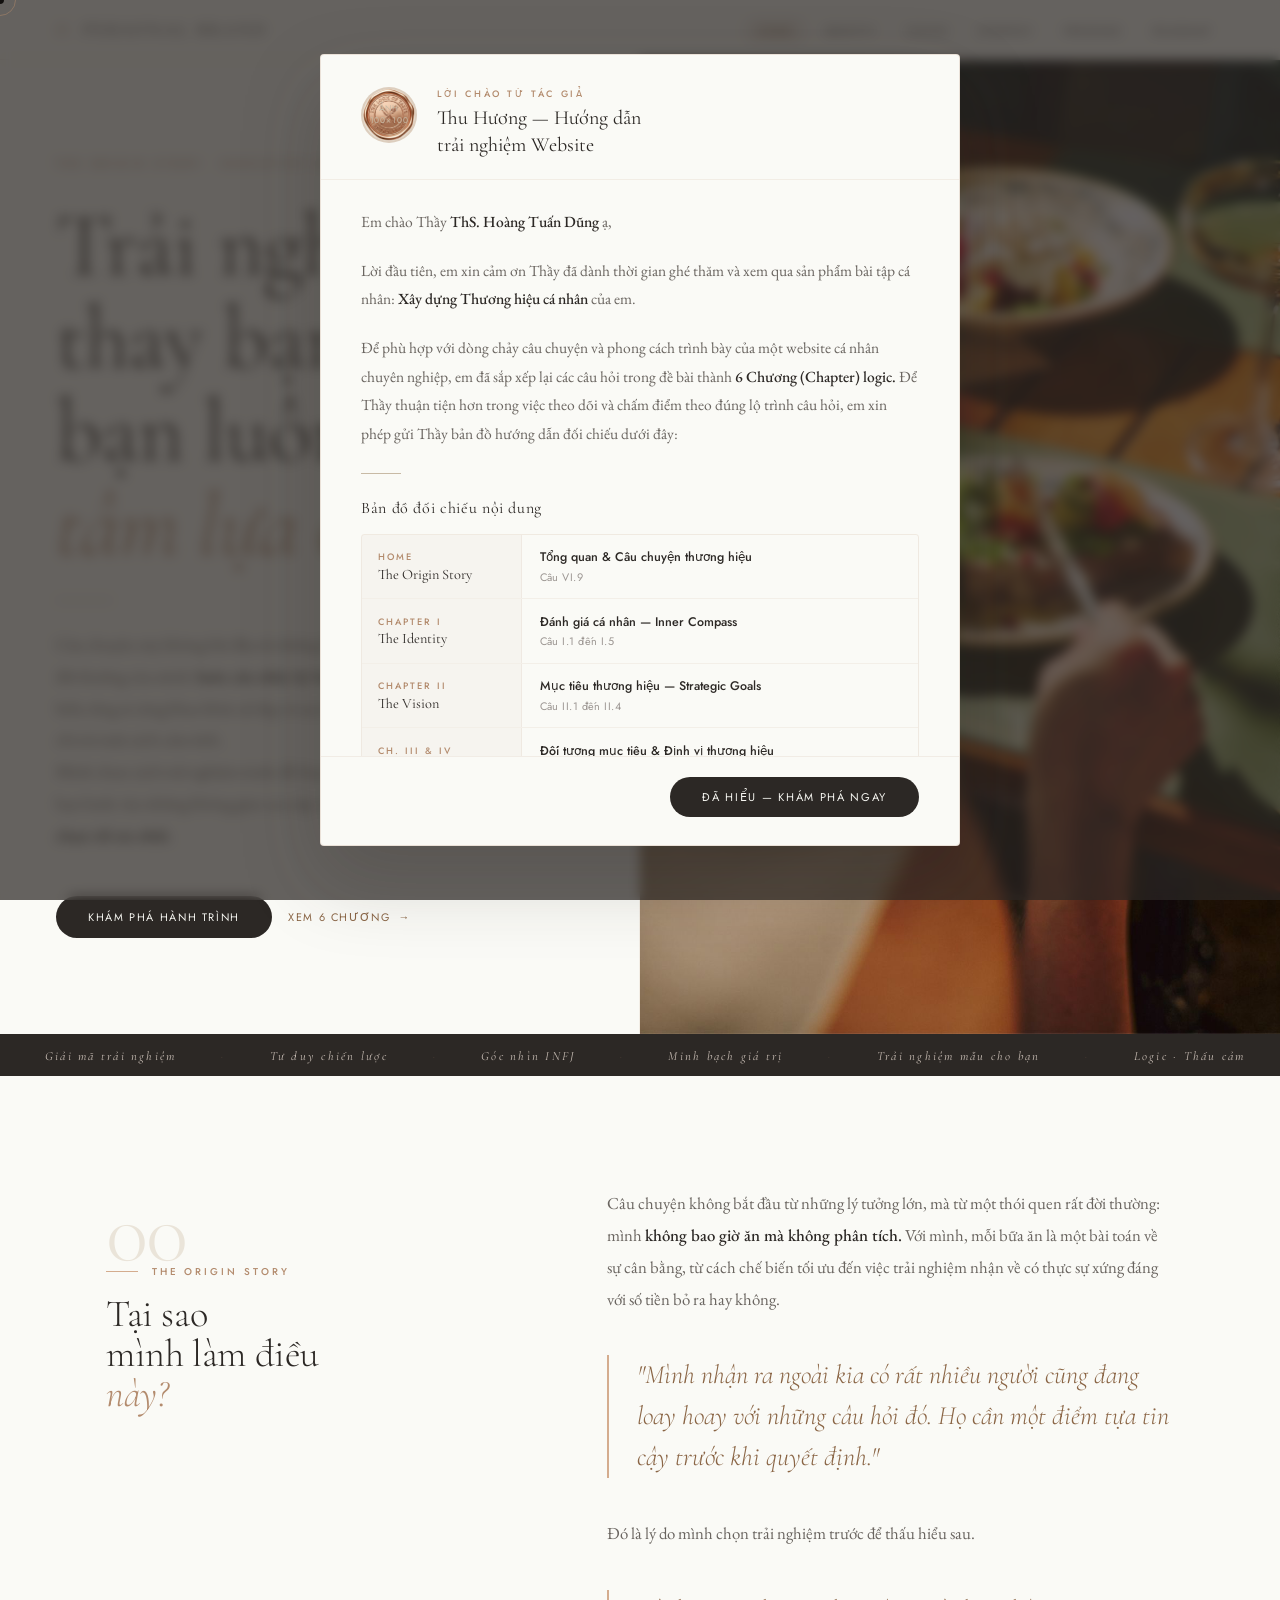
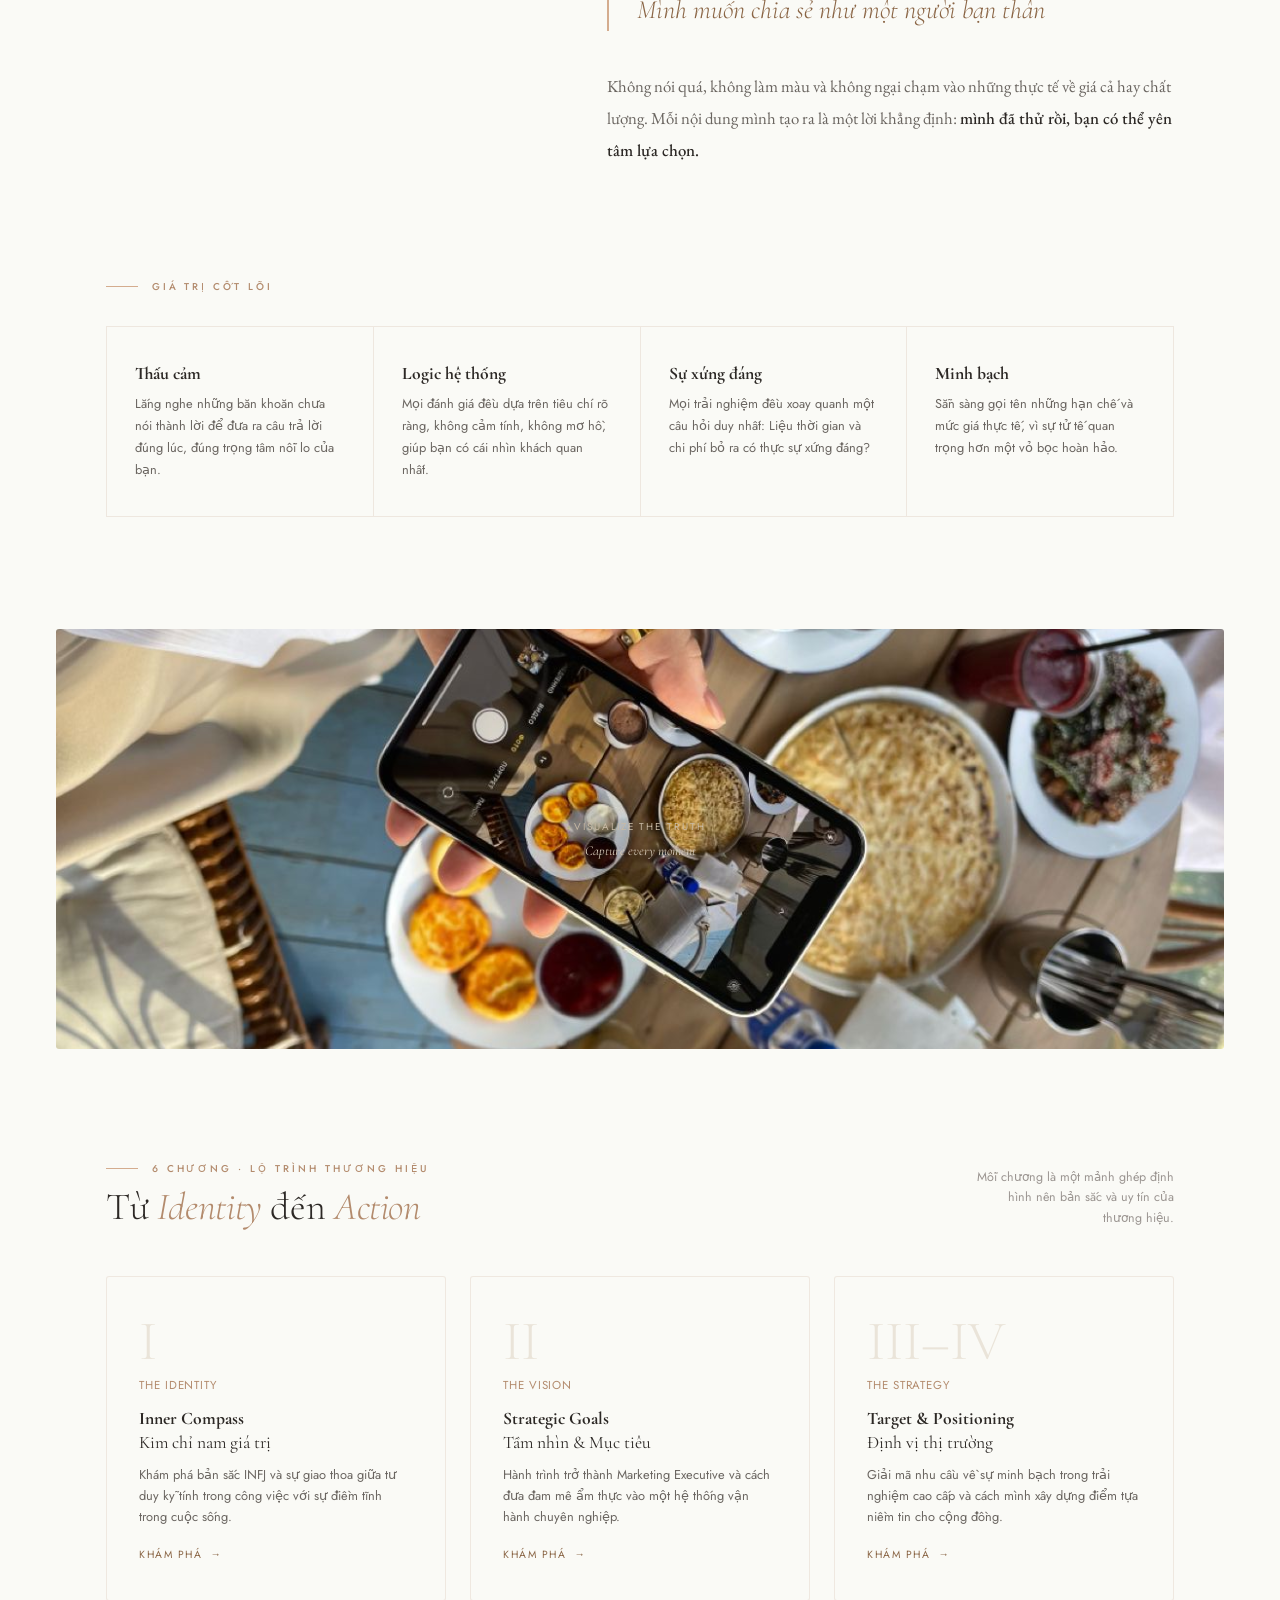
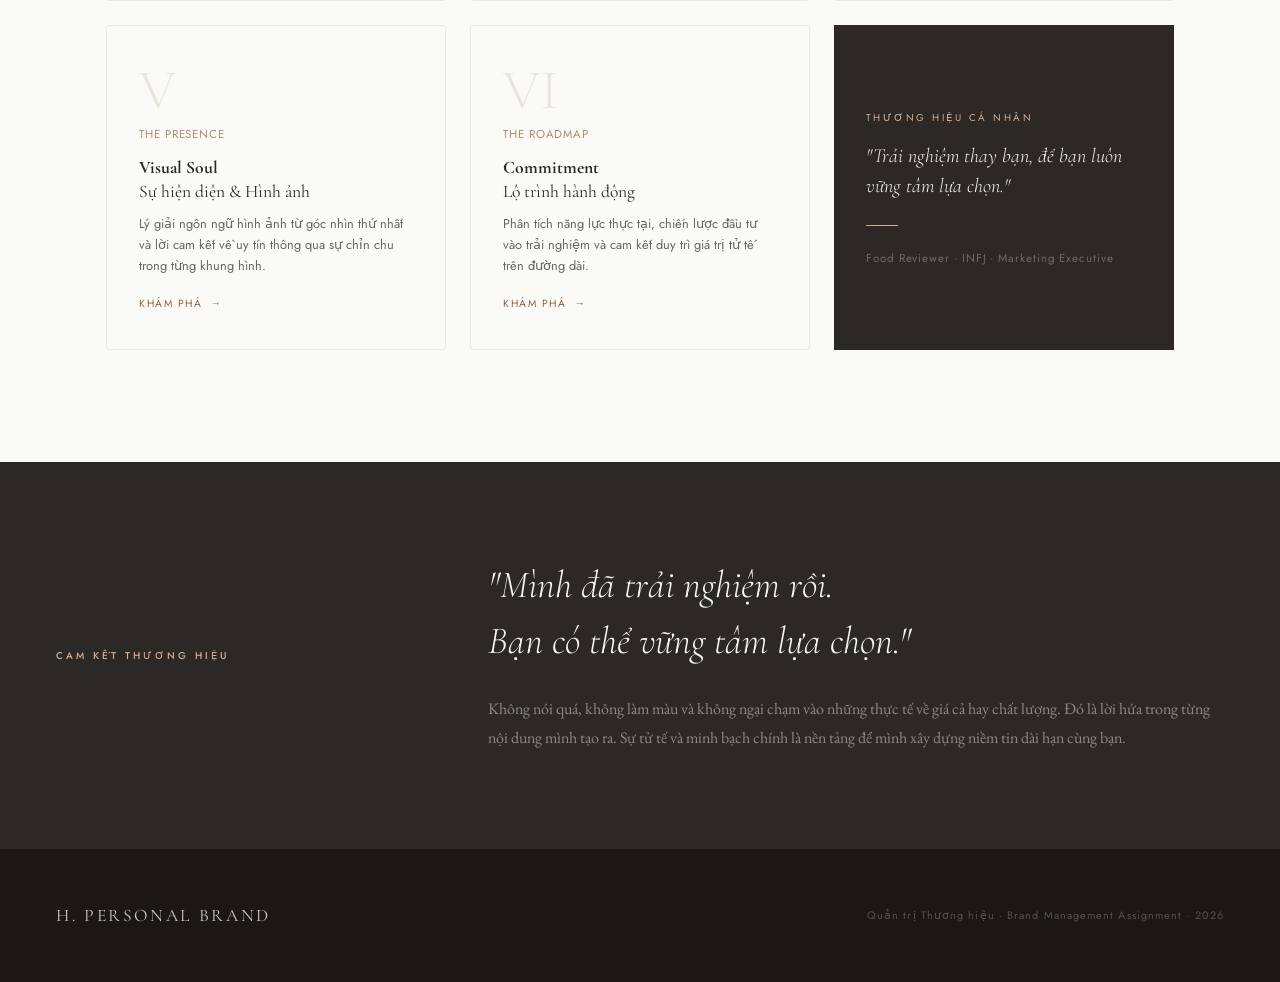
<file: index.html>
<!DOCTYPE html>
<html lang="vi">
<head>
<meta charset="UTF-8">
<meta name="viewport" content="width=device-width, initial-scale=1.0">
<title>Home — The Origin Story · Huong's Personal Brand</title>
<link rel="stylesheet" href="style.css">
<style>
/* ── HERO ─────────────────────────────────────────── */
.hero {
  min-height: 100vh;
  display: grid; grid-template-columns: 1fr 1fr;
  padding-top: 60px;
}
.hero-left {
  display: flex; flex-direction: column; justify-content: center;
  padding: 6rem 4rem 6rem 3.5rem;
  border-right: 1px solid rgba(179,139,109,0.12);
}
.hero-right { position: relative; overflow: hidden; background: var(--beige); }
.hero-right .img-wrap { width: 100%; height: 100%; }

.hero-eyebrow {
  font-size: 0.62rem; letter-spacing: 0.35em; text-transform: uppercase;
  color: var(--accent); font-weight: 500; margin-bottom: 1.75rem;
}
.hero-cta { display: flex; gap: 1rem; align-items: center; margin-top: 2.75rem; flex-wrap: wrap; }

/* ── INTRO SECTION ───────────────────────────────── */
.intro-grid { display: grid; grid-template-columns: 5fr 7fr; gap: 6rem; align-items: start; }
.intro-sticky { position: sticky; top: 5rem; }
.chapter-ref {
  font-family: 'Cormorant Garamond', serif;
  font-size: 5.5rem; font-weight: 300;
  color: var(--beige); line-height: 1;
  margin-bottom: -0.75rem; letter-spacing: -0.02em;
}

/* ── VALUES BAR ──────────────────────────────────── */
.values-bar {
  display: grid; grid-template-columns: repeat(4,1fr);
  border-top: 1px solid rgba(179,139,109,0.16);
  border-left: 1px solid rgba(179,139,109,0.16);
}
.value-cell {
  padding: 2.25rem 1.75rem;
  border-right: 1px solid rgba(179,139,109,0.16);
  border-bottom: 1px solid rgba(179,139,109,0.16);
  transition: background .25s;
}
.value-cell:hover { background: var(--cream); }
.value-title {
  font-family: 'Cormorant Garamond', serif;
  font-size: 1.1rem; font-weight: 400; color: var(--charcoal);
  margin-bottom: 0.6rem;
}
.value-body { font-size: 0.8rem; color: var(--mid); line-height: 1.7; }

/* ── CHAPTERS GRID ───────────────────────────────── */
.chapters-grid {
  display: grid; grid-template-columns: repeat(3,1fr);
  gap: 1.5rem;
}
.ch-card {
  padding: 2.25rem 2rem; text-decoration: none; color: inherit;
  position: relative; overflow: hidden;
  transition: transform .3s, box-shadow .3s;
}
.ch-card::after {
  content: ''; position: absolute; bottom: 0; left: 0; right: 0; height: 2px;
  background: var(--accent); transform: scaleX(0); transform-origin: left;
  transition: transform .35s ease;
}
.ch-card:hover::after { transform: scaleX(1); }
.ch-card:hover { transform: translateY(-4px); box-shadow: 0 18px 52px rgba(44,40,37,0.07); }
.ch-num {
  font-family: 'Cormorant Garamond', serif;
  font-size: 3.5rem; font-weight: 300; color: var(--beige);
  line-height: 1; margin-bottom: 0.5rem;
}
.ch-title {
  font-family: 'Cormorant Garamond', serif;
  font-size: 1.1rem; font-weight: 400; color: var(--charcoal);
  margin-bottom: 0.6rem; line-height: 1.35;
}
.ch-sub { font-size: 0.72rem; letter-spacing: 0.08em; color: var(--accent); text-transform: uppercase; margin-bottom: 0.85rem; }
.ch-desc { font-size: 0.8rem; color: var(--mid); line-height: 1.65; }

/* ── BRAND STATEMENT ─────────────────────────────── */
.brand-stmt {
  background: var(--charcoal);
  padding: 6rem 3.5rem;
  display: grid; grid-template-columns: 1fr 2fr; gap: 4rem; align-items: center;
}
.brand-stmt-label {
  font-size: 0.62rem; letter-spacing: 0.3em; text-transform: uppercase;
  color: var(--accent-light); font-weight: 500;
}
.brand-stmt-quote {
  font-family: 'Cormorant Garamond', serif;
  font-size: clamp(1.6rem, 3vw, 2.4rem);
  font-weight: 300; font-style: italic;
  color: var(--cream); line-height: 1.45;
}
.brand-stmt-sub {
  font-family: 'EB Garamond', serif;
  font-size: 1rem; color: rgba(255,255,255,0.45);
  line-height: 1.85; margin-top: 1.5rem;
}
</style>
</head>
<body>
<div class="cursor"></div>
<div class="cursor-ring"></div>
<div class="page-veil"></div>
<!-- ═══════════════════════════════════════════
     MODAL WELCOME 
     ═══════════════════════════════════════════ -->
<style>
.modal-overlay {
  position: fixed; inset: 0; z-index: 7000;
  background: rgba(44,40,37,0.72);
  backdrop-filter: blur(6px);
  display: flex; align-items: center; justify-content: center;
  padding: 1.5rem;
  opacity: 0; animation: overlayIn .5s ease .2s forwards;
}
@keyframes overlayIn { to { opacity: 1; } }

.modal-box {
  background: var(--warm-white);
  border: 1px solid rgba(179,139,109,0.22);
  border-radius: 4px;
  width: 100%; max-width: 640px;
  max-height: 88vh;
  display: flex; flex-direction: column;
  overflow: hidden;
  transform: translateY(28px); opacity: 0;
  animation: boxIn .55s cubic-bezier(.4,0,.2,1) .35s forwards;
  box-shadow: 0 32px 80px rgba(44,40,37,0.22);
}
@keyframes boxIn { to { transform: translateY(0); opacity: 1; } }

.modal-header {
  padding: 2rem 2.5rem 1.25rem;
  border-bottom: 1px solid rgba(179,139,109,0.12);
  display: flex; align-items: flex-start; gap: 1.25rem;
}
.modal-avatar {
  width: 56px; height: 56px; border-radius: 50%; flex-shrink: 0;
  background: var(--beige); overflow: hidden;
  border: 2px solid rgba(179,139,109,0.25);
  position: relative;
}
.modal-avatar img {
  width: 100%; height: 100%; object-fit: cover; display: block;
}
.modal-avatar-placeholder {
  position: absolute; inset: 0;
  display: flex; align-items: center; justify-content: center;
  font-size: 0.52rem; letter-spacing: 0.1em; text-transform: uppercase;
  color: var(--parchment); text-align: center; line-height: 1.4;
  padding: 4px;
}
.modal-header-text {}
.modal-kicker {
  font-size: 0.58rem; letter-spacing: 0.28em; text-transform: uppercase;
  color: var(--accent); margin-bottom: 0.3rem; font-weight: 500;
}
.modal-title {
  font-family: 'Cormorant Garamond', serif;
  font-size: 1.25rem; font-weight: 400; color: var(--charcoal);
  line-height: 1.35;
}

.modal-body {
  padding: 1.75rem 2.5rem;
  overflow-y: auto;
  flex: 1;
}
.modal-body::-webkit-scrollbar { width: 4px; }
.modal-body::-webkit-scrollbar-track { background: transparent; }
.modal-body::-webkit-scrollbar-thumb { background: var(--sand); border-radius: 2px; }

.modal-greeting {
  font-family: 'EB Garamond', serif;
  font-size: 0.97rem; color: var(--mid); line-height: 1.85;
  margin-bottom: 1.25rem;
}
.modal-greeting strong { color: var(--charcoal); font-weight: 500; }

.modal-divider {
  width: 2.5rem; height: 1px;
  background: var(--parchment); margin: 1.5rem 0;
}

.modal-map-title {
  font-family: 'Cormorant Garamond', serif;
  font-size: 1rem; font-weight: 400; color: var(--charcoal);
  margin-bottom: 1rem; letter-spacing: 0.04em;
}

.modal-map {
  display: flex; flex-direction: column; gap: 0;
  border: 1px solid rgba(179,139,109,0.15);
  border-radius: 3px; overflow: hidden;
}
.modal-map-row {
  display: grid; grid-template-columns: 160px 1fr;
  border-bottom: 1px solid rgba(179,139,109,0.1);
  text-decoration: none;
  transition: background .2s;
}
.modal-map-row:last-child { border: none; }
.modal-map-row:hover { background: var(--cream); }
.modal-map-left {
  padding: 0.85rem 1rem;
  background: rgba(179,139,109,0.05);
  border-right: 1px solid rgba(179,139,109,0.1);
  display: flex; flex-direction: column; justify-content: center;
}
.modal-map-chapter {
  font-size: 0.58rem; letter-spacing: 0.22em; text-transform: uppercase;
  color: var(--accent); font-weight: 500;
}
.modal-map-page {
  font-family: 'Cormorant Garamond', serif;
  font-size: 0.9rem; color: var(--charcoal); margin-top: 0.15rem;
}
.modal-map-right {
  padding: 0.85rem 1.1rem;
  display: flex; flex-direction: column; justify-content: center;
}
.modal-map-topic {
  font-size: 0.78rem; color: var(--charcoal); font-weight: 500;
  margin-bottom: 0.15rem;
}
.modal-map-ref {
  font-size: 0.68rem; color: var(--muted); letter-spacing: 0.04em;
}

.modal-closing {
  font-family: 'EB Garamond', serif;
  font-size: 0.95rem; color: var(--mid); line-height: 1.85;
  margin-top: 1.25rem; font-style: italic;
}

.modal-footer {
  padding: 1.25rem 2.5rem 1.75rem;
  border-top: 1px solid rgba(179,139,109,0.12);
  display: flex; justify-content: flex-end;
}
.modal-btn {
  background: var(--charcoal); color: var(--cream);
  border: none; border-radius: 30px;
  padding: 0.75rem 2rem;
  font-family: 'Jost', sans-serif;
  font-size: 0.7rem; letter-spacing: 0.15em; text-transform: uppercase;
  cursor: pointer;
  transition: background .2s, transform .15s;
}
.modal-btn:hover { background: var(--accent-deep); transform: translateY(-1px); }
</style>

<div class="modal-overlay" id="welcomeModal" role="dialog" aria-modal="true" aria-labelledby="modalTitle">
  <div class="modal-box">

    <div class="modal-header">
      <div class="modal-avatar">
        <!-- Thay src="" bằng đường dẫn ảnh chân dung của em (100×100px, hình tròn) -->
        <img src="./assets/welcome_card.png" alt="Thu Hương" width="100" height="100" onerror="this.style.display='none'">
        <div class="modal-avatar-placeholder">Ảnh<br>100×100</div>
      </div>
      <div class="modal-header-text">
        <p class="modal-kicker">Lời chào từ tác giả</p>
        <h2 class="modal-title" id="modalTitle">
          Thu Hương — Hướng dẫn<br>trải nghiệm Website
        </h2>
      </div>
    </div>

    <div class="modal-body">
      <p class="modal-greeting">
        Em chào Thầy <strong>ThS. Hoàng Tuấn Dũng</strong> ạ,
      </p>
      <p class="modal-greeting">
        Lời đầu tiên, em xin cảm ơn Thầy đã dành thời gian ghé thăm và xem qua sản phẩm
        bài tập cá nhân: <strong>Xây dựng Thương hiệu cá nhân</strong> của em.
      </p>
      <p class="modal-greeting">
        Để phù hợp với dòng chảy câu chuyện và phong cách trình bày của một website cá nhân
        chuyên nghiệp, em đã sắp xếp lại các câu hỏi trong đề bài thành <strong>6 Chương (Chapter) logic.</strong>
        Để Thầy thuận tiện hơn trong việc theo dõi và chấm điểm theo đúng lộ trình câu hỏi,
        em xin phép gửi Thầy bản đồ hướng dẫn đối chiếu dưới đây:
      </p>

      <div class="modal-divider"></div>
      <p class="modal-map-title">Bản đồ đối chiếu nội dung</p>

      <div class="modal-map">
        <a href="index.html" class="modal-map-row">
          <div class="modal-map-left">
            <span class="modal-map-chapter">Home</span>
            <span class="modal-map-page">The Origin Story</span>
          </div>
          <div class="modal-map-right">
            <span class="modal-map-topic">Tổng quan & Câu chuyện thương hiệu</span>
            <span class="modal-map-ref">Câu VI.9</span>
          </div>
        </a>
        <a href="identity.html" class="modal-map-row">
          <div class="modal-map-left">
            <span class="modal-map-chapter">Chapter I</span>
            <span class="modal-map-page">The Identity</span>
          </div>
          <div class="modal-map-right">
            <span class="modal-map-topic">Đánh giá cá nhân — Inner Compass</span>
            <span class="modal-map-ref">Câu I.1 đến I.5</span>
          </div>
        </a>
        <a href="vision.html" class="modal-map-row">
          <div class="modal-map-left">
            <span class="modal-map-chapter">Chapter II</span>
            <span class="modal-map-page">The Vision</span>
          </div>
          <div class="modal-map-right">
            <span class="modal-map-topic">Mục tiêu thương hiệu — Strategic Goals</span>
            <span class="modal-map-ref">Câu II.1 đến II.4</span>
          </div>
        </a>
        <a href="strategy.html" class="modal-map-row">
          <div class="modal-map-left">
            <span class="modal-map-chapter">Ch. III & IV</span>
            <span class="modal-map-page">The Strategy</span>
          </div>
          <div class="modal-map-right">
            <span class="modal-map-topic">Đối tượng mục tiêu & Định vị thương hiệu</span>
            <span class="modal-map-ref">Câu III.1–III.4 & IV.1–IV.4</span>
          </div>
        </a>
        <a href="presence.html" class="modal-map-row">
          <div class="modal-map-left">
            <span class="modal-map-chapter">Chapter V</span>
            <span class="modal-map-page">The Presence</span>
          </div>
          <div class="modal-map-right">
            <span class="modal-map-topic">Nhận diện & Hình ảnh thương hiệu</span>
            <span class="modal-map-ref">Câu V.1 đến V.4</span>
          </div>
        </a>
        <a href="roadmap.html" class="modal-map-row">
          <div class="modal-map-left">
            <span class="modal-map-chapter">Chapter VI</span>
            <span class="modal-map-page">The Roadmap</span>
          </div>
          <div class="modal-map-right">
            <span class="modal-map-topic">Phân tích năng lực & Lộ trình hành động</span>
            <span class="modal-map-ref">Câu VI.1 đến VI.8</span>
          </div>
        </a>
      </div>

      <p class="modal-closing">
        Em hy vọng cách trình bày này sẽ mang lại cho Thầy một trải nghiệm mới mẻ
        và thấy được sự đầu tư nghiêm túc của em đối với bộ môn Quản trị thương hiệu.
        Em cảm ơn Thầy và chúc Thầy có một ngày làm việc hiệu quả ạ!
      </p>
    </div>

    <div class="modal-footer">
      <button class="modal-btn" onclick="closeModal()" id="modalCloseBtn">
        Đã hiểu — Khám phá ngay
      </button>
    </div>

  </div>
</div>
<!-- ═══════════════════════════════════════════ FIN MODAL -->
<nav>
  <a href="index.html" class="nav-logo"><em>H.</em> Personal Brand</a>
  <ul class="nav-links">
    <li><a href="index.html">Home</a></li>
    <li><a href="identity.html">Identity</a></li>
    <li><a href="vision.html">Vision</a></li>
    <li><a href="strategy.html">Strategy</a></li>
    <li><a href="presence.html">Presence</a></li>
    <li><a href="roadmap.html">Roadmap</a></li>
  </ul>
</nav>

<section class="hero">
  <div class="hero-left">
    <p class="hero-eyebrow fade-up">The Origin Story · Executive Summary</p>
    <h1 class="display display-xl fade-up d2">
      Trải nghiệm<br>thay bạn, để<br>bạn luôn <em>vững<br>tâm lựa chọn.</em>
    </h1>
    <div class="rule fade-up d3"></div>
    <p class="body-serif fade-up d3" style="max-width:480px;">
      Câu chuyện này không bắt đầu từ những lý tưởng xa vời, mà từ thói quen đời thường của mình: <strong>luôn cân nhắc kỹ lưỡng về giá trị nhận lại</strong>. Mình hiểu rằng ai cũng khao khát cái đẹp và sự chỉn chu, nhưng không ai muốn chi trả một cách cảm tính.
    </p>
    <p class="body-serif fade-up d3" style="max-width:480px;"> 
      Mình chọn cách trải nghiệm trước để thay bạn giải mã giá trị thực sự. Giúp bạn bước vào những không gian cao cấp với tâm thế vững vàng và <strong>sự lựa chọn tối ưu nhất</strong>.
    </p>
    <div class="hero-cta fade-up d4">
      <a href="identity.html" class="btn btn-dark">Khám phá hành trình</a>
      <a href="#chapters" class="btn btn-text">Xem 6 chương</a>
    </div>
  </div>
  <div class="hero-right">
    <div class="img-wrap" style="height:100%;">
      <img src="./assets/hero.jpg" alt="Hero visual — close-up bàn tay và món ăn, phong cách editorial" width="960" height="1080">
      <div class="img-placeholder">
        <p class="img-placeholder-label">Thu Huong</p>
        <p class="img-placeholder-size">since 2026</p>
      </div>
    </div>
  </div>
</section>

<div class="marquee-bar">
  <div class="marquee-inner">
    <span>Giải mã trải nghiệm</span><span class="sep">·</span>
    <span>Tư duy chiến lược</span><span class="sep">·</span>
    <span>Góc nhìn INFJ</span><span class="sep">·</span>
    <span>Minh bạch giá trị</span><span class="sep">·</span>
    <span>Trải nghiệm mẫu cho bạn</span><span class="sep">·</span>
    <span>Logic · Thấu cảm</span><span class="sep">·</span>
    <span>Tử tế Tận tâm</span><span class="sep">·</span>
    
    <span>Giải mã trải nghiệm</span><span class="sep">·</span>
    <span>Tư duy chiến lược</span><span class="sep">·</span>
    <span>Góc nhìn INFJ</span><span class="sep">·</span>
    <span>Minh bạch giá trị</span><span class="sep">·</span>
    <span>Trải nghiệm mẫu cho bạn</span><span class="sep">·</span>
    <span>Logic · Thấu cảm</span><span class="sep">·</span>
    <span>Tử tế Tận tâm</span><span class="sep">·</span>
  </div>
</div>

<section class="section">
  <div class="container">
    <div class="intro-grid">
      <div class="intro-sticky">
        <p class="chapter-ref">00</p>
        <p class="label fade-up">The Origin Story</p>
        <h2 class="display display-md fade-up d1" style="margin-top:1rem;">
          Tại sao<br>mình làm điều<br><em>này?</em>
        </h2>
      </div>
      <div>
        <p class="body-serif fade-up">
          Câu chuyện không bắt đầu từ những lý tưởng lớn, mà từ một thói quen rất đời thường: mình <strong>không bao giờ ăn mà không phân tích.</strong> Với mình, mỗi bữa ăn là một bài toán về sự cân bằng, từ cách chế biến tối ưu đến việc trải nghiệm nhận về có thực sự xứng đáng với số tiền bỏ ra hay không.
        </p>
        <div class="pull-quote fade-up d1">
          "Mình nhận ra ngoài kia có rất nhiều người cũng đang loay hoay với những câu hỏi đó. Họ cần một điểm tựa tin cậy trước khi quyết định."
        </div>
        <p class="body-serif fade-up d2">
          Đó là lý do mình chọn trải nghiệm trước để thấu hiểu sau.   </p>
   
            <div class="pull-quote fade-up d1">
          Mình muốn chia sẻ như một người bạn thân
          </div>
            <p class="body-serif fade-up d2">
          Không nói quá, không làm màu và không ngại chạm vào những thực tế về giá cả hay chất lượng. 
          Mỗi nội dung mình tạo ra là một lời khẳng định: <strong>mình đã thử rồi, bạn có thể yên tâm lựa chọn.</strong>
        </p>
      </div>
    </div>
  </div>
</section>

<section style="padding: 0 0 7rem;">
  <div class="container">
    <p class="label fade-up" style="margin-bottom:2rem;">Giá trị cốt lõi</p>
    <div class="values-bar fade-up d1">
      <div class="value-cell">
        <p class="value-title"><strong>Thấu cảm</strong></p>
        <p class="value-body">Lắng nghe những băn khoăn chưa nói thành lời để đưa ra câu trả lời đúng lúc, đúng trọng tâm nỗi lo của bạn.</p>
      </div>
      <div class="value-cell">
        <p class="value-title"><strong>Logic hệ thống</strong></p>
        <p class="value-body">Mọi đánh giá đều dựa trên tiêu chí rõ ràng, không cảm tính, không mơ hồ, giúp bạn có cái nhìn khách quan nhất.</p>
      </div>
      <div class="value-cell">
        <p class="value-title"><strong>Sự xứng đáng</strong></p>
        <p class="value-body">Mọi trải nghiệm đều xoay quanh một câu hỏi duy nhất: Liệu thời gian và chi phí bỏ ra có thực sự xứng đáng?</p>
      </div>
      <div class="value-cell">
        <p class="value-title"><strong>Minh bạch</strong></p>
        <p class="value-body">Sẵn sàng gọi tên những hạn chế và mức giá thực tế, vì sự tử tế quan trọng hơn một vỏ bọc hoàn hảo.</p>
      </div>
    </div>
  </div>
</section>

<!-- VISUAL BREAK ─────────────────────────────── -->
<div style="padding: 0 3.5rem;">
  <div class="img-wrap" style="height: 420px; border-radius: 3px;">
    <img src="./assets/index_back.jpg" alt="Visual break — cảnh quay ngang không gian nhà hàng cao cấp, tông màu ấm" width="1920" height="840" >
    <div class="img-placeholder">
      <p class="img-placeholder-label">Visualize the Truth</p>
      <p class="img-placeholder-size">Capture every moment</p>
    </div>
  </div>
</div>

<section class="section" id="chapters">
  <div class="container">
    <div style="display:flex; justify-content:space-between; align-items:flex-end; margin-bottom:3rem;">
      <div>
        <p class="label fade-up">6 Chương · Lộ trình thương hiệu</p>
        <h2 class="display display-md fade-up d1" style="margin-top:0.75rem;">
          Từ <em>Identity</em> đến <em>Action</em>
        </h2>
      </div>
      <p style="font-size:0.78rem; color:var(--muted); max-width:200px; text-align:right; line-height:1.65;" class="fade-up d2">
        Mỗi chương là một mảnh ghép định hình nên bản sắc và uy tín của thương hiệu.
      </p>
    </div>
    <div class="chapters-grid">
      <a href="identity.html" class="ch-card card-base">
        <p class="ch-num">I</p>
        <p class="ch-sub">The Identity</p>
        <h3 class="ch-title"><strong>Inner Compass</strong><br>Kim chỉ nam giá trị</h3>
        <p class="ch-desc">Khám phá bản sắc INFJ và sự giao thoa giữa tư duy kỹ tính trong công việc với sự điềm tĩnh trong cuộc sống.</p>
        <p class="btn btn-text" style="margin-top:1.25rem; font-size:0.65rem;">Khám phá</p>
      </a>
      <a href="vision.html" class="ch-card card-base">
        <p class="ch-num">II</p>
        <p class="ch-sub">The Vision</p>
        <h3 class="ch-title"><strong>Strategic Goals</strong><br>Tầm nhìn & Mục tiêu</h3>
        <p class="ch-desc">Hành trình trở thành Marketing Executive và cách đưa đam mê ẩm thực vào một hệ thống vận hành chuyên nghiệp.</p>
        <p class="btn btn-text" style="margin-top:1.25rem; font-size:0.65rem;">Khám phá</p>
      </a>
      <a href="strategy.html" class="ch-card card-base">
        <p class="ch-num">III–IV</p>
        <p class="ch-sub">The Strategy</p>
        <h3 class="ch-title"><strong>Target & Positioning</strong><br>Định vị thị trường</h3>
        <p class="ch-desc">Giải mã nhu cầu về sự minh bạch trong trải nghiệm cao cấp và cách mình xây dựng điểm tựa niềm tin cho cộng đồng.</p>
        <p class="btn btn-text" style="margin-top:1.25rem; font-size:0.65rem;">Khám phá</p>
      </a>
      <a href="presence.html" class="ch-card card-base">
        <p class="ch-num">V</p>
        <p class="ch-sub">The Presence</p>
        <h3 class="ch-title"><strong>Visual Soul</strong><br>Sự hiện diện & Hình ảnh</h3>
        <p class="ch-desc">Lý giải ngôn ngữ hình ảnh từ góc nhìn thứ nhất và lời cam kết về uy tín thông qua sự chỉn chu trong từng khung hình.</p>
        <p class="btn btn-text" style="margin-top:1.25rem; font-size:0.65rem;">Khám phá</p>
      </a>
      <a href="roadmap.html" class="ch-card card-base">
        <p class="ch-num">VI</p>
        <p class="ch-sub">The Roadmap</p>
        <h3 class="ch-title"><strong>Commitment</strong><br>Lộ trình hành động</h3>
        <p class="ch-desc">Phân tích năng lực thực tại, chiến lược đầu tư vào trải nghiệm và cam kết duy trì giá trị tử tế trên đường dài.</p>
        <p class="btn btn-text" style="margin-top:1.25rem; font-size:0.65rem;">Khám phá</p>
      </a>
      <div class="ch-card card-dark" style="display:flex; flex-direction:column; justify-content:center; padding:2.5rem 2rem; cursor:default;">
        <p style="font-size:0.62rem; letter-spacing:0.25em; text-transform:uppercase; color:var(--accent-light); margin-bottom:1rem;">Thương hiệu cá nhân</p>
        <p style="font-family:'Cormorant Garamond',serif; font-size:1.25rem; font-style:italic; font-weight:300; color:var(--cream); line-height:1.5;">
          "Trải nghiệm thay bạn, để bạn luôn vững tâm lựa chọn."
        </p>
        <div style="width:2rem; height:1px; background:var(--accent-light); margin:1.5rem 0;"></div>
        <p style="font-size:0.72rem; color:rgba(255,255,255,0.3); letter-spacing:0.08em;">Food Reviewer · INFJ · Marketing Executive</p>
      </div>
    </div>
  </div>
</section>

<div class="brand-stmt">
  <p class="brand-stmt-label fade-up">Cam kết thương hiệu</p>
  <div>
    <p class="brand-stmt-quote fade-up d1">
      "Mình đã trải nghiệm rồi.<br>Bạn có thể vững tâm lựa chọn."
    </p>
    <p class="brand-stmt-sub fade-up d2">
      Không nói quá, không làm màu và không ngại chạm vào những thực tế về giá cả hay chất lượng. 
      Đó là lời hứa trong từng nội dung mình tạo ra. Sự tử tế và minh bạch chính là nền tảng để mình xây dựng niềm tin dài hạn cùng bạn.
    </p>
  </div>
</div>

<footer>
  <span class="footer-logo">H. Personal Brand</span>
  <span class="footer-copy">Quản trị Thương hiệu · Brand Management Assignment · 2026</span>
</footer>

<script src="script.js"></script>
</body>
</html>
</file>
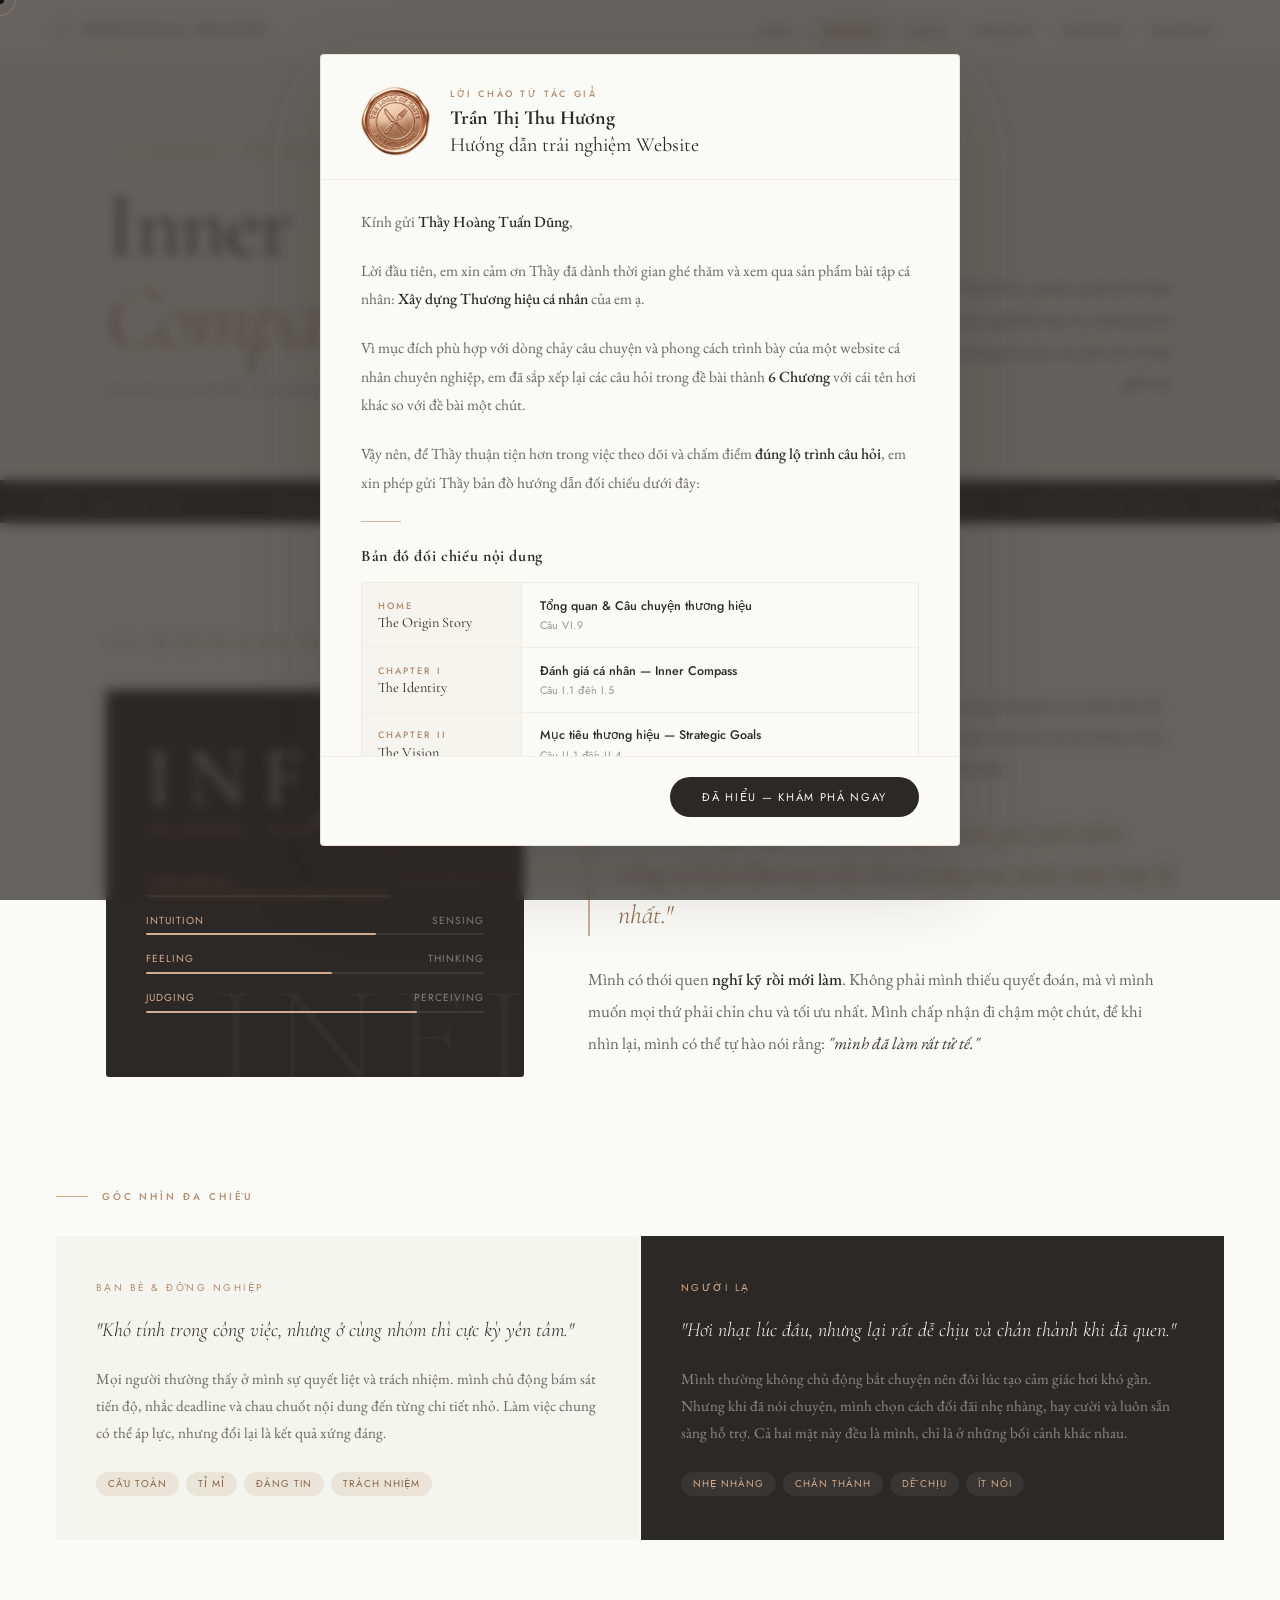
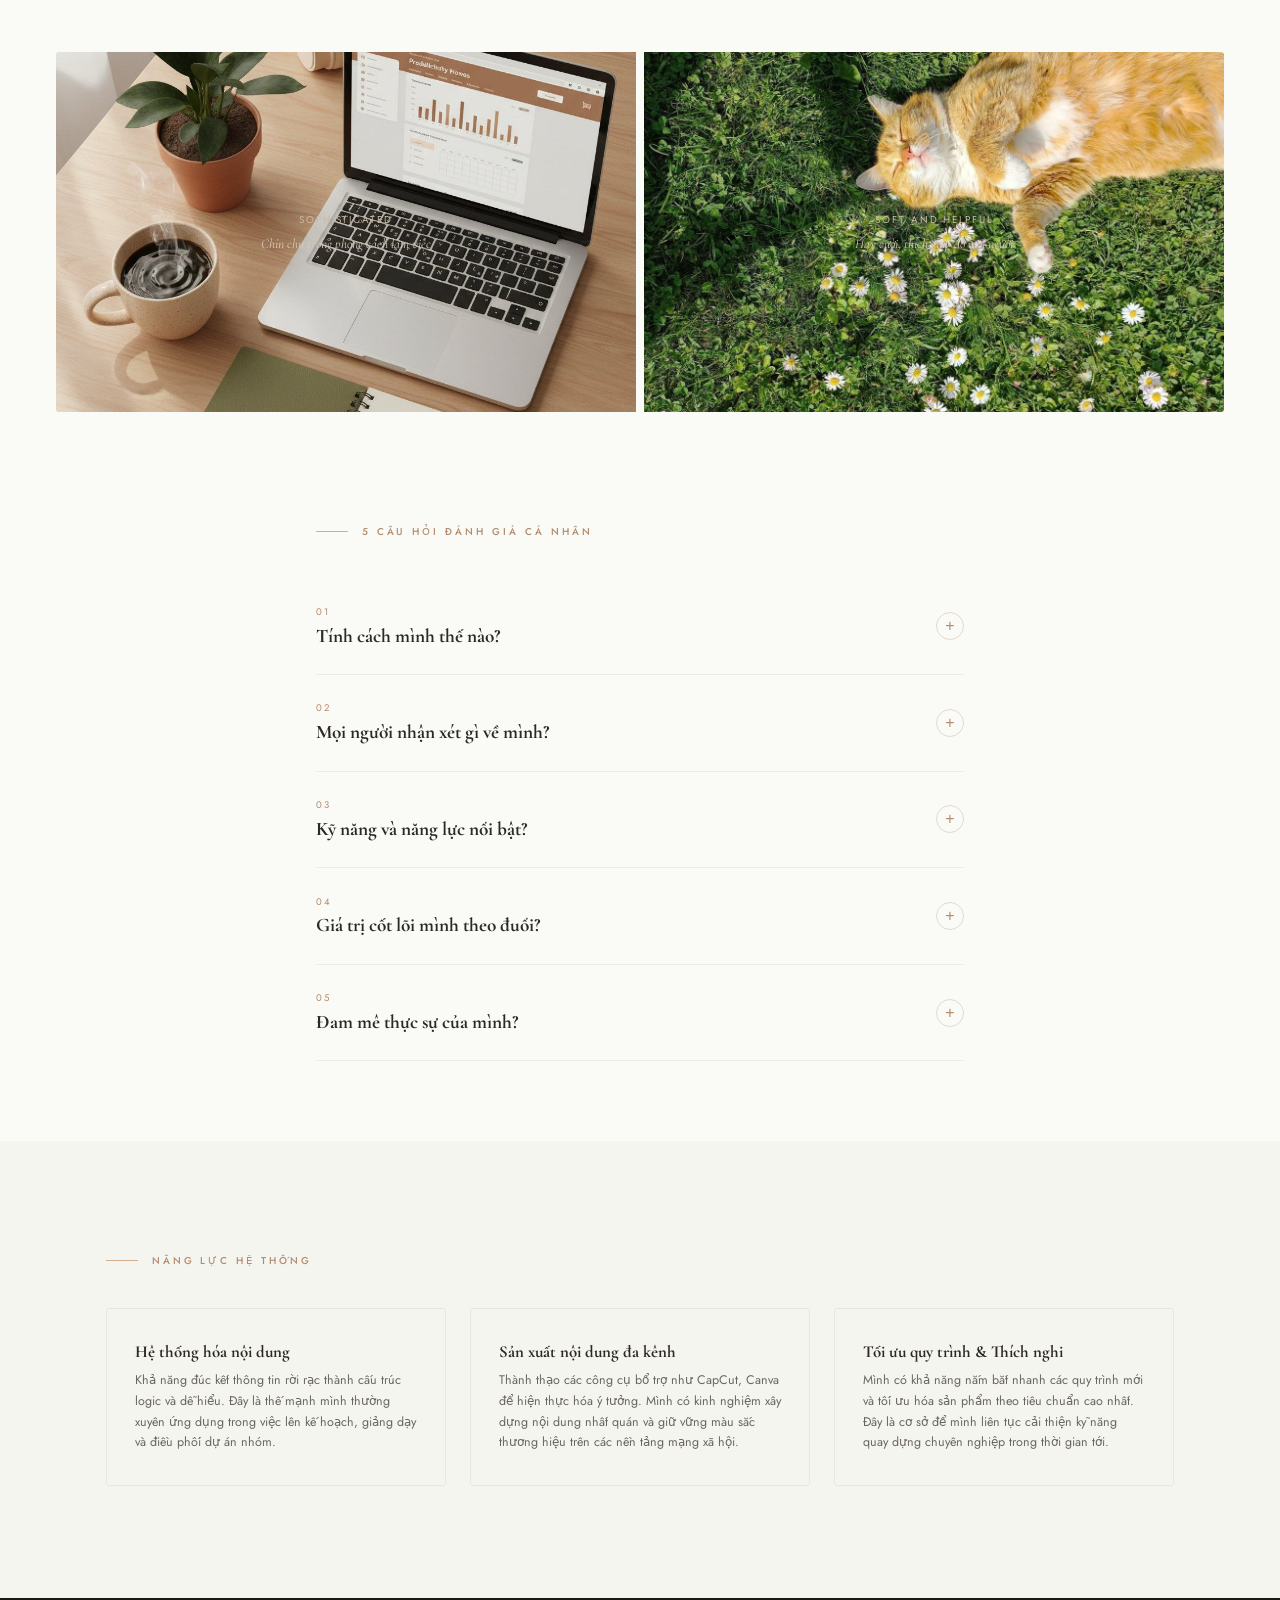
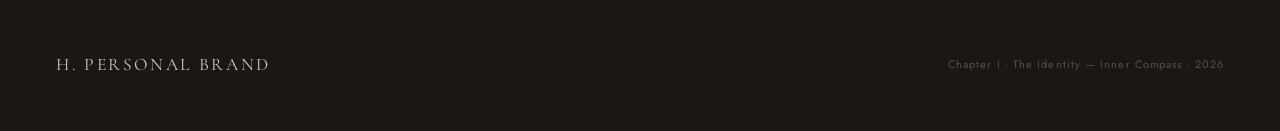
<file: identity.html>
<!DOCTYPE html>
<html lang="vi">
<head>
<meta charset="UTF-8">
<meta name="viewport" content="width=device-width, initial-scale=1.0">
<title>Ch. I — The Identity · Inner Compass</title>
<link rel="stylesheet" href="style.css">
<style>
.page-hero { padding: 9rem 0 5rem; background: var(--cream); border-bottom: 1px solid rgba(179,139,109,0.14); }
.hero-inner { display: flex; justify-content: space-between; align-items: flex-end; gap: 3rem; }

/* MBTI */
.mbti-card {
  background: var(--charcoal); border-radius: 3px;
  padding: 3rem 2.5rem; position: relative; overflow: hidden;
}
.mbti-bg {
  position: absolute; bottom: -2rem; right: -1rem;
  font-family: 'Cormorant Garamond', serif;
  font-size: 9rem; font-weight: 300; letter-spacing: 0.1em;
  color: rgba(255,255,255,0.03); line-height: 1; pointer-events: none;
}
.mbti-type {
  font-family: 'Cormorant Garamond', serif;
  font-size: 5rem; font-weight: 300; color: var(--cream);
  letter-spacing: 0.2em; line-height: 1; margin-bottom: 0.35rem;
}
.mbti-name { font-size: 0.65rem; letter-spacing: 0.25em; text-transform: uppercase; color: var(--accent-light); margin-bottom: 2.25rem; }
.bar-row { margin-bottom: 1rem; }
.bar-labels { display: flex; justify-content: space-between; margin-bottom: 0.35rem; }
.bar-labels span { font-size: 0.64rem; letter-spacing: 0.1em; text-transform: uppercase; color: rgba(255,255,255,0.4); }
.bar-labels span:first-child { color: var(--accent-light); }
.bar-track { height: 2px; background: rgba(255,255,255,0.08); border-radius: 1px; }
.bar-fill {
  height: 100%; background: var(--accent-light); border-radius: 1px;
  transform: scaleX(0); transform-origin: left;
  animation: grow 1.4s cubic-bezier(.4,0,.2,1) forwards;
  animation-delay: var(--d, 0.3s);
}
@keyframes grow { to { transform: scaleX(1); } }

/* CONTRAST CARDS */
.contrast-pair { display: grid; grid-template-columns: 1fr 1fr; gap: 2px; }
.contrast-item { padding: 2.75rem 2.5rem; }
.contrast-item.light { background: var(--cream); }
.contrast-item.dark  { background: var(--charcoal); }
.contrast-kicker { font-size: 0.62rem; letter-spacing: 0.25em; text-transform: uppercase; margin-bottom: 1.25rem; }
.contrast-item.light .contrast-kicker { color: var(--accent); }
.contrast-item.dark  .contrast-kicker { color: var(--accent-light); }
.contrast-headline {
  font-family: 'Cormorant Garamond', serif;
  font-size: 1.25rem; font-style: italic; font-weight: 300;
  line-height: 1.55; margin-bottom: 1.25rem;
}
.contrast-item.light .contrast-headline { color: var(--charcoal); }
.contrast-item.dark  .contrast-headline { color: var(--cream); }
.contrast-body { font-family: 'EB Garamond', serif; font-size: 0.95rem; line-height: 1.8; }
.contrast-item.light .contrast-body { color: var(--mid); }
.contrast-item.dark  .contrast-body { color: rgba(255,255,255,0.45); }
.tag-row { display: flex; flex-wrap: wrap; gap: 0.45rem; margin-top: 1.5rem; }
.tag {
  font-size: 0.62rem; letter-spacing: 0.1em; text-transform: uppercase;
  padding: 0.28rem 0.75rem; border-radius: 20px;
}
.tag-warm { background: var(--beige); color: var(--accent-deep); }
.tag-ghost { background: rgba(255,255,255,0.06); color: var(--accent-light); }

/* ACCORDION */
.acc-item { border-bottom: 1px solid rgba(179,139,109,0.14); }
.acc-header {
  display: flex; justify-content: space-between; align-items: center;
  padding: 1.65rem 0; cursor: pointer;
  transition: color .2s;
}
.acc-header:hover .acc-title { color: var(--accent-deep); }
.acc-left {}
.acc-num { font-size: 0.6rem; letter-spacing: 0.25em; text-transform: uppercase; color: var(--accent); margin-bottom: 0.3rem; }
.acc-title {
  font-family: 'Cormorant Garamond', serif;
  font-size: 1.2rem; font-weight: 400; color: var(--charcoal);
  transition: color .2s;
}
.acc-toggle {
  width: 28px; height: 28px; border-radius: 50%;
  border: 1px solid rgba(179,139,109,0.3);
  display: flex; align-items: center; justify-content: center;
  font-size: 1rem; color: var(--accent); flex-shrink: 0;
  background: transparent; cursor: none;
  transition: background .2s, transform .3s;
}
.acc-item.open .acc-toggle { transform: rotate(45deg); background: var(--accent); color: white; border-color: var(--accent); }
.acc-body { max-height: 0; overflow: hidden; transition: max-height .5s ease; }
.acc-item.open .acc-body { max-height: 800px; }
.acc-content { padding-bottom: 1.75rem; }
.acc-content p {
  font-family: 'EB Garamond', serif; font-size: 1.02rem;
  color: var(--mid); line-height: 1.88; margin-bottom: 0.9rem;
}
.acc-content p strong { color: var(--charcoal); font-weight: 500; }

/* SKILLS GRID */
.skills-grid { display: grid; grid-template-columns: repeat(3,1fr); gap: 1.5rem; }
.skill-item {
  padding: 2rem 1.75rem;
  border: 1px solid rgba(179,139,109,0.14); border-radius: 3px;
  transition: background .25s, transform .25s;
}
.skill-item:hover { background: var(--cream); transform: translateY(-3px); }
.skill-name {
  font-family: 'Cormorant Garamond', serif;
  font-size: 1.05rem; font-weight: 400; color: var(--charcoal);
  margin-bottom: 0.5rem;
}
.skill-desc { font-size: 0.78rem; color: var(--mid); line-height: 1.65; }
</style>
</head>
<body>
<div class="cursor"></div><div class="cursor-ring"></div><div class="page-veil"></div>
<!-- ═══════════════════════════════════════════
     MODAL WELCOME 
     ═══════════════════════════════════════════ -->
<style>
.modal-overlay {
  position: fixed; inset: 0; z-index: 7000;
  background: rgba(44,40,37,0.72);
  backdrop-filter: blur(6px);
  display: flex; align-items: center; justify-content: center;
  padding: 1.5rem;
  opacity: 0; animation: overlayIn .5s ease .2s forwards;
}
@keyframes overlayIn { to { opacity: 1; } }

.modal-box {
  background: var(--warm-white);
  border: 1px solid rgba(179,139,109,0.22);
  border-radius: 4px;
  width: 100%; max-width: 640px;
  max-height: 88vh;
  display: flex; flex-direction: column;
  overflow: hidden;
  transform: translateY(28px); opacity: 0;
  animation: boxIn .55s cubic-bezier(.4,0,.2,1) .35s forwards;
  box-shadow: 0 32px 80px rgba(44,40,37,0.22);
}
@keyframes boxIn { to { transform: translateY(0); opacity: 1; } }

.modal-header {
  padding: 2rem 2.5rem 1.25rem;
  border-bottom: 1px solid rgba(179,139,109,0.12);
  display: flex; align-items: flex-start; gap: 1.25rem;
}
.modal-avatar {
  width: 69px; height: 69px; border-radius: 50%; flex-shrink: 0;
  position: relative;
}
.modal-avatar img {
  width: 100%; height: 100%; object-fit: cover; display: block;
}

.modal-header-text {}
.modal-kicker {
  font-size: 0.58rem; letter-spacing: 0.28em; text-transform: uppercase;
  color: var(--accent); margin-bottom: 0.3rem; font-weight: 500;
}
.modal-title {
  font-family: 'Cormorant Garamond', serif;
  font-size: 1.25rem; font-weight: 400; color: var(--charcoal);
  line-height: 1.35;
}

.modal-body {
  padding: 1.75rem 2.5rem;
  overflow-y: auto;
  flex: 1;
}
.modal-body::-webkit-scrollbar { width: 4px; }
.modal-body::-webkit-scrollbar-track { background: transparent; }
.modal-body::-webkit-scrollbar-thumb { background: var(--sand); border-radius: 2px; }

.modal-greeting {
  font-family: 'EB Garamond', serif;
  font-size: 0.97rem; color: var(--mid); line-height: 1.85;
  margin-bottom: 1.25rem;
}
.modal-greeting strong { color: var(--charcoal); font-weight: 500; }

.modal-divider {
  width: 2.5rem; height: 1px;
  background: var(--parchment); margin: 1.5rem 0;
}

.modal-map-title {
  font-family: 'Cormorant Garamond', serif;
  font-size: 1rem; font-weight: 400; color: var(--charcoal);
  margin-bottom: 1rem; letter-spacing: 0.04em;
}

.modal-map {
  display: flex; flex-direction: column; gap: 0;
  border: 1px solid rgba(179,139,109,0.15);
  border-radius: 3px; overflow: hidden;
}
.modal-map-row {
  display: grid; grid-template-columns: 160px 1fr;
  border-bottom: 1px solid rgba(179,139,109,0.1);
  text-decoration: none;
  transition: background .2s;
}
.modal-map-row:last-child { border: none; }
.modal-map-row:hover { background: var(--cream); }
.modal-map-left {
  padding: 0.85rem 1rem;
  background: rgba(179,139,109,0.05);
  border-right: 1px solid rgba(179,139,109,0.1);
  display: flex; flex-direction: column; justify-content: center;
}
.modal-map-chapter {
  font-size: 0.58rem; letter-spacing: 0.22em; text-transform: uppercase;
  color: var(--accent); font-weight: 500;
}
.modal-map-page {
  font-family: 'Cormorant Garamond', serif;
  font-size: 0.9rem; color: var(--charcoal); margin-top: 0.15rem;
}
.modal-map-right {
  padding: 0.85rem 1.1rem;
  display: flex; flex-direction: column; justify-content: center;
}
.modal-map-topic {
  font-size: 0.78rem; color: var(--charcoal); font-weight: 500;
  margin-bottom: 0.15rem;
}
.modal-map-ref {
  font-size: 0.68rem; color: var(--muted); letter-spacing: 0.04em;
}

.modal-closing {
  font-family: 'EB Garamond', serif;
  font-size: 0.95rem; color: var(--mid); line-height: 1.85;
  margin-top: 1.25rem; font-style: italic;
}

.modal-footer {
  padding: 1.25rem 2.5rem 1.75rem;
  border-top: 1px solid rgba(179,139,109,0.12);
  display: flex; justify-content: flex-end;
}
.modal-btn {
  background: var(--charcoal); color: var(--cream);
  border: none; border-radius: 30px;
  padding: 0.75rem 2rem;
  font-family: 'Jost', sans-serif;
  font-size: 0.7rem; letter-spacing: 0.15em; text-transform: uppercase;
  cursor: pointer;
  transition: background .2s, transform .15s;
}
.modal-btn:hover { background: var(--accent-deep); transform: translateY(-1px); }
</style>

<div class="modal-overlay" id="welcomeModal" role="dialog" aria-modal="true" aria-labelledby="modalTitle">
  <div class="modal-box">

    <div class="modal-header">
      <div class="modal-avatar">
        <img src="./assets/welcome_card.png" alt="Thu Hương" width="100" height="100" onerror="this.style.display='none'">
            </div>
      <div class="modal-header-text">
        <p class="modal-kicker">Lời chào từ tác giả</p>
        <h2 class="modal-title" id="modalTitle">
          <strong>Trần Thị Thu Hương </strong>
          <br>Hướng dẫn trải nghiệm Website
        </h2>
      </div>
    </div>

    <div class="modal-body">
      <p class="modal-greeting">
        Kính gửi <strong>Thầy Hoàng Tuấn Dũng</strong>,
      </p>
      <p class="modal-greeting">
        Lời đầu tiên, em xin cảm ơn Thầy đã dành thời gian ghé thăm và xem qua sản phẩm
        bài tập cá nhân: <strong>Xây dựng Thương hiệu cá nhân</strong> của em ạ.
      </p>
      <p class="modal-greeting">
        Vì mục đích phù hợp với dòng chảy câu chuyện và phong cách trình bày của một website cá nhân
        chuyên nghiệp, em đã sắp xếp lại các câu hỏi trong đề bài thành <strong>6 Chương</strong> với cái tên hơi khác so với đề bài một chút.
      </p>    
      <p class="modal-greeting"> Vậy nên, để Thầy thuận tiện hơn trong việc theo dõi và chấm điểm <strong> đúng lộ trình câu hỏi</strong>,
        em xin phép gửi Thầy bản đồ hướng dẫn đối chiếu dưới đây:
      </p>

      <div class="modal-divider"></div>
      <p class="modal-map-title"><strong>Bản đồ đối chiếu nội dung</strong></p>

      <div class="modal-map">
        <a href="index.html" class="modal-map-row">
          <div class="modal-map-left">
            <span class="modal-map-chapter">Home</span>
            <span class="modal-map-page">The Origin Story</span>
          </div>
          <div class="modal-map-right">
            <span class="modal-map-topic">Tổng quan & Câu chuyện thương hiệu</span>
            <span class="modal-map-ref">Câu VI.9</span>
          </div>
        </a>
        <a href="identity.html" class="modal-map-row">
          <div class="modal-map-left">
            <span class="modal-map-chapter">Chapter I</span>
            <span class="modal-map-page">The Identity</span>
          </div>
          <div class="modal-map-right">
            <span class="modal-map-topic">Đánh giá cá nhân — Inner Compass</span>
            <span class="modal-map-ref">Câu I.1 đến I.5</span>
          </div>
        </a>
        <a href="vision.html" class="modal-map-row">
          <div class="modal-map-left">
            <span class="modal-map-chapter">Chapter II</span>
            <span class="modal-map-page">The Vision</span>
          </div>
          <div class="modal-map-right">
            <span class="modal-map-topic">Mục tiêu thương hiệu — Strategic Goals</span>
            <span class="modal-map-ref">Câu II.1 đến II.4</span>
          </div>
        </a>
        <a href="strategy.html" class="modal-map-row">
          <div class="modal-map-left">
            <span class="modal-map-chapter">Ch. III & IV</span>
            <span class="modal-map-page">The Strategy</span>
          </div>
          <div class="modal-map-right">
            <span class="modal-map-topic">Đối tượng mục tiêu & Định vị thương hiệu</span>
            <span class="modal-map-ref">Câu III.1–III.4 & IV.1–IV.4</span>
          </div>
        </a>
        <a href="presence.html" class="modal-map-row">
          <div class="modal-map-left">
            <span class="modal-map-chapter">Chapter V</span>
            <span class="modal-map-page">The Presence</span>
          </div>
          <div class="modal-map-right">
            <span class="modal-map-topic">Nhận diện & Hình ảnh thương hiệu</span>
            <span class="modal-map-ref">Câu V.1 đến V.4</span>
          </div>
        </a>
        <a href="roadmap.html" class="modal-map-row">
          <div class="modal-map-left">
            <span class="modal-map-chapter">Chapter VI</span>
            <span class="modal-map-page">The Roadmap</span>
          </div>
          <div class="modal-map-right">
            <span class="modal-map-topic">Phân tích năng lực & Lộ trình hành động</span>
            <span class="modal-map-ref">Câu VI.1 đến VI.8</span>
          </div>
        </a>
      </div>

      <p class="modal-closing">
        Em hy vọng cách trình bày này sẽ mang lại cho Thầy một trải nghiệm mới mẻ
        và thấy được <strong>sự đầu tư nghiêm túc</strong> của em đối với bộ môn <strong>Quản trị thương hiệu</strong>.
      </p>  
      <p class="modal-closing">Em cảm ơn Thầy và chúc Thầy có một ngày làm việc hiệu quả ạ!</p>
      
    </div>

    <div class="modal-footer">
      <button class="modal-btn" onclick="closeModal()" id="modalCloseBtn">
        Đã hiểu — Khám phá ngay
      </button>
    </div>

  </div>
</div>
<nav>
  <a href="index.html" class="nav-logo"><em>H.</em> Personal Brand</a>
  <ul class="nav-links">
    <li><a href="index.html">Home</a></li>
    <li><a href="identity.html">Identity</a></li>
    <li><a href="vision.html">Vision</a></li>
    <li><a href="strategy.html">Strategy</a></li>
    <li><a href="presence.html">Presence</a></li>
    <li><a href="roadmap.html">Roadmap</a></li>
  </ul>
</nav>

<div class="page-hero">
  <div class="container">
    <div class="hero-inner">
      <div>
        <p class="label fade-up">Chapter I · The Identity</p>
        <h1 class="display display-xl fade-up d2" style="margin-top:1.25rem;">
          Inner<br><em>Compass</em>
        </h1>
        <p style="font-size:0.78rem; color:var(--muted); margin-top:1rem;" class="fade-up d3">Nơi những giá trị bắt đầu · Core Identity</p>
      </div>
      <p class="body-serif fade-up d2" style="max-width:340px; text-align:right;">
        Thay vì một tờ CV khô khan, mình muốn kể về bản thân qua những trải nghiệm thực tế, những giá trị riêng và cách mình lặng lẽ quan sát, kết nối với thế giới này.
      </p>
    </div>
  </div>
</div>

<div class="marquee-bar">
  <div class="marquee-inner">
    <span>INFJ · Người Cố Vấn</span><span class="sep">·</span>
    <span>Hướng ngoại có chọn lọc.</span><span class="sep">·</span>
    <span>Chậm lại để thấu suốt</span><span class="sep">·</span>
    <span>Làm ra trò, sống ra chất</span><span class="sep">·</span>
    <span>Khó tính trong công việc · Dễ chịu trong cuộc sống</span><span class="sep">·</span>
    <span>INFJ · Người Cố Vấn</span><span class="sep">·</span>
    <span>Hướng ngoại có chọn lọc.</span><span class="sep">·</span>
    <span>Chậm lại để thấu suốt</span><span class="sep">·</span>
    <span>Làm ra trò, sống ra chất</span><span class="sep">·</span>
    <span>Khó tính trong công việc · Dễ chịu trong cuộc sống</span><span class="sep">·</span>
  </div>
</div>

<!-- MBTI + TRAITS ───────────────────────────── -->
<section class="section">
  <div class="container">
    <p class="label fade-up">Hệ giá trị & Tính cách</p>
    <div style="display:grid; grid-template-columns:5fr 7fr; gap:4rem; margin-top:2.5rem; align-items:start;">
      <div class="mbti-card fade-up d1">
        <div class="mbti-bg">INFJ</div>
        <p class="mbti-type">INFJ</p>
        <p class="mbti-name">The Advocate · Người Cố Vấn</p>
        <div class="bar-row">
          <div class="bar-labels"><span>Introversion</span><span>Extraversion</span></div>
          <div class="bar-track"><div class="bar-fill" style="width:72%; --d:0.5s;"></div></div>
        </div>
        <div class="bar-row">
          <div class="bar-labels"><span>Intuition</span><span>Sensing</span></div>
          <div class="bar-track"><div class="bar-fill" style="width:68%; --d:0.65s;"></div></div>
        </div>
        <div class="bar-row">
          <div class="bar-labels"><span>Feeling</span><span>Thinking</span></div>
          <div class="bar-track"><div class="bar-fill" style="width:55%; --d:0.8s;"></div></div>
        </div>
        <div class="bar-row">
          <div class="bar-labels"><span>Judging</span><span>Perceiving</span></div>
          <div class="bar-track"><div class="bar-fill" style="width:80%; --d:0.95s;"></div></div>
        </div>
      </div>
      <div class="fade-up d2">
        <p class="body-serif">
          Mình là người <strong>hướng ngoại có chọn lọc</strong>. 
          Không khép kín cũng chẳng ồn ào, mình chỉ cởi mở khi gặp đúng người, 
          đúng tần số. Khi đã tìm thấy sự kết nối, mình sẽ nói rất nhiều. 
          Còn ở nơi không thuộc về, mình chọn quan sát để hiểu hơn là thể hiện.
        </p>
        <div class="pull-quote" style="margin:1.75rem 0;">
          "Mình không chạy theo đám đông. 
          Mình giữ cách nhìn riêng và luôn làm mọi việc 
          theo hướng mà mình thấy hợp lý nhất."
        </div>
        <p class="body-serif">
          Mình có thói quen <strong>nghĩ kỹ rồi mới làm</strong>. 
          Không phải mình thiếu quyết đoán, mà vì mình muốn mọi thứ phải chỉn chu và tối ưu nhất. 
          Mình chấp nhận đi chậm một chút, để khi nhìn lại, mình có thể tự hào nói rằng: <em>"mình đã làm rất tử tế."</em>
        </p>
      </div>
    </div>
  </div>
</section>

<div style="padding: 0 3.5rem; margin-bottom: 7rem;">
  <p class="label fade-up" style="margin-bottom:2rem;">Góc nhìn đa chiều</p>
  <div class="contrast-pair fade-up d1">
    
    <div class="contrast-item light">
      <p class="contrast-kicker">Bạn bè & Đồng nghiệp</p>
      <p class="contrast-headline">"Khó tính trong công việc, nhưng ở cùng nhóm thì cực kỳ yên tâm."</p>
      <p class="contrast-body">
        Mọi người thường thấy ở mình sự quyết liệt và trách nhiệm. 
        mình chủ động bám sát tiến độ, nhắc deadline và chau chuốt nội dung đến từng chi tiết nhỏ. 
        Làm việc chung có thể áp lực, nhưng đổi lại là kết quả xứng đáng.
      </p>
      <div class="tag-row">
        <span class="tag tag-warm">Cầu toàn</span>
        <span class="tag tag-warm">Tỉ mỉ</span>
        <span class="tag tag-warm">Đáng tin</span>
        <span class="tag tag-warm">Trách nhiệm</span>
      </div>
    </div>

    <div class="contrast-item dark">
      <p class="contrast-kicker">Người lạ</p>
      <p class="contrast-headline">"Hơi nhạt lúc đầu, nhưng lại rất dễ chịu và chân thành khi đã quen."</p>
      <p class="contrast-body">
        Mình thường không chủ động bắt chuyện nên đôi lúc tạo cảm giác hơi khó gần. 
        Nhưng khi đã nói chuyện, mình chọn cách đối đãi nhẹ nhàng, hay cười và luôn sẵn sàng hỗ trợ. 
        Cả hai mặt này đều là mình, chỉ là ở những bối cảnh khác nhau.
      </p>
      <div class="tag-row">
        <span class="tag tag-ghost">Nhẹ nhàng</span>
        <span class="tag tag-ghost">Chân thành</span>
        <span class="tag tag-ghost">Dễ chịu</span>
        <span class="tag tag-ghost">Ít nói</span>
      </div>
    </div>

  </div>
</div>

<!-- IMAGE BREAK ─────────────────────────────── -->
<div style="padding: 0 3.5rem; margin-bottom: 7rem;">
  <div style="display:grid; grid-template-columns:1fr 1fr; gap:8px; border-radius:3px; overflow:hidden;">
    <div class="img-wrap" style="height:360px;">
      <img src="./assets/identity_work_.jpg" alt="Identity visual 1 — môi trường làm việc chỉn chu, bàn làm việc gọn gàng" width="760" height="720" >
      <div class="img-placeholder">
        <p class="img-placeholder-label">Sophisticated</p>
        <p class="img-placeholder-size">Chỉn chu trong phong cách làm việc</p>
      </div>
    </div>
    <div class="img-wrap" style="height:360px;">
      <img src="./assets/identity_daily.jpg" alt="Identity visual 2 — sổ tay, ghi chú, hệ thống tổ chức" width="760" height="720" >
      <div class="img-placeholder">
        <p class="img-placeholder-label">Soft and Helpful</p>
        <p class="img-placeholder-size">Hay cười, thích giúp đỡ mọi người</p>
      </div>
    </div>
  </div>
</div>

<!-- 5 QUESTIONS ──────────────────────────────── -->
<section class="section-sm" style="padding-top:0;">
  <div class="container-sm">
    <p class="label fade-up" style="margin-bottom:2.5rem;">5 Câu hỏi đánh giá cá nhân</p>
    <div class="acc-item">
  <div class="acc-header" onclick="toggleAccordion(this)">
    <div class="acc-left"><p class="acc-num">01</p><p class="acc-title"><strong>Tính cách mình thế nào?</strong></p></div>
    <button class="acc-toggle">+</button>
  </div>
  <div class="acc-body"><div class="acc-content">
    <p>Mình không phải kiểu người vồn vã ngay từ đầu. Mình nhẹ nhàng và có phần kín kẽ, nhưng không hẳn là hướng nội hoàn toàn. Mình gọi đó là <strong>hướng ngoại có chọn lọc</strong>: chỉ thực sự cởi mở khi gặp đúng người, đúng tần số. Còn lại, mình chọn quan sát nhiều hơn là thể hiện.</p>
    <p>Đặc trưng của mình là <strong>suy nghĩ kỹ trước khi làm</strong>. Thay vì làm nhanh cho xong, mình luôn tự hỏi "cách này đã tối ưu chưa?". Điều này có thể khiến mình đi chậm hơn một chút, nhưng đổi lại là sự yên tâm tuyệt đối về kết quả.</p>
    <p>Là một INFJ, mình có hệ giá trị riêng và không dễ bị cuốn theo số đông. Khi đã bắt tay vào việc, mình muốn mọi thứ phải vận hành theo cách mình thấy hợp lý và tử tế nhất.</p>
  </div></div>
</div>

<div class="acc-item">
  <div class="acc-header" onclick="toggleAccordion(this)">
    <div class="acc-left"><p class="acc-num">02</p><p class="acc-title"><strong>Mọi người nhận xét gì về mình?</strong></p></div>
    <button class="acc-toggle">+</button>
  </div>
  <div class="acc-body"><div class="acc-content">
    <p>Với bạn bè và đồng nghiệp, mình là người <strong>cầu toàn, tỉ mỉ và đáng tin</strong>. Mọi người thường yên tâm khi có mình trong nhóm vì biết mình sẽ bám sát tiến độ, kiểm soát chất lượng và không bao giờ làm việc kiểu qua loa.</p>
    <p>Với người mới gặp, mình có vẻ hơi "nhạt" và khó gần do ít khi chủ động bắt chuyện. Nhưng khi đã quen, mọi người sẽ thấy một khía cạnh khác: dễ chịu, hay cười và luôn sẵn lòng hỗ trợ.</p>
    <p>Một điểm thú vị là <strong>người quen thấy mình khó tính, người lạ lại thấy mình hiền</strong>. Thực ra cả hai đều đúng, chỉ là mình bộc lộ tùy vào từng bối cảnh khác nhau.</p>
  </div></div>
</div>

<div class="acc-item">
  <div class="acc-header" onclick="toggleAccordion(this)">
    <div class="acc-left"><p class="acc-num">03</p><p class="acc-title"><strong>Kỹ năng và năng lực nổi bật?</strong></p></div>
    <button class="acc-toggle">+</button>
  </div>
  <div class="acc-body"><div class="acc-content">
    <p>Thế mạnh của mình nằm ở <strong>khả năng tổ chức và hệ thống hóa</strong>. mình có thể biến những thông tin rời rạc thành một cấu trúc logic, dễ hiểu và truyền đạt lại cho người khác một cách đơn giản nhất.</p>
    <p>Kỹ năng bổ trợ của mình gồm edit video (CapCut) và thiết kế (Canva). Dù không phải chuyên môn chính, mình vẫn có thể tạo ra những sản phẩm chỉn chu, đúng format và có tính thẩm mỹ ổn.</p>
    <p>Thành tựu của mình đi theo hướng <strong>làm chắc và đi đường dài</strong>: học bổng đại học, chủ nhiệm CLB thời cấp 3 và Top 10 khởi nghiệp tại NEU. Đó là kết quả của sự kiên trì và nghiêm túc với mục tiêu.</p>
  </div></div>
</div>

<div class="acc-item">
  <div class="acc-header" onclick="toggleAccordion(this)">
    <div class="acc-left"><p class="acc-num">04</p><p class="acc-title"><strong>Giá trị cốt lõi mình theo đuổi?</strong></p></div>
    <button class="acc-toggle">+</button>
  </div>
  <div class="acc-body"><div class="acc-content">
    <p>Điều mình quan tâm nhất là <strong>sự chỉn chu và quyền kiểm soát công việc</strong>. Mình ghét cảm giác mọi thứ bị lộn xộn hay làm cho xong chuyện. Khi hoàn thành bất cứ việc gì, mình phải thấy tự hào vì đã làm nó một cách tử tế.</p>
    <p>Về lâu dài, mình muốn làm chủ một hệ thống công việc — nơi mình có thể sắp xếp, điều phối và đảm bảo mọi thứ vận hành trơn tru nhất.</p>
    <p>Nguyên tắc đơn giản của mình là: <strong>Đã làm thì phải làm cho ra trò, không làm nửa vời.</strong></p>
  </div></div>
</div>

<div class="acc-item">
  <div class="acc-header" onclick="toggleAccordion(this)">
    <div class="acc-left"><p class="acc-num">05</p><p class="acc-title"><strong>Đam mê thực sự của mình?</strong></p></div>
    <button class="acc-toggle">+</button>
  </div>
  <div class="acc-body"><div class="acc-content">
    <p>Đó là <strong>ẩm thực</strong>, nhưng dưới góc nhìn của một người thích phân tích. Mình yêu cảm giác chuẩn bị nguyên liệu, sắp xếp không gian và tối ưu từng bước nấu nướng để mọi thứ diễn ra trọn vẹn và logic nhất.</p>
    <p>Khi ăn, mình có thói quen đánh giá chi tiết từ hương vị đến cách chế biến. Mình thích dành thời gian để cảm nhận và tìm hiểu xem một món ăn có thực sự đạt đến sự cân bằng hay không.</p>
    <p>Thực ra, <strong>cách mình ăn uống phản ánh chính con người mình</strong>: luôn tò mò, thích phân tích và yêu cầu sự chỉn chu trong mọi trải nghiệm.</p>
  </div></div>
</div>
    </div>
  </div>
</section>

<section class="section-alt">
  <div class="container">
    <p class="label fade-up" style="margin-bottom:2.5rem;">Năng lực hệ thống</p>
    <div class="skills-grid fade-up d1">
      <div class="skill-item">
        <p class="skill-name"><strong>Hệ thống hóa nội dung</strong></p>
        <p class="skill-desc">Khả năng đúc kết thông tin rời rạc thành cấu trúc logic và dễ hiểu. Đây là thế mạnh mình thường xuyên ứng dụng trong việc lên kế hoạch, giảng dạy và điều phối dự án nhóm.</p>
      </div>
      <div class="skill-item">
        <p class="skill-name"><strong>Sản xuất nội dung đa kênh</strong></p>
        <p class="skill-desc">Thành thạo các công cụ bổ trợ như CapCut, Canva để hiện thực hóa ý tưởng. Mình có kinh nghiệm xây dựng nội dung nhất quán và giữ vững màu sắc thương hiệu trên các nền tảng mạng xã hội.</p>
      </div>
      <div class="skill-item">
        <p class="skill-name"><strong>Tối ưu quy trình & Thích nghi</strong></p>
        <p class="skill-desc">Mình có khả năng nắm bắt nhanh các quy trình mới và tối ưu hóa sản phẩm theo tiêu chuẩn cao nhất. Đây là cơ sở để mình liên tục cải thiện kỹ năng quay dựng chuyên nghiệp trong thời gian tới.</p>
      </div>
    </div>
  </div>
</section>
<footer>
  <span class="footer-logo">H. Personal Brand</span>
  <span class="footer-copy">Chapter I · The Identity — Inner Compass · 2026</span>
</footer>
<script src="script.js"></script>
</body>
</html>
</file>
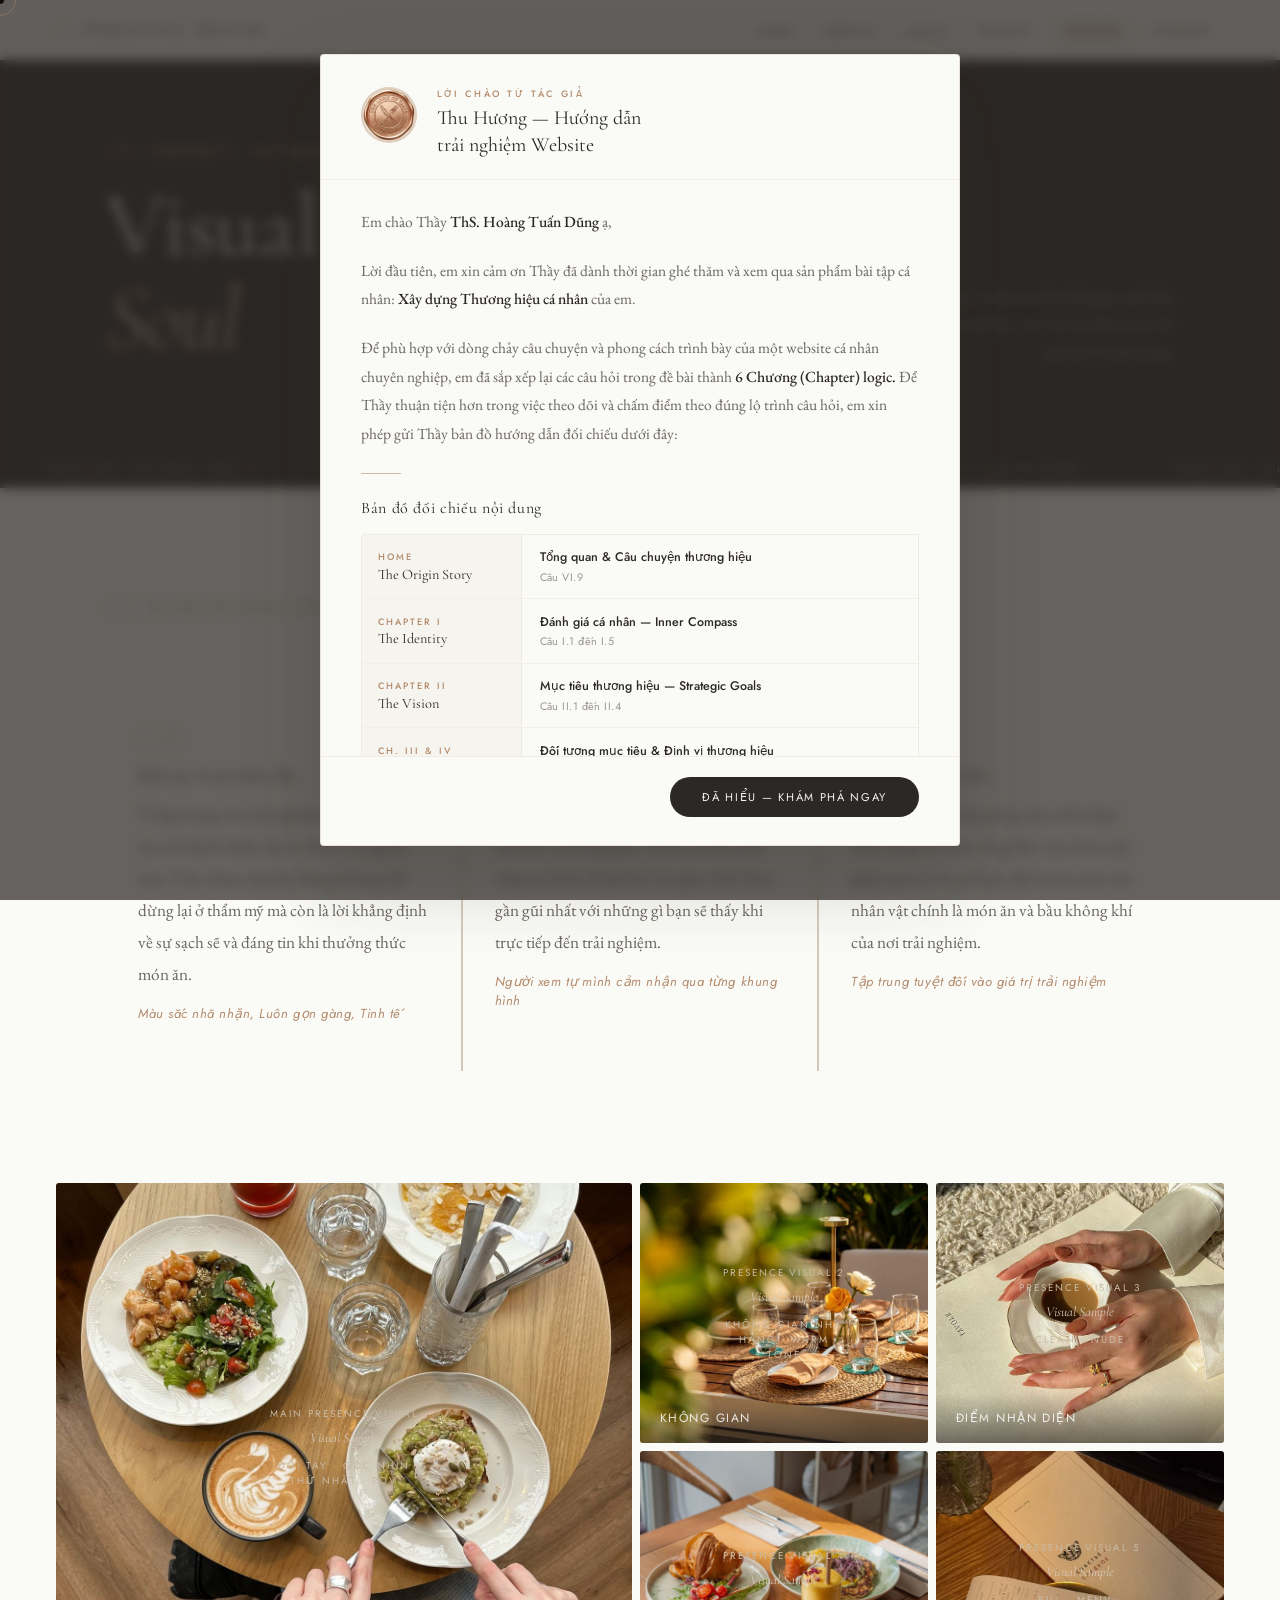
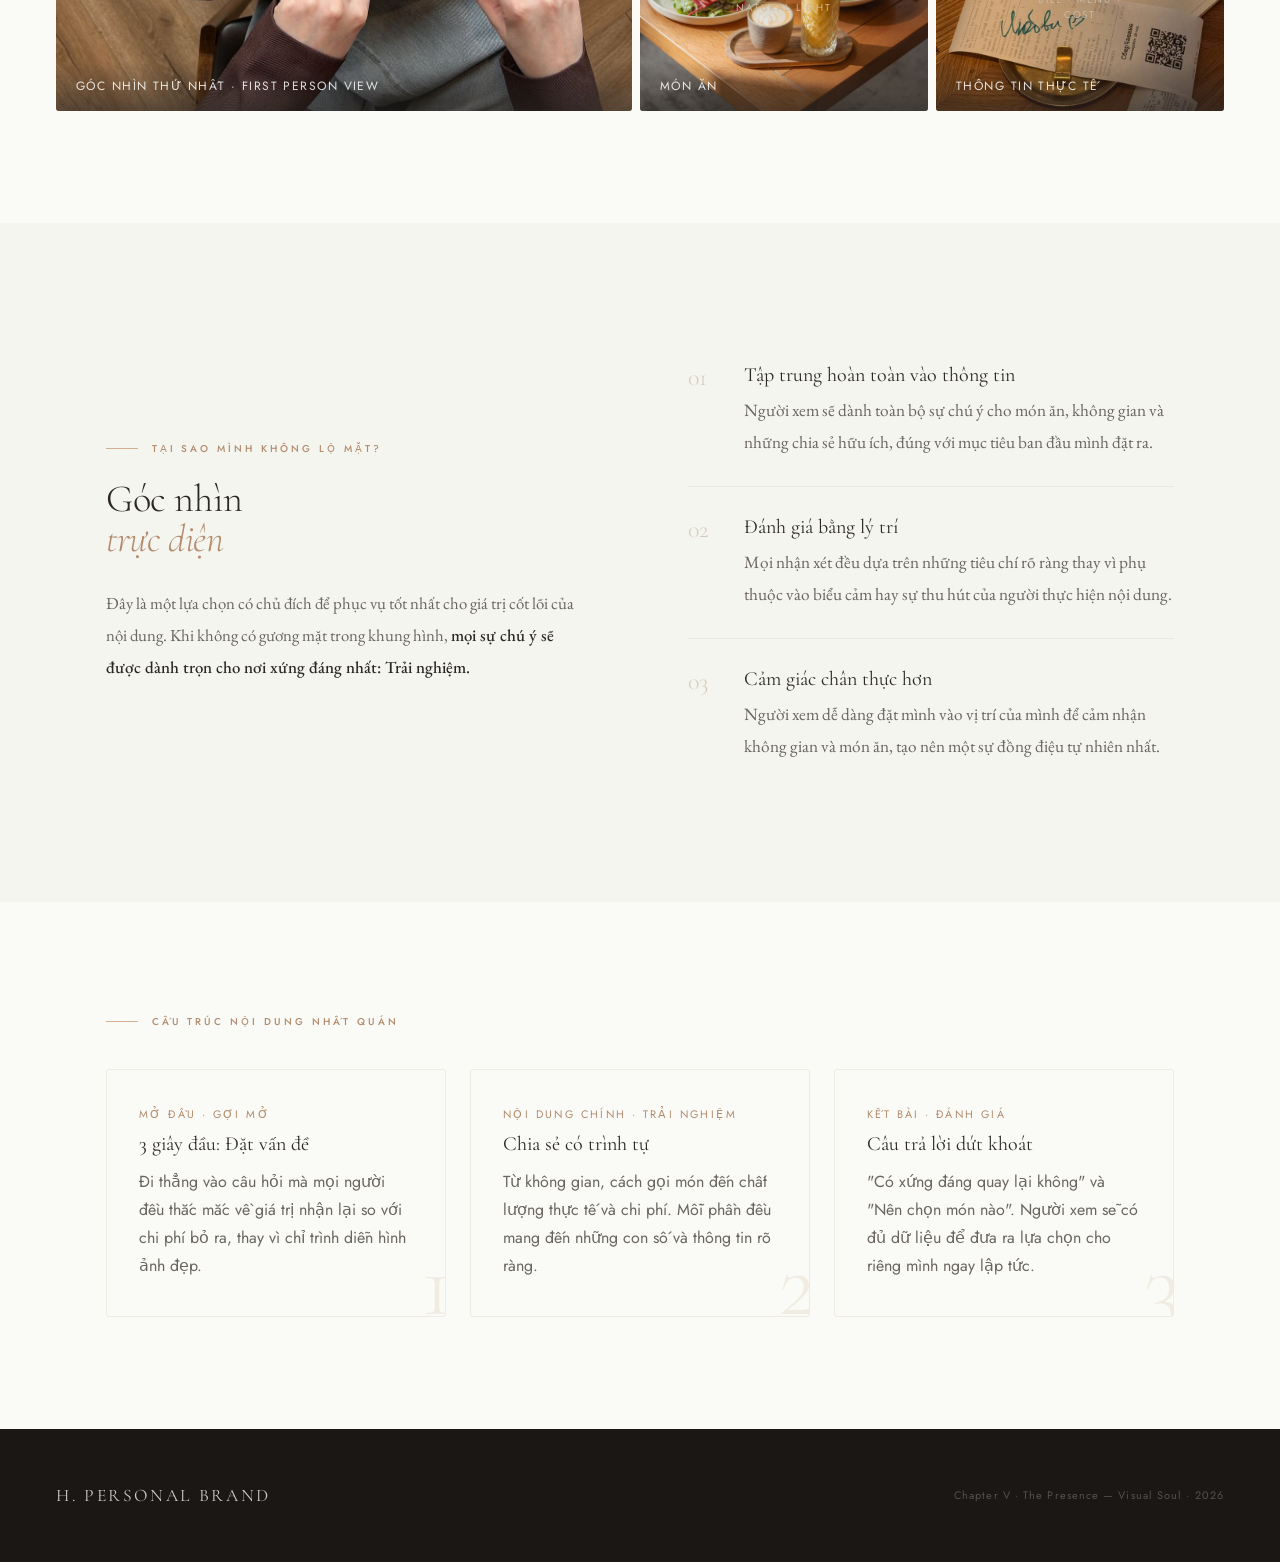
<file: presence.html>
<!DOCTYPE html>
<html lang="vi">
<head>
<meta charset="UTF-8">
<meta name="viewport" content="width=device-width, initial-scale=1.0">
<title>Ch. V — The Presence · Visual Soul</title>
<link rel="stylesheet" href="style.css">
<style>
.page-hero { padding: 9rem 0 5rem; background: var(--charcoal); }

/* IDENTITY PILLARS */
.pillars { display: grid; grid-template-columns: repeat(3,1fr); gap: 2px; background: var(--sand); border-radius: 3px; overflow: hidden; }
.pillar { background: var(--warm-white); padding: 3rem 2rem; transition: background .25s; }
.pillar:hover { background: var(--cream); }
.pillar-n { font-family: 'Cormorant Garamond', serif; font-size: 3.5rem; font-weight: 300; color: var(--beige); line-height: 1; margin-bottom: 0.35rem; }
.pillar-title { font-family: 'Cormorant Garamond', serif; font-size: 1.15rem; color: var(--charcoal); margin-bottom: 0.8rem; }
.pillar-body { font-family: 'EB Garamond', serif; font-size: 1.08rem; color: var(--mid); line-height: 1.85; }
.pillar-intent { font-size: 0.82rem; color: var(--accent); margin-top: 0.85rem; font-style: italic; letter-spacing: 0.04em; }

/* PALETTE */
.palette-strip { display: flex; height: 72px; border-radius: 3px; overflow: hidden; border: 1px solid rgba(179,139,109,0.14); }
.ps { flex: 1; cursor: none; transition: flex .35s ease; position: relative; }
.ps:hover { flex: 2.5; }
.ps::after { content: attr(data-hex); position: absolute; bottom: 0.5rem; left: 50%; transform: translateX(-50%); font-size: 0.55rem; letter-spacing: 0.1em; opacity: 0; transition: opacity .2s; white-space: nowrap; }
.ps:hover::after { opacity: 1; }

/* WHY SECTION */
.why-grid { display: grid; grid-template-columns: 1fr 1fr; gap: 6rem; align-items: center; }
.why-steps { list-style: none; display: flex; flex-direction: column; gap: 0; }
.why-step { display: flex; gap: 2rem; padding: 1.75rem 0; border-bottom: 1px solid rgba(179,139,109,0.12); align-items: flex-start; }
.why-step:last-child { border: none; }
.why-num { font-family: 'Cormorant Garamond', serif; font-size: 1.5rem; font-weight: 300; color: var(--sand); flex-shrink: 0; min-width: 1.5rem; }
.why-content {}
.why-title { font-family: 'Cormorant Garamond', serif; font-size: 1.25rem; color: var(--charcoal); margin-bottom: 0.5rem; }
.why-body { font-family: 'EB Garamond', serif; font-size: 1.08rem; color: var(--mid); line-height: 1.82; }
/* VIDEO FORMAT */
.format-steps { display: grid; grid-template-columns: repeat(3,1fr); gap: 1.5rem; }
.format-step { padding: 2.25rem 2rem; border: 1px solid rgba(179,139,109,0.14); border-radius: 3px; position: relative; overflow: hidden; }
.format-step::before { content: attr(data-n); font-family: 'Cormorant Garamond', serif; font-size: 6rem; font-weight: 300; color: rgba(212,196,168,0.25); position: absolute; bottom: -1rem; right: -0.5rem; line-height: 1; }
.format-kicker { font-size: 0.68rem; letter-spacing: 0.22em; text-transform: uppercase; color: var(--accent); margin-bottom: 0.65rem; }
.format-title { font-family: 'Cormorant Garamond', serif; font-size: 1.25rem; color: var(--charcoal); margin-bottom: 0.7rem; }
.format-body { font-size: 1rem; color: var(--mid); line-height: 1.75; position: relative; z-index: 1; }
/* GALLERY */
.gallery { display: grid; grid-template-columns: 2fr 1fr 1fr; grid-template-rows: 260px 260px; gap: 8px; }
.g-item { border-radius: 3px; overflow: hidden; position: relative; }
.g-item:nth-child(1) { grid-row: span 2; }
.g-caption { position: absolute; bottom: 0; left: 0; right: 0; padding: 1rem 1.25rem; background: linear-gradient(to top, rgba(44,40,37,0.6), transparent); }
.g-caption-text { font-size: 0.75rem; letter-spacing: 0.12em; text-transform: uppercase; color: rgba(255,255,255,0.85); }</style>
</head>
<body>
<div class="cursor"></div><div class="cursor-ring"></div><div class="page-veil"></div>
<!-- ═══════════════════════════════════════════
     MODAL WELCOME 
     ═══════════════════════════════════════════ -->
<style>
.modal-overlay {
  position: fixed; inset: 0; z-index: 7000;
  background: rgba(44,40,37,0.72);
  backdrop-filter: blur(6px);
  display: flex; align-items: center; justify-content: center;
  padding: 1.5rem;
  opacity: 0; animation: overlayIn .5s ease .2s forwards;
}
@keyframes overlayIn { to { opacity: 1; } }

.modal-box {
  background: var(--warm-white);
  border: 1px solid rgba(179,139,109,0.22);
  border-radius: 4px;
  width: 100%; max-width: 640px;
  max-height: 88vh;
  display: flex; flex-direction: column;
  overflow: hidden;
  transform: translateY(28px); opacity: 0;
  animation: boxIn .55s cubic-bezier(.4,0,.2,1) .35s forwards;
  box-shadow: 0 32px 80px rgba(44,40,37,0.22);
}
@keyframes boxIn { to { transform: translateY(0); opacity: 1; } }

.modal-header {
  padding: 2rem 2.5rem 1.25rem;
  border-bottom: 1px solid rgba(179,139,109,0.12);
  display: flex; align-items: flex-start; gap: 1.25rem;
}
.modal-avatar {
  width: 56px; height: 56px; border-radius: 50%; flex-shrink: 0;
  background: var(--beige); overflow: hidden;
  border: 2px solid rgba(179,139,109,0.25);
  position: relative;
}
.modal-avatar img {
  width: 100%; height: 100%; object-fit: cover; display: block;
}
.modal-avatar-placeholder {
  position: absolute; inset: 0;
  display: flex; align-items: center; justify-content: center;
  font-size: 0.52rem; letter-spacing: 0.1em; text-transform: uppercase;
  color: var(--parchment); text-align: center; line-height: 1.4;
  padding: 4px;
}
.modal-header-text {}
.modal-kicker {
  font-size: 0.58rem; letter-spacing: 0.28em; text-transform: uppercase;
  color: var(--accent); margin-bottom: 0.3rem; font-weight: 500;
}
.modal-title {
  font-family: 'Cormorant Garamond', serif;
  font-size: 1.25rem; font-weight: 400; color: var(--charcoal);
  line-height: 1.35;
}

.modal-body {
  padding: 1.75rem 2.5rem;
  overflow-y: auto;
  flex: 1;
}
.modal-body::-webkit-scrollbar { width: 4px; }
.modal-body::-webkit-scrollbar-track { background: transparent; }
.modal-body::-webkit-scrollbar-thumb { background: var(--sand); border-radius: 2px; }

.modal-greeting {
  font-family: 'EB Garamond', serif;
  font-size: 0.97rem; color: var(--mid); line-height: 1.85;
  margin-bottom: 1.25rem;
}
.modal-greeting strong { color: var(--charcoal); font-weight: 500; }

.modal-divider {
  width: 2.5rem; height: 1px;
  background: var(--parchment); margin: 1.5rem 0;
}

.modal-map-title {
  font-family: 'Cormorant Garamond', serif;
  font-size: 1rem; font-weight: 400; color: var(--charcoal);
  margin-bottom: 1rem; letter-spacing: 0.04em;
}

.modal-map {
  display: flex; flex-direction: column; gap: 0;
  border: 1px solid rgba(179,139,109,0.15);
  border-radius: 3px; overflow: hidden;
}
.modal-map-row {
  display: grid; grid-template-columns: 160px 1fr;
  border-bottom: 1px solid rgba(179,139,109,0.1);
  text-decoration: none;
  transition: background .2s;
}
.modal-map-row:last-child { border: none; }
.modal-map-row:hover { background: var(--cream); }
.modal-map-left {
  padding: 0.85rem 1rem;
  background: rgba(179,139,109,0.05);
  border-right: 1px solid rgba(179,139,109,0.1);
  display: flex; flex-direction: column; justify-content: center;
}
.modal-map-chapter {
  font-size: 0.58rem; letter-spacing: 0.22em; text-transform: uppercase;
  color: var(--accent); font-weight: 500;
}
.modal-map-page {
  font-family: 'Cormorant Garamond', serif;
  font-size: 0.9rem; color: var(--charcoal); margin-top: 0.15rem;
}
.modal-map-right {
  padding: 0.85rem 1.1rem;
  display: flex; flex-direction: column; justify-content: center;
}
.modal-map-topic {
  font-size: 0.78rem; color: var(--charcoal); font-weight: 500;
  margin-bottom: 0.15rem;
}
.modal-map-ref {
  font-size: 0.68rem; color: var(--muted); letter-spacing: 0.04em;
}

.modal-closing {
  font-family: 'EB Garamond', serif;
  font-size: 0.95rem; color: var(--mid); line-height: 1.85;
  margin-top: 1.25rem; font-style: italic;
}

.modal-footer {
  padding: 1.25rem 2.5rem 1.75rem;
  border-top: 1px solid rgba(179,139,109,0.12);
  display: flex; justify-content: flex-end;
}
.modal-btn {
  background: var(--charcoal); color: var(--cream);
  border: none; border-radius: 30px;
  padding: 0.75rem 2rem;
  font-family: 'Jost', sans-serif;
  font-size: 0.7rem; letter-spacing: 0.15em; text-transform: uppercase;
  cursor: pointer;
  transition: background .2s, transform .15s;
}
.modal-btn:hover { background: var(--accent-deep); transform: translateY(-1px); }
</style>

<div class="modal-overlay" id="welcomeModal" role="dialog" aria-modal="true" aria-labelledby="modalTitle">
  <div class="modal-box">

    <div class="modal-header">
      <div class="modal-avatar">
        <!-- Thay src="" bằng đường dẫn ảnh chân dung của em (100×100px, hình tròn) -->
        <img src="./assets/welcome_card.png" alt="Thu Hương" width="100" height="100" onerror="this.style.display='none'">
    
      </div>
      <div class="modal-header-text">
        <p class="modal-kicker">Lời chào từ tác giả</p>
        <h2 class="modal-title" id="modalTitle">
          Thu Hương — Hướng dẫn<br>trải nghiệm Website
        </h2>
      </div>
    </div>

    <div class="modal-body">
      <p class="modal-greeting">
        Em chào Thầy <strong>ThS. Hoàng Tuấn Dũng</strong> ạ,
      </p>
      <p class="modal-greeting">
        Lời đầu tiên, em xin cảm ơn Thầy đã dành thời gian ghé thăm và xem qua sản phẩm
        bài tập cá nhân: <strong>Xây dựng Thương hiệu cá nhân</strong> của em.
      </p>
      <p class="modal-greeting">
        Để phù hợp với dòng chảy câu chuyện và phong cách trình bày của một website cá nhân
        chuyên nghiệp, em đã sắp xếp lại các câu hỏi trong đề bài thành <strong>6 Chương (Chapter) logic.</strong>
        Để Thầy thuận tiện hơn trong việc theo dõi và chấm điểm theo đúng lộ trình câu hỏi,
        em xin phép gửi Thầy bản đồ hướng dẫn đối chiếu dưới đây:
      </p>

      <div class="modal-divider"></div>
      <p class="modal-map-title">Bản đồ đối chiếu nội dung</p>

      <div class="modal-map">
        <a href="index.html" class="modal-map-row">
          <div class="modal-map-left">
            <span class="modal-map-chapter">Home</span>
            <span class="modal-map-page">The Origin Story</span>
          </div>
          <div class="modal-map-right">
            <span class="modal-map-topic">Tổng quan & Câu chuyện thương hiệu</span>
            <span class="modal-map-ref">Câu VI.9</span>
          </div>
        </a>
        <a href="identity.html" class="modal-map-row">
          <div class="modal-map-left">
            <span class="modal-map-chapter">Chapter I</span>
            <span class="modal-map-page">The Identity</span>
          </div>
          <div class="modal-map-right">
            <span class="modal-map-topic">Đánh giá cá nhân — Inner Compass</span>
            <span class="modal-map-ref">Câu I.1 đến I.5</span>
          </div>
        </a>
        <a href="vision.html" class="modal-map-row">
          <div class="modal-map-left">
            <span class="modal-map-chapter">Chapter II</span>
            <span class="modal-map-page">The Vision</span>
          </div>
          <div class="modal-map-right">
            <span class="modal-map-topic">Mục tiêu thương hiệu — Strategic Goals</span>
            <span class="modal-map-ref">Câu II.1 đến II.4</span>
          </div>
        </a>
        <a href="strategy.html" class="modal-map-row">
          <div class="modal-map-left">
            <span class="modal-map-chapter">Ch. III & IV</span>
            <span class="modal-map-page">The Strategy</span>
          </div>
          <div class="modal-map-right">
            <span class="modal-map-topic">Đối tượng mục tiêu & Định vị thương hiệu</span>
            <span class="modal-map-ref">Câu III.1–III.4 & IV.1–IV.4</span>
          </div>
        </a>
        <a href="presence.html" class="modal-map-row">
          <div class="modal-map-left">
            <span class="modal-map-chapter">Chapter V</span>
            <span class="modal-map-page">The Presence</span>
          </div>
          <div class="modal-map-right">
            <span class="modal-map-topic">Nhận diện & Hình ảnh thương hiệu</span>
            <span class="modal-map-ref">Câu V.1 đến V.4</span>
          </div>
        </a>
        <a href="roadmap.html" class="modal-map-row">
          <div class="modal-map-left">
            <span class="modal-map-chapter">Chapter VI</span>
            <span class="modal-map-page">The Roadmap</span>
          </div>
          <div class="modal-map-right">
            <span class="modal-map-topic">Phân tích năng lực & Lộ trình hành động</span>
            <span class="modal-map-ref">Câu VI.1 đến VI.8</span>
          </div>
        </a>
      </div>

      <p class="modal-closing">
        Em hy vọng cách trình bày này sẽ mang lại cho Thầy một trải nghiệm mới mẻ
        và thấy được sự đầu tư nghiêm túc của em đối với bộ môn Quản trị thương hiệu.
        Em cảm ơn Thầy và chúc Thầy có một ngày làm việc hiệu quả ạ!
      </p>
    </div>

    <div class="modal-footer">
      <button class="modal-btn" onclick="closeModal()" id="modalCloseBtn">
        Đã hiểu — Khám phá ngay
      </button>
    </div>

  </div>
</div>
<nav>
  <a href="index.html" class="nav-logo"><em>H.</em> Personal Brand</a>
  <ul class="nav-links">
    <li><a href="index.html">Home</a></li>
    <li><a href="identity.html">Identity</a></li>
    <li><a href="vision.html">Vision</a></li>
    <li><a href="strategy.html">Strategy</a></li>
    <li><a href="presence.html">Presence</a></li>
    <li><a href="roadmap.html">Roadmap</a></li>
  </ul>
</nav>

<div class="page-hero">
  <div class="container">
    <div style="display:flex; justify-content:space-between; align-items:flex-end; gap:3rem;">
      <div>
      <p class="label fade-up" style="color:var(--accent-light);">Chapter V · The Presence</p>

        <h1 class="display display-xl fade-up d2" style="margin-top:1.25rem; color:var(--cream);">Visual<br><em style="color:var(--accent-light);">Soul</em></h1>
      </div>
      <p style="font-size:0.8rem; color:rgba(255,255,255,0.4); max-width:280px; text-align:right; line-height:1.72; font-family:'EB Garamond',serif; font-size:1rem;" class="fade-up d2">
        Sự hiện diện và hình ảnh là những gì xuất hiện trong khung hình, mọi chi tiết đều là một lời cam kết về chất lượng.
      </p>
    </div>
  </div>
</div>

<div class="marquee-bar">
  <div class="marquee-inner">
    <span>Trung tính · Gọn gàng · Sạch sẽ</span><span class="sep">·</span>
    <span>Góc nhìn chân thực</span><span class="sep">·</span>
    <span>Sự chỉn chu chính là lời cam kết</span><span class="sep">·</span>
    <span>Tận tâm trong từng điểm chạm</span><span class="sep">·</span>
    <span>Trung tính · Gọn gàng · Sạch sẽ</span><span class="sep">·</span>
    <span>Góc nhìn chân thực</span><span class="sep">·</span>
    <span>Sự chỉn chu chính là lời cam kết</span><span class="sep">·</span>
    <span>Tận tâm trong từng điểm chạm</span><span class="sep">·</span>
  </div>
</div>

<section class="section">
  <div class="container">
    <p class="label fade-up" style="margin-bottom:2.5rem;">Ba trụ cột nhận diện hình ảnh</p>
    <div class="pillars fade-up d1">
      <div class="pillar">
        <p class="pillar-n">01</p>
        <p class="pillar-title">Đôi tay và sự chỉn chu</p>
        <p class="pillar-body">Vì tập trung vào trải nghiệm ẩm thực, đôi tay trở thành điểm chạm chính với người xem. Việc chăm chút kỹ lưỡng không chỉ dừng lại ở thẩm mỹ mà còn là lời khẳng định về sự sạch sẽ và đáng tin khi thưởng thức món ăn.</p>
        <p class="pillar-intent">Màu sắc nhã nhặn, Luôn gọn gàng, Tinh tế</p>
      </div>
      <div class="pillar">
        <p class="pillar-n">02</p>
        <p class="pillar-title">Góc quay và Ánh sáng</p>
        <p class="pillar-body">Khung hình được chọn lọc để tôn vinh món ăn và không gian. Mình ưu tiên ánh sáng tự nhiên để giữ lại cảm giác chân thực, gần gũi nhất với những gì bạn sẽ thấy khi trực tiếp đến trải nghiệm.</p>
        <p class="pillar-intent">Người xem tự mình cảm nhận qua từng khung hình</p>
      </div>
      <div class="pillar">
        <p class="pillar-n">03</p>
        <p class="pillar-title">Màu sắc trung tính</p>
        <p class="pillar-body">Mình ưu tiên những tông màu nhã nhặn như trắng, be hoặc tông đất. Lựa chọn này giúp mọi sự chú ý được dồn hoàn toàn vào nhân vật chính là món ăn và bầu không khí của nơi trải nghiệm.</p>
        <p class="pillar-intent">Tập trung tuyệt đối vào giá trị trải nghiệm</p>
      </div>
    </div>
  </div>
</section>
<!-- GALLERY ───────────────────────────────────── -->

<div style="padding:0 3.5rem; margin-bottom:7rem;">

  <div class="gallery">

    <div class="g-item">

      <div class="img-wrap" style="height:100%;">

        <img src="./assets/first person view.jpg" alt="Main presence visual — close-up đôi tay và món ăn, góc nhìn thứ nhất" width="680" height="528">

        <div class="img-placeholder">

          <p class="img-placeholder-label">Main Presence Visual</p>

          <p class="img-placeholder-size">Visual Sample</p>

          <p class="img-placeholder-label" style="margin-top:0.25rem; max-width:160px; text-align:center;">Đôi tay · Góc nhìn thứ nhất · POV</p>

        </div>

      </div>

      <div class="g-caption"><p class="g-caption-text">Góc nhìn thứ nhất · First Person View</p></div>

    </div>

    <div class="g-item">

      <div class="img-wrap" style="height:100%;">

        <img src="./assets/presence_khong gian.jpg" alt="Presence visual 2 — không gian nhà hàng, tông màu ấm" width="340" height="260">

        <div class="img-placeholder">

          <p class="img-placeholder-label">Presence Visual 2</p>

          <p class="img-placeholder-size">Visual Sample</p>

          <p class="img-placeholder-label" style="margin-top:0.25rem; max-width:120px; text-align:center;">Không gian nhà hàng · Warm tone</p>

        </div>

      </div>

      <div class="g-caption"><p class="g-caption-text">Không gian</p></div>

    </div>

    <div class="g-item">

      <div class="img-wrap" style="height:100%;">

        <img src="./assets/presence_nail.jpg" alt="Presence visual 3 — chi tiết nail và cách cầm đồ ăn" width="340" height="260">

        <div class="img-placeholder">

          <p class="img-placeholder-label">Presence Visual 3</p>

          <p class="img-placeholder-size">Visual Sample</p>

          <p class="img-placeholder-label" style="margin-top:0.25rem; max-width:120px; text-align:center;">CLEAN · NUDE</p>

        </div>

      </div>

      <div class="g-caption"><p class="g-caption-text">Điểm nhận diện</p></div>

    </div>

    <div class="g-item">

      <div class="img-wrap" style="height:100%;">

        <img src="./assets/presence_monan.jpg" alt="Presence visual 4 — close-up món ăn, ánh sáng tự nhiên" width="340" height="260" >

        <div class="img-placeholder">

          <p class="img-placeholder-label">Presence Visual 4</p>

          <p class="img-placeholder-size">Visual Sample</p>

          <p class="img-placeholder-label" style="margin-top:0.25rem; max-width:120px; text-align:center;">Natural light</p>

        </div>

      </div>

      <div class="g-caption"><p class="g-caption-text">Món ăn</p></div>

    </div>

    <div class="g-item">

      <div class="img-wrap" style="height:100%;">

        <img src="./assets/presence_bill.jpg" alt="Presence visual 5 — bill hoặc menu, thông tin giá cả" width="340" height="260" >

        <div class="img-placeholder">

          <p class="img-placeholder-label">Presence Visual 5</p>

          <p class="img-placeholder-size">Visual Sample</p>

          <p class="img-placeholder-label" style="margin-top:0.25rem; max-width:120px; text-align:center;">Bill · Menu · COST</p>

        </div>

      </div>

      <div class="g-caption"><p class="g-caption-text">Thông tin thực tế</p></div>

    </div>

  </div>

</div>
<section class="section-alt">
  <div class="container">
    <div class="why-grid">
      <div>
        <p class="label fade-up" style="margin-bottom:1.5rem;">Tại sao mình không lộ mặt?</p>
        <h2 class="display display-md fade-up d1" style="margin-bottom:1.75rem;">Góc nhìn<br><em>trực diện</em></h2>
        <p class="body-serif fade-up d2">
          Đây là một lựa chọn có chủ đích để phục vụ tốt nhất cho giá trị cốt lõi của nội dung. Khi không có gương mặt trong khung hình, <strong>mọi sự chú ý sẽ được dành trọn cho nơi xứng đáng nhất: Trải nghiệm.</strong>
        </p>
      </div>
      <ul class="why-steps fade-up d1">
        <li class="why-step">
          <span class="why-num">01</span>
          <div class="why-content">
            <p class="why-title">Tập trung hoàn toàn vào thông tin</p>
            <p class="why-body">Người xem sẽ dành toàn bộ sự chú ý cho món ăn, không gian và những chia sẻ hữu ích, đúng với mục tiêu ban đầu mình đặt ra.</p>
          </div>
        </li>
        <li class="why-step">
          <span class="why-num">02</span>
          <div class="why-content">
            <p class="why-title">Đánh giá bằng lý trí</p>
            <p class="why-body">Mọi nhận xét đều dựa trên những tiêu chí rõ ràng thay vì phụ thuộc vào biểu cảm hay sự thu hút của người thực hiện nội dung.</p>
          </div>
        </li>
        <li class="why-step">
          <span class="why-num">03</span>
          <div class="why-content">
            <p class="why-title">Cảm giác chân thực hơn</p>
            <p class="why-body">Người xem dễ dàng đặt mình vào vị trí của mình để cảm nhận không gian và món ăn, tạo nên một sự đồng điệu tự nhiên nhất.</p>
          </div>
        </li>
      </ul>
    </div>
  </div>
</section>

<section class="section">
  <div class="container">
    <p class="label fade-up" style="margin-bottom:2.5rem;">Cấu trúc nội dung nhất quán</p>
    <div class="format-steps fade-up d1">
      <div class="format-step" data-n="1">
        <p class="format-kicker">Mở đầu · Gợi mở</p>
        <p class="format-title">3 giây đầu: Đặt vấn đề</p>
        <p class="format-body">Đi thẳng vào câu hỏi mà mọi người đều thắc mắc về giá trị nhận lại so với chi phí bỏ ra, thay vì chỉ trình diễn hình ảnh đẹp.</p>
      </div>
      <div class="format-step" data-n="2">
        <p class="format-kicker">Nội dung chính · Trải nghiệm</p>
        <p class="format-title">Chia sẻ có trình tự</p>
        <p class="format-body">Từ không gian, cách gọi món đến chất lượng thực tế và chi phí. Mỗi phần đều mang đến những con số và thông tin rõ ràng.</p>
      </div>
      <div class="format-step" data-n="3">
        <p class="format-kicker">Kết bài · Đánh giá</p>
        <p class="format-title">Câu trả lời dứt khoát</p>
        <p class="format-body">"Có xứng đáng quay lại không" và "Nên chọn món nào". Người xem sẽ có đủ dữ liệu để đưa ra lựa chọn cho riêng mình ngay lập tức.</p>
      </div>
    </div>
  </div>
</section>

<footer><span class="footer-logo">H. Personal Brand</span><span class="footer-copy">Chapter V · The Presence — Visual Soul · 2026</span></footer>
<script src="script.js"></script>
</body>
</html>
</file>
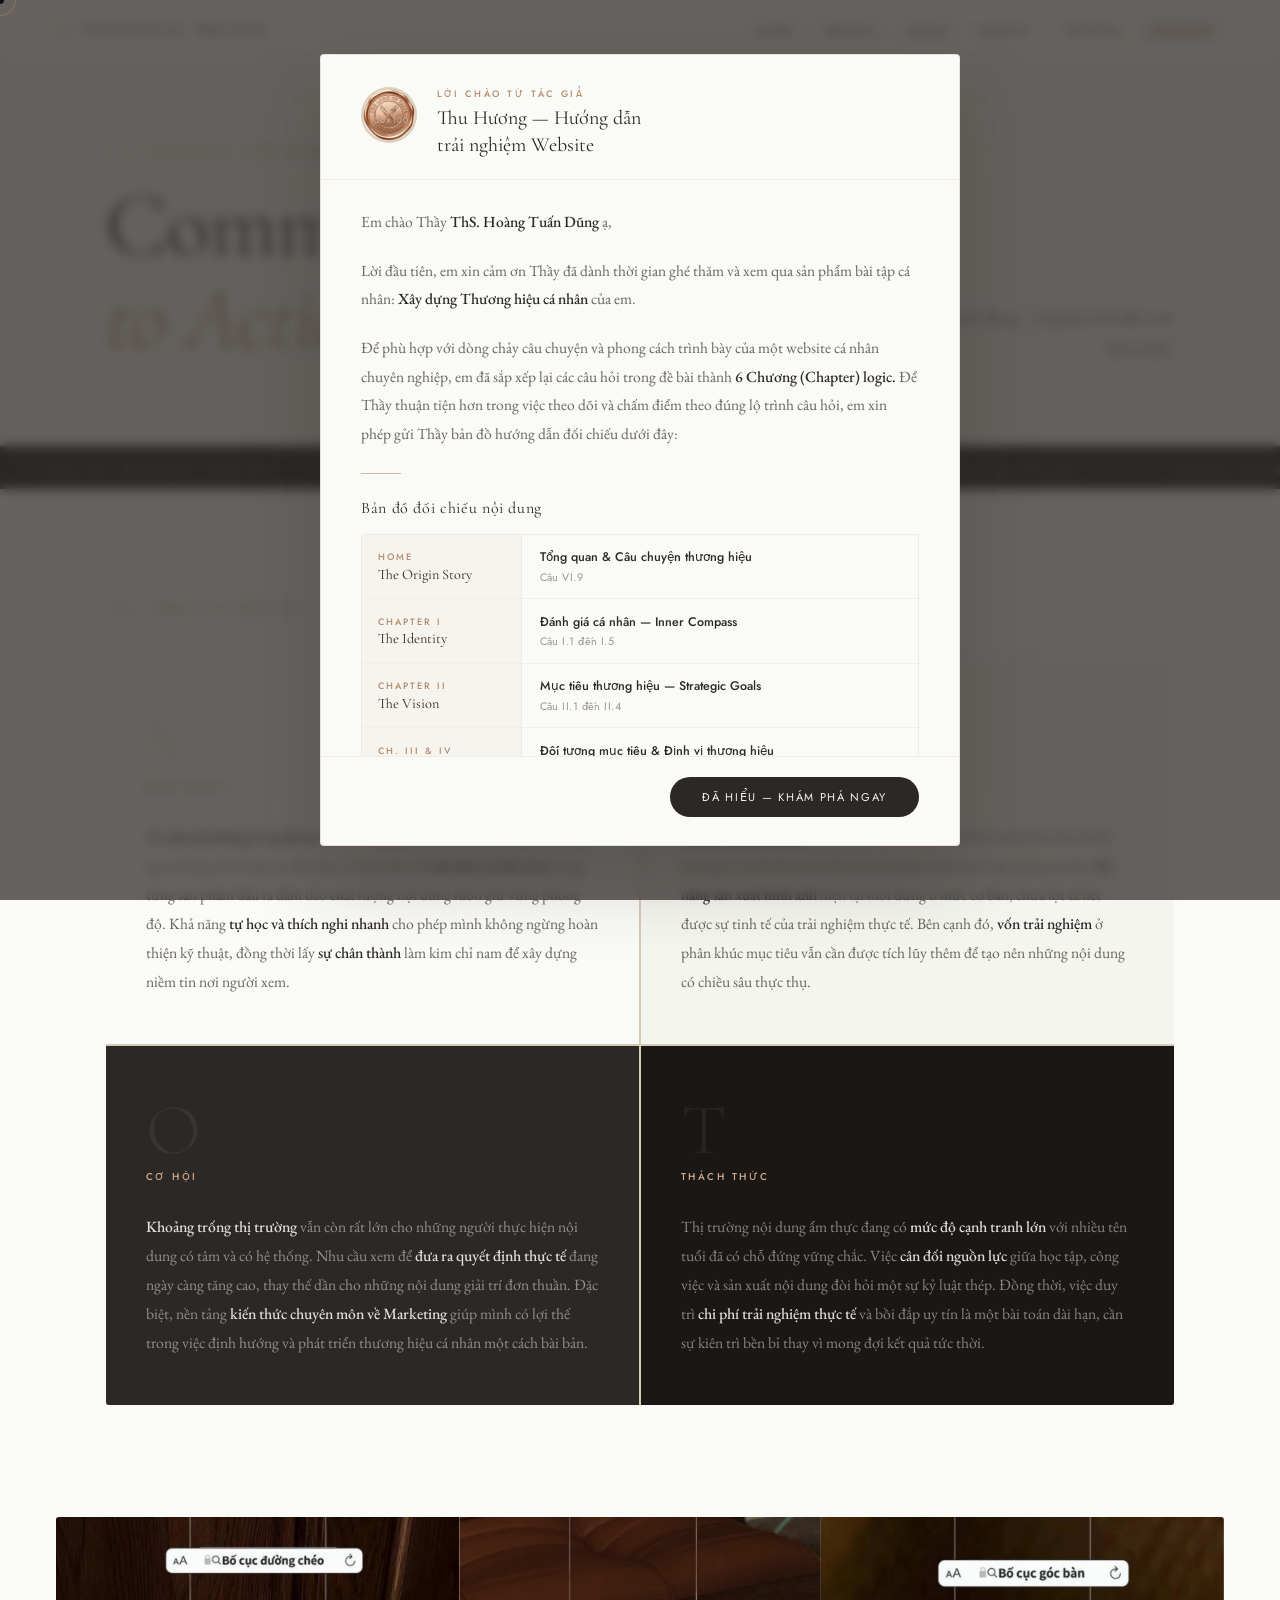
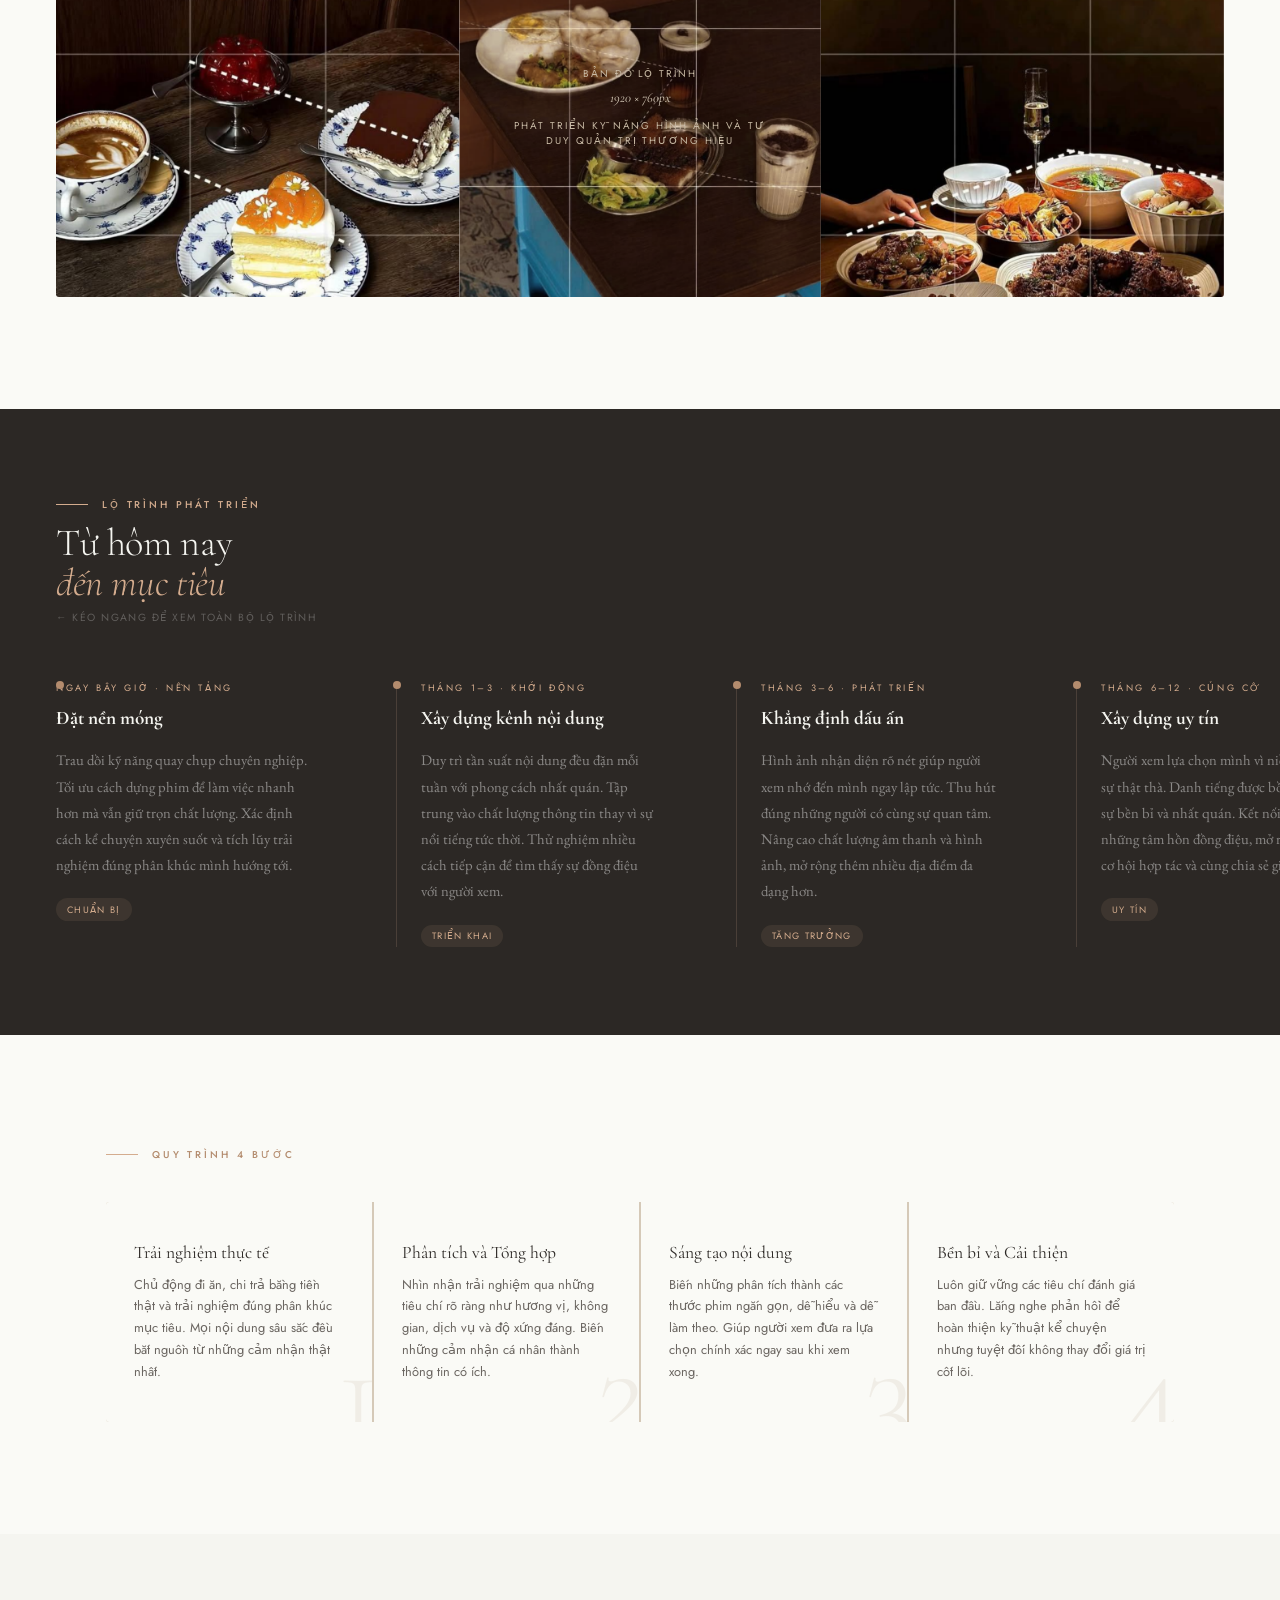
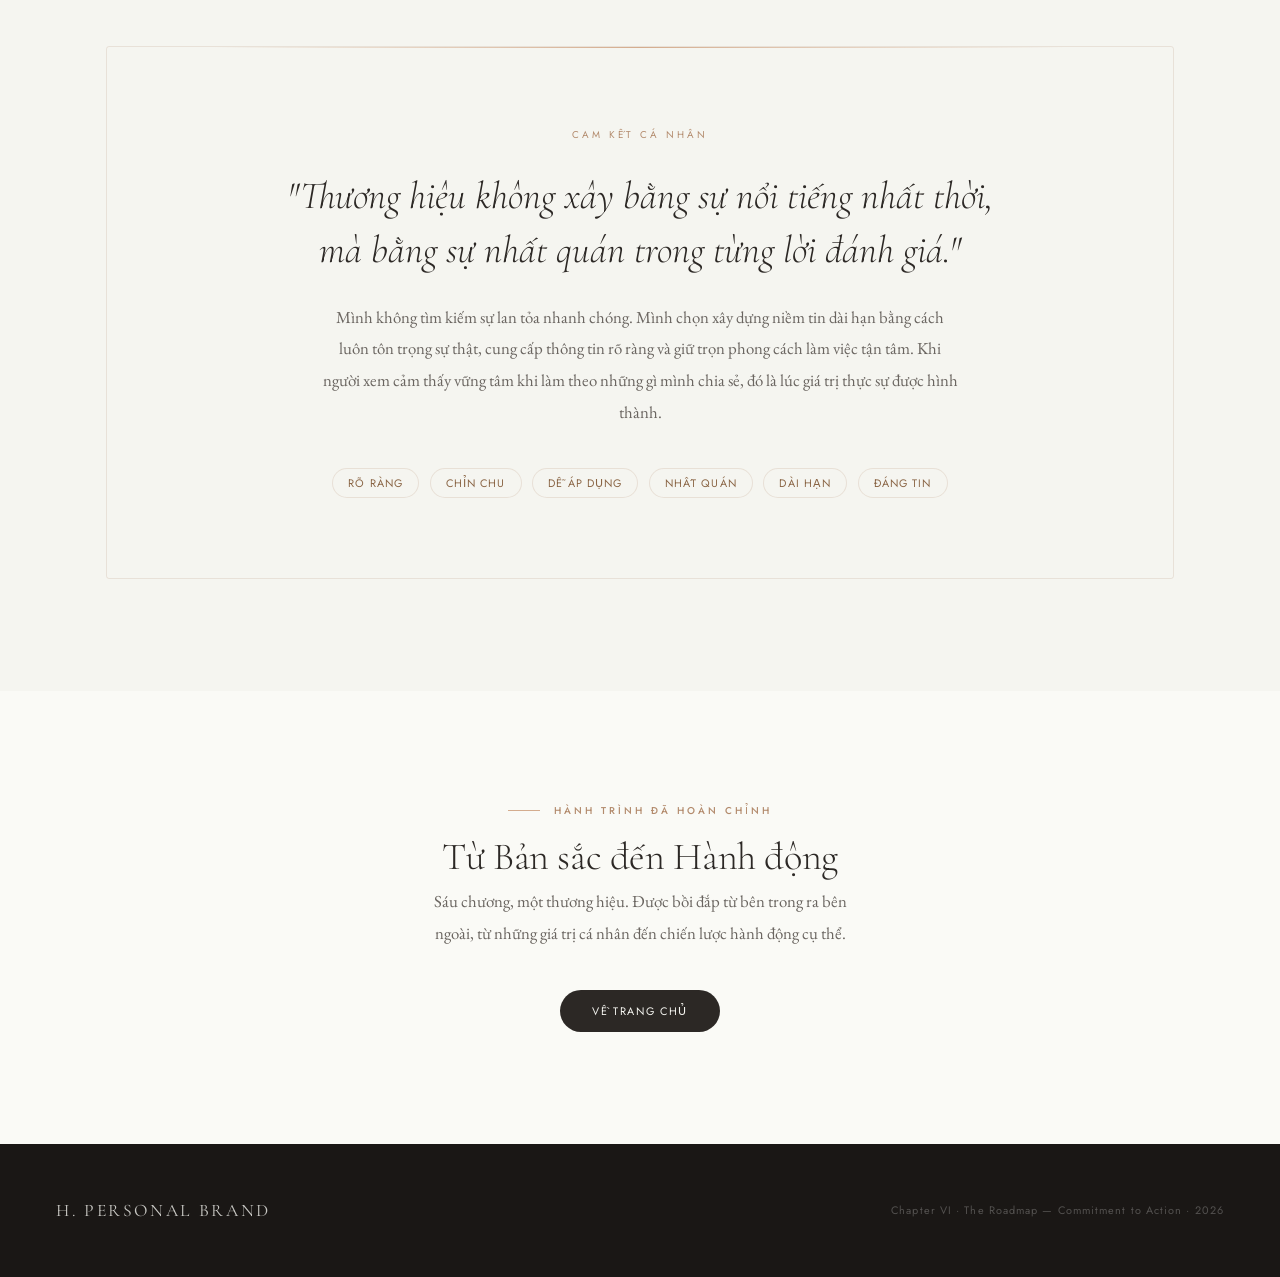
<file: roadmap.html>
<!DOCTYPE html>
<html lang="vi">
<head>
<meta charset="UTF-8">
<meta name="viewport" content="width=device-width, initial-scale=1.0">
<title>Ch. VI — The Roadmap · Commitment to Action</title>
<link rel="stylesheet" href="style.css">
<style>
.page-hero { padding: 9rem 0 5rem; background: var(--cream); border-bottom: 1px solid rgba(179,139,109,0.14); }

/* SWOT */
.swot { display: grid; grid-template-columns: 1fr 1fr; gap: 2px; border-radius: 3px; overflow: hidden; background: var(--sand); }
.swot-q { padding: 3rem 2.5rem; }
.swot-q.s { background: var(--warm-white); }
.swot-q.w { background: var(--cream); }
.swot-q.o { background: var(--charcoal); }
.swot-q.t { background: var(--dark); }
.swot-letter { font-family: 'Cormorant Garamond', serif; font-size: 4.5rem; font-weight: 300; line-height: 1; margin-bottom: 0.2rem; }
.swot-q.s .swot-letter, .swot-q.w .swot-letter { color: var(--beige); }
.swot-q.o .swot-letter, .swot-q.t .swot-letter { color: rgba(255,255,255,0.06); }
.swot-name { font-size: 0.62rem; letter-spacing: 0.25em; text-transform: uppercase; margin-bottom: 1.75rem; font-weight: 500; }
.swot-q.s .swot-name, .swot-q.w .swot-name { color: var(--accent); }
.swot-q.o .swot-name, .swot-q.t .swot-name { color: var(--accent-light); }
.swot-body { font-family: 'EB Garamond', serif; font-size: 0.98rem; line-height: 1.85; }
.swot-q.s .swot-body, .swot-q.w .swot-body { color: var(--mid); }
.swot-q.o .swot-body, .swot-q.t .swot-body { color: rgba(255,255,255,0.48); }
.swot-body strong { font-weight: 500; }
.swot-q.s .swot-body strong, .swot-q.w .swot-body strong { color: var(--charcoal); }
.swot-q.o .swot-body strong, .swot-q.t .swot-body strong { color: rgba(255,255,255,0.85); }

/* HORIZONTAL TIMELINE */
.timeline-shell { background: var(--charcoal); padding: 5.5rem 0; }
.timeline-head { padding: 0 3.5rem 3.5rem; display: flex; justify-content: space-between; align-items: flex-end; }
.timeline-hint { font-size: 0.65rem; letter-spacing: 0.14em; text-transform: uppercase; color: rgba(255,255,255,0.25); margin-top: 0.4rem; }
.timeline-scroll {
  overflow-x: auto; cursor: grab;
  scrollbar-width: none; -webkit-overflow-scrolling: touch;
}
.timeline-scroll::-webkit-scrollbar { display: none; }
.timeline-scroll:active { cursor: grabbing; }
.timeline-track { display: flex; padding: 0 3.5rem; width: max-content; }
.tl-item { width: 300px; flex-shrink: 0; padding: 0 2.5rem 0 0; padding-left: 0; border-left: 1px solid rgba(212,172,142,0.18); margin-left: 2.5rem; position: relative; }
.tl-item:first-child { border: none; margin-left: 0; }
.tl-dot { width: 8px; height: 8px; background: var(--accent); border-radius: 50%; position: absolute; top: 0; left: -4px; }
.tl-item:first-child .tl-dot { left: 0; }
.tl-phase { font-size: 0.58rem; letter-spacing: 0.28em; text-transform: uppercase; color: var(--accent-light); margin-bottom: 0.7rem; padding-left: 1.5rem; }
.tl-item:first-child .tl-phase { padding-left: 0; }
.tl-title { font-family: 'Cormorant Garamond', serif; font-size: 1.2rem; color: var(--cream); margin-bottom: 1rem; padding-left: 1.5rem; line-height: 1.35; }
.tl-item:first-child .tl-title { padding-left: 0; }
.tl-body { font-family: 'EB Garamond', serif; font-size: 0.92rem; color: rgba(255,255,255,0.45); line-height: 1.78; padding-left: 1.5rem; }
.tl-item:first-child .tl-body { padding-left: 0; }
.tl-badge { display: inline-block; margin-top: 1.25rem; margin-left: 1.5rem; font-size: 0.58rem; letter-spacing: 0.14em; text-transform: uppercase; background: rgba(212,172,142,0.1); color: var(--accent-light); padding: 0.3rem 0.7rem; border-radius: 20px; }
.tl-item:first-child .tl-badge { margin-left: 0; }

/* 4 STEPS */
.steps { display: grid; grid-template-columns: repeat(4,1fr); gap: 2px; background: var(--sand); border-radius: 3px; overflow: hidden; }
.step { background: var(--warm-white); padding: 2.5rem 1.75rem; position: relative; overflow: hidden; transition: background .25s; }
.step:hover { background: var(--cream); }
.step-bg { font-family: 'Cormorant Garamond', serif; font-size: 8rem; font-weight: 300; color: rgba(213,201,184,0.25); position: absolute; bottom: -2rem; right: -0.5rem; line-height: 1; pointer-events: none; }
.step-title { font-family: 'Cormorant Garamond', serif; font-size: 1.1rem; color: var(--charcoal); margin-bottom: 0.65rem; position: relative; z-index: 1; }
.step-body { font-size: 0.8rem; color: var(--mid); line-height: 1.7; position: relative; z-index: 1; }

/* TIMELINE IMAGE */
.roadmap-img { width: 100%; border-radius: 3px; overflow: hidden; margin: 0 0 7rem; }

/* COMMITMENT */
.commitment { border: 1px solid rgba(179,139,109,0.18); border-radius: 3px; padding: 5rem; position: relative; overflow: hidden; text-align: center; }
.commitment::before { content: ''; position: absolute; top: 0; left: 10%; right: 10%; height: 1px; background: linear-gradient(to right, transparent, var(--accent-light), transparent); }
.commitment-title { font-family: 'Cormorant Garamond', serif; font-size: clamp(1.6rem, 3vw, 2.5rem); font-weight: 300; font-style: italic; color: var(--charcoal); line-height: 1.4; margin-bottom: 1.5rem; }
.commitment-body { font-family: 'EB Garamond', serif; font-size: 1.05rem; color: var(--mid); max-width: 640px; margin: 0 auto; line-height: 1.88; }
.commitment-tags { display: flex; gap: 0.65rem; justify-content: center; flex-wrap: wrap; margin-top: 2.5rem; }
.c-tag { background: var(--cream); border: 1px solid rgba(179,139,109,0.2); color: var(--accent-deep); font-size: 0.68rem; letter-spacing: 0.1em; text-transform: uppercase; padding: 0.38rem 0.95rem; border-radius: 20px; }
</style>
</head>
<body>
<div class="cursor"></div><div class="cursor-ring"></div><div class="page-veil"></div>
<!-- ═══════════════════════════════════════════
     MODAL WELCOME 
     ═══════════════════════════════════════════ -->
<style>
.modal-overlay {
  position: fixed; inset: 0; z-index: 7000;
  background: rgba(44,40,37,0.72);
  backdrop-filter: blur(6px);
  display: flex; align-items: center; justify-content: center;
  padding: 1.5rem;
  opacity: 0; animation: overlayIn .5s ease .2s forwards;
}
@keyframes overlayIn { to { opacity: 1; } }

.modal-box {
  background: var(--warm-white);
  border: 1px solid rgba(179,139,109,0.22);
  border-radius: 4px;
  width: 100%; max-width: 640px;
  max-height: 88vh;
  display: flex; flex-direction: column;
  overflow: hidden;
  transform: translateY(28px); opacity: 0;
  animation: boxIn .55s cubic-bezier(.4,0,.2,1) .35s forwards;
  box-shadow: 0 32px 80px rgba(44,40,37,0.22);
}
@keyframes boxIn { to { transform: translateY(0); opacity: 1; } }

.modal-header {
  padding: 2rem 2.5rem 1.25rem;
  border-bottom: 1px solid rgba(179,139,109,0.12);
  display: flex; align-items: flex-start; gap: 1.25rem;
}
.modal-avatar {
  width: 56px; height: 56px; border-radius: 50%; flex-shrink: 0;
  background: var(--beige); overflow: hidden;
  border: 2px solid rgba(179,139,109,0.25);
  position: relative;
}
.modal-avatar img {
  width: 100%; height: 100%; object-fit: cover; display: block;
}
.modal-avatar-placeholder {
  position: absolute; inset: 0;
  display: flex; align-items: center; justify-content: center;
  font-size: 0.52rem; letter-spacing: 0.1em; text-transform: uppercase;
  color: var(--parchment); text-align: center; line-height: 1.4;
  padding: 4px;
}
.modal-header-text {}
.modal-kicker {
  font-size: 0.58rem; letter-spacing: 0.28em; text-transform: uppercase;
  color: var(--accent); margin-bottom: 0.3rem; font-weight: 500;
}
.modal-title {
  font-family: 'Cormorant Garamond', serif;
  font-size: 1.25rem; font-weight: 400; color: var(--charcoal);
  line-height: 1.35;
}

.modal-body {
  padding: 1.75rem 2.5rem;
  overflow-y: auto;
  flex: 1;
}
.modal-body::-webkit-scrollbar { width: 4px; }
.modal-body::-webkit-scrollbar-track { background: transparent; }
.modal-body::-webkit-scrollbar-thumb { background: var(--sand); border-radius: 2px; }

.modal-greeting {
  font-family: 'EB Garamond', serif;
  font-size: 0.97rem; color: var(--mid); line-height: 1.85;
  margin-bottom: 1.25rem;
}
.modal-greeting strong { color: var(--charcoal); font-weight: 500; }

.modal-divider {
  width: 2.5rem; height: 1px;
  background: var(--parchment); margin: 1.5rem 0;
}

.modal-map-title {
  font-family: 'Cormorant Garamond', serif;
  font-size: 1rem; font-weight: 400; color: var(--charcoal);
  margin-bottom: 1rem; letter-spacing: 0.04em;
}

.modal-map {
  display: flex; flex-direction: column; gap: 0;
  border: 1px solid rgba(179,139,109,0.15);
  border-radius: 3px; overflow: hidden;
}
.modal-map-row {
  display: grid; grid-template-columns: 160px 1fr;
  border-bottom: 1px solid rgba(179,139,109,0.1);
  text-decoration: none;
  transition: background .2s;
}
.modal-map-row:last-child { border: none; }
.modal-map-row:hover { background: var(--cream); }
.modal-map-left {
  padding: 0.85rem 1rem;
  background: rgba(179,139,109,0.05);
  border-right: 1px solid rgba(179,139,109,0.1);
  display: flex; flex-direction: column; justify-content: center;
}
.modal-map-chapter {
  font-size: 0.58rem; letter-spacing: 0.22em; text-transform: uppercase;
  color: var(--accent); font-weight: 500;
}
.modal-map-page {
  font-family: 'Cormorant Garamond', serif;
  font-size: 0.9rem; color: var(--charcoal); margin-top: 0.15rem;
}
.modal-map-right {
  padding: 0.85rem 1.1rem;
  display: flex; flex-direction: column; justify-content: center;
}
.modal-map-topic {
  font-size: 0.78rem; color: var(--charcoal); font-weight: 500;
  margin-bottom: 0.15rem;
}
.modal-map-ref {
  font-size: 0.68rem; color: var(--muted); letter-spacing: 0.04em;
}

.modal-closing {
  font-family: 'EB Garamond', serif;
  font-size: 0.95rem; color: var(--mid); line-height: 1.85;
  margin-top: 1.25rem; font-style: italic;
}

.modal-footer {
  padding: 1.25rem 2.5rem 1.75rem;
  border-top: 1px solid rgba(179,139,109,0.12);
  display: flex; justify-content: flex-end;
}
.modal-btn {
  background: var(--charcoal); color: var(--cream);
  border: none; border-radius: 30px;
  padding: 0.75rem 2rem;
  font-family: 'Jost', sans-serif;
  font-size: 0.7rem; letter-spacing: 0.15em; text-transform: uppercase;
  cursor: pointer;
  transition: background .2s, transform .15s;
}
.modal-btn:hover { background: var(--accent-deep); transform: translateY(-1px); }
</style>

<div class="modal-overlay" id="welcomeModal" role="dialog" aria-modal="true" aria-labelledby="modalTitle">
  <div class="modal-box">

    <div class="modal-header">
      <div class="modal-avatar">
        <!-- Thay src="" bằng đường dẫn ảnh chân dung của em (100×100px, hình tròn) -->
        <img src="./assets/welcome_card.png" alt="Thu Hương" width="100" height="100" onerror="this.style.display='none'">
        <div class="modal-avatar-placeholder">Ảnh<br>100×100</div>
      </div>
      <div class="modal-header-text">
        <p class="modal-kicker">Lời chào từ tác giả</p>
        <h2 class="modal-title" id="modalTitle">
          Thu Hương — Hướng dẫn<br>trải nghiệm Website
        </h2>
      </div>
    </div>

    <div class="modal-body">
      <p class="modal-greeting">
        Em chào Thầy <strong>ThS. Hoàng Tuấn Dũng</strong> ạ,
      </p>
      <p class="modal-greeting">
        Lời đầu tiên, em xin cảm ơn Thầy đã dành thời gian ghé thăm và xem qua sản phẩm
        bài tập cá nhân: <strong>Xây dựng Thương hiệu cá nhân</strong> của em.
      </p>
      <p class="modal-greeting">
        Để phù hợp với dòng chảy câu chuyện và phong cách trình bày của một website cá nhân
        chuyên nghiệp, em đã sắp xếp lại các câu hỏi trong đề bài thành <strong>6 Chương (Chapter) logic.</strong>
        Để Thầy thuận tiện hơn trong việc theo dõi và chấm điểm theo đúng lộ trình câu hỏi,
        em xin phép gửi Thầy bản đồ hướng dẫn đối chiếu dưới đây:
      </p>

      <div class="modal-divider"></div>
      <p class="modal-map-title">Bản đồ đối chiếu nội dung</p>

      <div class="modal-map">
        <a href="index.html" class="modal-map-row">
          <div class="modal-map-left">
            <span class="modal-map-chapter">Home</span>
            <span class="modal-map-page">The Origin Story</span>
          </div>
          <div class="modal-map-right">
            <span class="modal-map-topic">Tổng quan & Câu chuyện thương hiệu</span>
            <span class="modal-map-ref">Câu VI.9</span>
          </div>
        </a>
        <a href="identity.html" class="modal-map-row">
          <div class="modal-map-left">
            <span class="modal-map-chapter">Chapter I</span>
            <span class="modal-map-page">The Identity</span>
          </div>
          <div class="modal-map-right">
            <span class="modal-map-topic">Đánh giá cá nhân — Inner Compass</span>
            <span class="modal-map-ref">Câu I.1 đến I.5</span>
          </div>
        </a>
        <a href="vision.html" class="modal-map-row">
          <div class="modal-map-left">
            <span class="modal-map-chapter">Chapter II</span>
            <span class="modal-map-page">The Vision</span>
          </div>
          <div class="modal-map-right">
            <span class="modal-map-topic">Mục tiêu thương hiệu — Strategic Goals</span>
            <span class="modal-map-ref">Câu II.1 đến II.4</span>
          </div>
        </a>
        <a href="strategy.html" class="modal-map-row">
          <div class="modal-map-left">
            <span class="modal-map-chapter">Ch. III & IV</span>
            <span class="modal-map-page">The Strategy</span>
          </div>
          <div class="modal-map-right">
            <span class="modal-map-topic">Đối tượng mục tiêu & Định vị thương hiệu</span>
            <span class="modal-map-ref">Câu III.1–III.4 & IV.1–IV.4</span>
          </div>
        </a>
        <a href="presence.html" class="modal-map-row">
          <div class="modal-map-left">
            <span class="modal-map-chapter">Chapter V</span>
            <span class="modal-map-page">The Presence</span>
          </div>
          <div class="modal-map-right">
            <span class="modal-map-topic">Nhận diện & Hình ảnh thương hiệu</span>
            <span class="modal-map-ref">Câu V.1 đến V.4</span>
          </div>
        </a>
        <a href="roadmap.html" class="modal-map-row">
          <div class="modal-map-left">
            <span class="modal-map-chapter">Chapter VI</span>
            <span class="modal-map-page">The Roadmap</span>
          </div>
          <div class="modal-map-right">
            <span class="modal-map-topic">Phân tích năng lực & Lộ trình hành động</span>
            <span class="modal-map-ref">Câu VI.1 đến VI.8</span>
          </div>
        </a>
      </div>

      <p class="modal-closing">
        Em hy vọng cách trình bày này sẽ mang lại cho Thầy một trải nghiệm mới mẻ
        và thấy được sự đầu tư nghiêm túc của em đối với bộ môn Quản trị thương hiệu.
        Em cảm ơn Thầy và chúc Thầy có một ngày làm việc hiệu quả ạ!
      </p>
    </div>

    <div class="modal-footer">
      <button class="modal-btn" onclick="closeModal()" id="modalCloseBtn">
        Đã hiểu — Khám phá ngay
      </button>
    </div>

  </div>
</div>
<nav>
  <a href="index.html" class="nav-logo"><em>H.</em> Personal Brand</a>
  <ul class="nav-links">
    <li><a href="index.html">Home</a></li>
    <li><a href="identity.html">Identity</a></li>
    <li><a href="vision.html">Vision</a></li>
    <li><a href="strategy.html">Strategy</a></li>
    <li><a href="presence.html">Presence</a></li>
    <li><a href="roadmap.html">Roadmap</a></li>
  </ul>
</nav>

<div class="page-hero">
  <div class="container">
    <div style="display:flex; justify-content:space-between; align-items:flex-end; gap:3rem;">
      <div>
        <p class="label fade-up">Chapter VI · The Roadmap</p>
        <h1 class="display display-xl fade-up d2" style="margin-top:1.25rem;">Commitment<br><em>to Action</em></h1>
      </div>
      <p class="body-serif fade-up d2" style="max-width:300px; text-align:right;">Lộ trình hành động — từ phân tích đến cam kết cụ thể.</p>
    </div>
  </div>
</div>

<div class="marquee-bar">
  <div class="marquee-inner">
    <span>Phân tích · Hành động · Kiên định</span><span class="sep">·</span>
    <span>Rõ ràng, Hệ thống, Dễ áp dụng</span><span class="sep">·</span>
    <span>Uy tín đến từ sự nhất quán, không phải sự nổi tiếng nhất thời</span><span class="sep">·</span>
    <span>Làm chắc, làm kỹ, đi đường dài</span><span class="sep">·</span>
    <span>Phân tích · Hành động · Kiên định</span><span class="sep">·</span>
    <span>Rõ ràng, Hệ thống, Dễ áp dụng</span><span class="sep">·</span>
    <span>Uy tín đến từ sự nhất quán, không phải sự nổi tiếng nhất thời</span><span class="sep">·</span>
    <span>Làm chắc, làm kỹ, đi đường dài</span><span class="sep">·</span>
  </div>
</div>

<!-- SWOT ──────────────────────────────────────── -->
<section class="section">
  <div class="container">
    <p class="label fade-up" style="margin-bottom:2.5rem;">Phân tích nội lực</p>
    <div class="swot fade-up d1">
      <div class="swot-q s">
        <p class="swot-letter">S</p>
        <p class="swot-name">Điểm mạnh</p>
        <p class="swot-body">
          <strong>Tư duy hệ thống và mạch lạc</strong> là nền tảng giúp mình luôn đánh giá mọi thứ qua những thước đo cụ thể thay vì cảm tính. Sự <strong>tận tâm và chỉn chu</strong> trong từng sản phẩm đầu ra đảm bảo chất lượng nội dung luôn giữ vững phong độ. Khả năng <strong>tự học và thích nghi nhanh</strong> cho phép mình không ngừng hoàn thiện kỹ thuật, đồng thời lấy <strong>sự chân thành</strong> làm kim chỉ nam để xây dựng niềm tin nơi người xem.
        </p>
      </div>
      <div class="swot-q w">
        <p class="swot-letter">W</p>
        <p class="swot-name">Điểm yếu</p>
        <p class="swot-body">
          <strong>Sự cầu toàn quá mức</strong> đôi khi trở thành rào cản khiến mình tiêu tốn nhiều thời gian và dễ chần chừ khi chưa đạt được độ hoàn hảo mong muốn. <strong>Kỹ năng sản xuất hình ảnh</strong> hiện tại mới dừng ở mức cơ bản, chưa lột tả hết được sự tinh tế của trải nghiệm thực tế. Bên cạnh đó, <strong>vốn trải nghiệm</strong> ở phân khúc mục tiêu vẫn cần được tích lũy thêm để tạo nên những nội dung có chiều sâu thực thụ.
        </p>
      </div>
      <div class="swot-q o">
        <p class="swot-letter">O</p>
        <p class="swot-name">Cơ hội</p>
        <p class="swot-body">
          <strong>Khoảng trống thị trường</strong> vẫn còn rất lớn cho những người thực hiện nội dung có tâm và có hệ thống. Nhu cầu xem để <strong>đưa ra quyết định thực tế</strong> đang ngày càng tăng cao, thay thế dần cho những nội dung giải trí đơn thuần. Đặc biệt, nền tảng <strong>kiến thức chuyên môn về Marketing</strong> giúp mình có lợi thế trong việc định hướng và phát triển thương hiệu cá nhân một cách bài bản.
        </p>
      </div>
      <div class="swot-q t">
        <p class="swot-letter">T</p>
        <p class="swot-name">Thách thức</p>
        <p class="swot-body">
          Thị trường nội dung ẩm thực đang có <strong>mức độ cạnh tranh lớn</strong> với nhiều tên tuổi đã có chỗ đứng vững chắc. Việc <strong>cân đối nguồn lực</strong> giữa học tập, công việc và sản xuất nội dung đòi hỏi một sự kỷ luật thép. Đồng thời, việc duy trì <strong>chi phí trải nghiệm thực tế</strong> và bồi đắp uy tín là một bài toán dài hạn, cần sự kiên trì bền bỉ thay vì mong đợi kết quả tức thời.
        </p>
      </div>
    </div>
  </div>
</section>
<!-- ROADMAP IMAGE ─────────────────────────────── -->
<div style="padding:0 3.5rem; margin-bottom:0;">
  <div class="img-wrap roadmap-img" style="height:380px;">
    <img src="./assets/roadmap.png" alt="Lộ trình phát triển toàn diện" width="1920" height="760" >
    <div class="img-placeholder">
      <p class="img-placeholder-label">Bản đồ lộ trình</p>
      <p class="img-placeholder-size">1920 × 760px</p>
      <p class="img-placeholder-label" style="margin-top:0.25rem; max-width:260px; text-align:center;">Phát triển kỹ năng hình ảnh và tư duy quản trị thương hiệu</p>
    </div>
  </div>
</div>


<div class="timeline-shell">
  <div class="timeline-head">
    <div>
      <p class="label" style="color:var(--accent-light);">Lộ trình phát triển</p>
      <h2 class="display display-md" style="margin-top:0.75rem; color:var(--cream);">Từ hôm nay<br><em style="color:var(--accent-light);">đến mục tiêu</em></h2>
      <p class="timeline-hint">← Kéo ngang để xem toàn bộ lộ trình</p>
    </div>
  </div>
  <div class="timeline-scroll" data-drag-scroll>
    <div class="timeline-track">
      <div class="tl-item">
        <div class="tl-dot"></div>
        <p class="tl-phase">Ngay bây giờ · Nền tảng</p>
        <h3 class="tl-title">Đặt nền móng</h3>
        <p class="tl-body">Trau dồi kỹ năng quay chụp chuyên nghiệp. Tối ưu cách dựng phim để làm việc nhanh hơn mà vẫn giữ trọn chất lượng. Xác định cách kể chuyện xuyên suốt và tích lũy trải nghiệm đúng phân khúc mình hướng tới.</p>
        <span class="tl-badge">Chuẩn bị</span>
      </div>
      <div class="tl-item">
        <div class="tl-dot"></div>
        <p class="tl-phase">Tháng 1–3 · Khởi động</p>
        <h3 class="tl-title">Xây dựng kênh nội dung</h3>
        <p class="tl-body">Duy trì tần suất nội dung đều đặn mỗi tuần với phong cách nhất quán. Tập trung vào chất lượng thông tin thay vì sự nổi tiếng tức thời. Thử nghiệm nhiều cách tiếp cận để tìm thấy sự đồng điệu với người xem.</p>
        <span class="tl-badge">Triển khai</span>
      </div>
      <div class="tl-item">
        <div class="tl-dot"></div>
        <p class="tl-phase">Tháng 3–6 · Phát triển</p>
        <h3 class="tl-title">Khẳng định dấu ấn</h3>
        <p class="tl-body">Hình ảnh nhận diện rõ nét giúp người xem nhớ đến mình ngay lập tức. Thu hút đúng những người có cùng sự quan tâm. Nâng cao chất lượng âm thanh và hình ảnh, mở rộng thêm nhiều địa điểm đa dạng hơn.</p>
        <span class="tl-badge">Tăng trưởng</span>
      </div>
      <div class="tl-item">
        <div class="tl-dot"></div>
        <p class="tl-phase">Tháng 6–12 · Củng cố</p>
        <h3 class="tl-title">Xây dựng uy tín</h3>
        <p class="tl-body">Người xem lựa chọn mình vì niềm tin và sự thật thà. Danh tiếng được bồi đắp từ sự bền bỉ và nhất quán. Kết nối với những tâm hồn đồng điệu, mở ra những cơ hội hợp tác và cùng chia sẻ giá trị.</p>
        <span class="tl-badge">Uy tín</span>
      </div>
      <div class="tl-item">
        <div class="tl-dot"></div>
        <p class="tl-phase">Dài hạn · Mục tiêu cuối</p>
        <h3 class="tl-title">Tự chủ sự nghiệp</h3>
        <p class="tl-body">Dấu ấn cá nhân đủ mạnh để tự tạo ra những cơ hội mới. Kết hợp hài hòa giữa công việc chuyên môn và thương hiệu riêng. Từng bước làm chủ các dự án cá nhân và vận hành công việc theo cách mình mong muốn.</p>
        <span class="tl-badge">Tự chủ</span>
      </div>
    </div>
  </div>
</div>

<section class="section">
  <div class="container">
    <p class="label fade-up" style="margin-bottom:2.5rem;">Quy trình 4 bước</p>
    <div class="steps fade-up d1">
      <div class="step">
        <p class="step-title">Trải nghiệm thực tế</p>
        <p class="step-body">Chủ động đi ăn, chi trả bằng tiền thật và trải nghiệm đúng phân khúc mục tiêu. Mọi nội dung sâu sắc đều bắt nguồn từ những cảm nhận thật nhất.</p>
        <span class="step-bg">1</span>
      </div>
      <div class="step">
        <p class="step-title">Phân tích và Tổng hợp</p>
        <p class="step-body">Nhìn nhận trải nghiệm qua những tiêu chí rõ ràng như hương vị, không gian, dịch vụ và độ xứng đáng. Biến những cảm nhận cá nhân thành thông tin có ích.</p>
        <span class="step-bg">2</span>
      </div>
      <div class="step">
        <p class="step-title">Sáng tạo nội dung</p>
        <p class="step-body">Biến những phân tích thành các thước phim ngắn gọn, dễ hiểu và dễ làm theo. Giúp người xem đưa ra lựa chọn chính xác ngay sau khi xem xong.</p>
        <span class="step-bg">3</span>
      </div>
      <div class="step">
        <p class="step-title">Bền bỉ và Cải thiện</p>
        <p class="step-body">Luôn giữ vững các tiêu chí đánh giá ban đầu. Lắng nghe phản hồi để hoàn thiện kỹ thuật kể chuyện nhưng tuyệt đối không thay đổi giá trị cốt lõi.</p>
        <span class="step-bg">4</span>
      </div>
    </div>
  </div>
</section>

<section class="section-alt">
  <div class="container">
    <div class="commitment fade-up">
      <p style="font-size:0.62rem; letter-spacing:0.3em; text-transform:uppercase; color:var(--accent); margin-bottom:1.75rem;">Cam kết cá nhân</p>
      <p class="commitment-title">
        "Thương hiệu không xây bằng sự nổi tiếng nhất thời,<br>
        mà bằng sự nhất quán trong từng lời đánh giá."
      </p>
      <p class="commitment-body">
        Mình không tìm kiếm sự lan tỏa nhanh chóng. Mình chọn xây dựng niềm tin dài hạn bằng cách luôn tôn trọng sự thật, cung cấp thông tin rõ ràng và giữ trọn phong cách làm việc tận tâm. Khi người xem cảm thấy vững tâm khi làm theo những gì mình chia sẻ, đó là lúc giá trị thực sự được hình thành.
      </p>
      <div class="commitment-tags">
        <span class="c-tag">Rõ ràng</span>
        <span class="c-tag">Chỉn chu</span>
        <span class="c-tag">Dễ áp dụng</span>
        <span class="c-tag">Nhất quán</span>
        <span class="c-tag">Dài hạn</span>
        <span class="c-tag">Đáng tin</span>
      </div>
    </div>
  </div>
</section>

<section class="section">
  <div class="container" style="text-align:center;">
    <p class="label" style="justify-content:center; margin-bottom:1.25rem;">Hành trình đã hoàn chỉnh</p>
    <h2 class="display display-md" style="margin-bottom:0.5rem;">Từ Bản sắc đến Hành động</h2>
    <p class="body-serif" style="margin-bottom:2.5rem; max-width:440px; margin-left:auto; margin-right:auto;">
      Sáu chương, một thương hiệu. Được bồi đắp từ bên trong ra bên ngoài, từ những giá trị cá nhân đến chiến lược hành động cụ thể.
    </p>
    <a href="index.html" class="btn btn-dark">Về trang chủ</a>
  </div>
</section>

<footer><span class="footer-logo">H. Personal Brand</span><span class="footer-copy">Chapter VI · The Roadmap — Commitment to Action · 2026</span></footer>
<script src="script.js"></script>
</body>
</html>
</file>
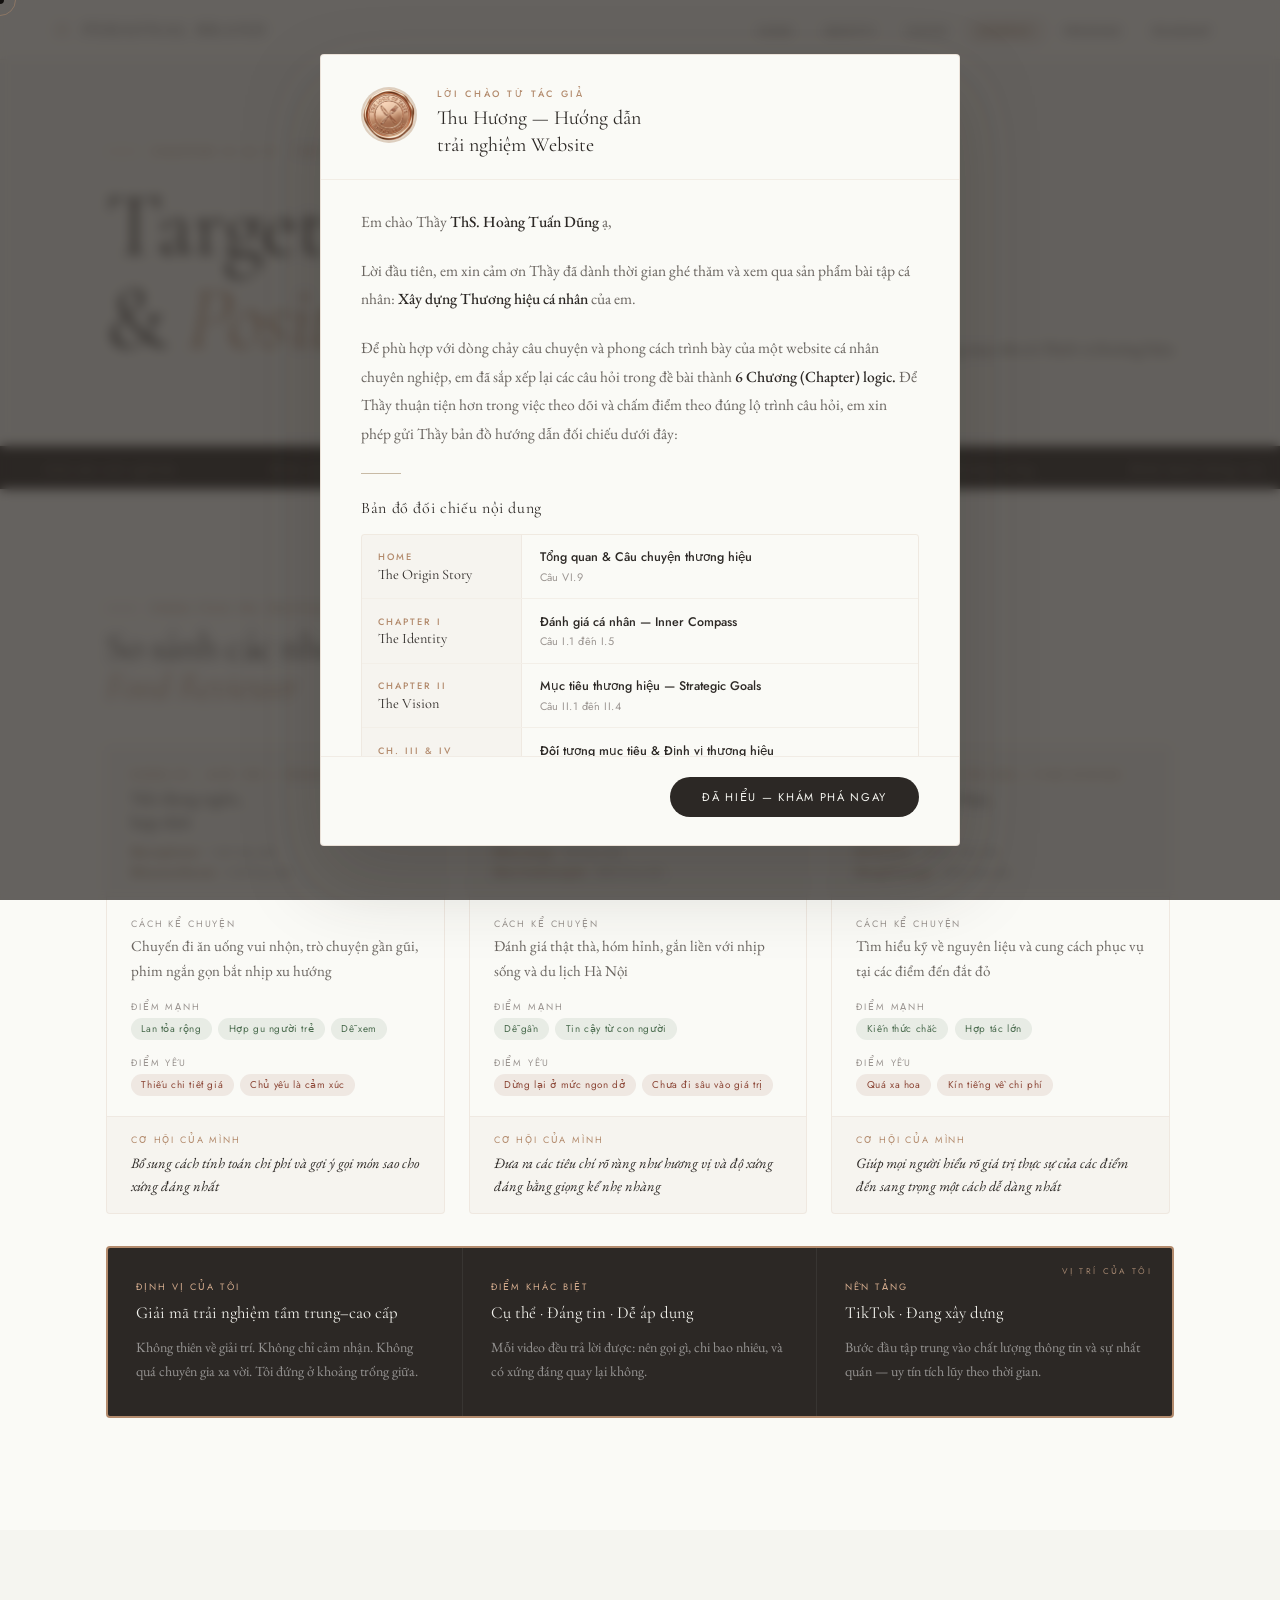
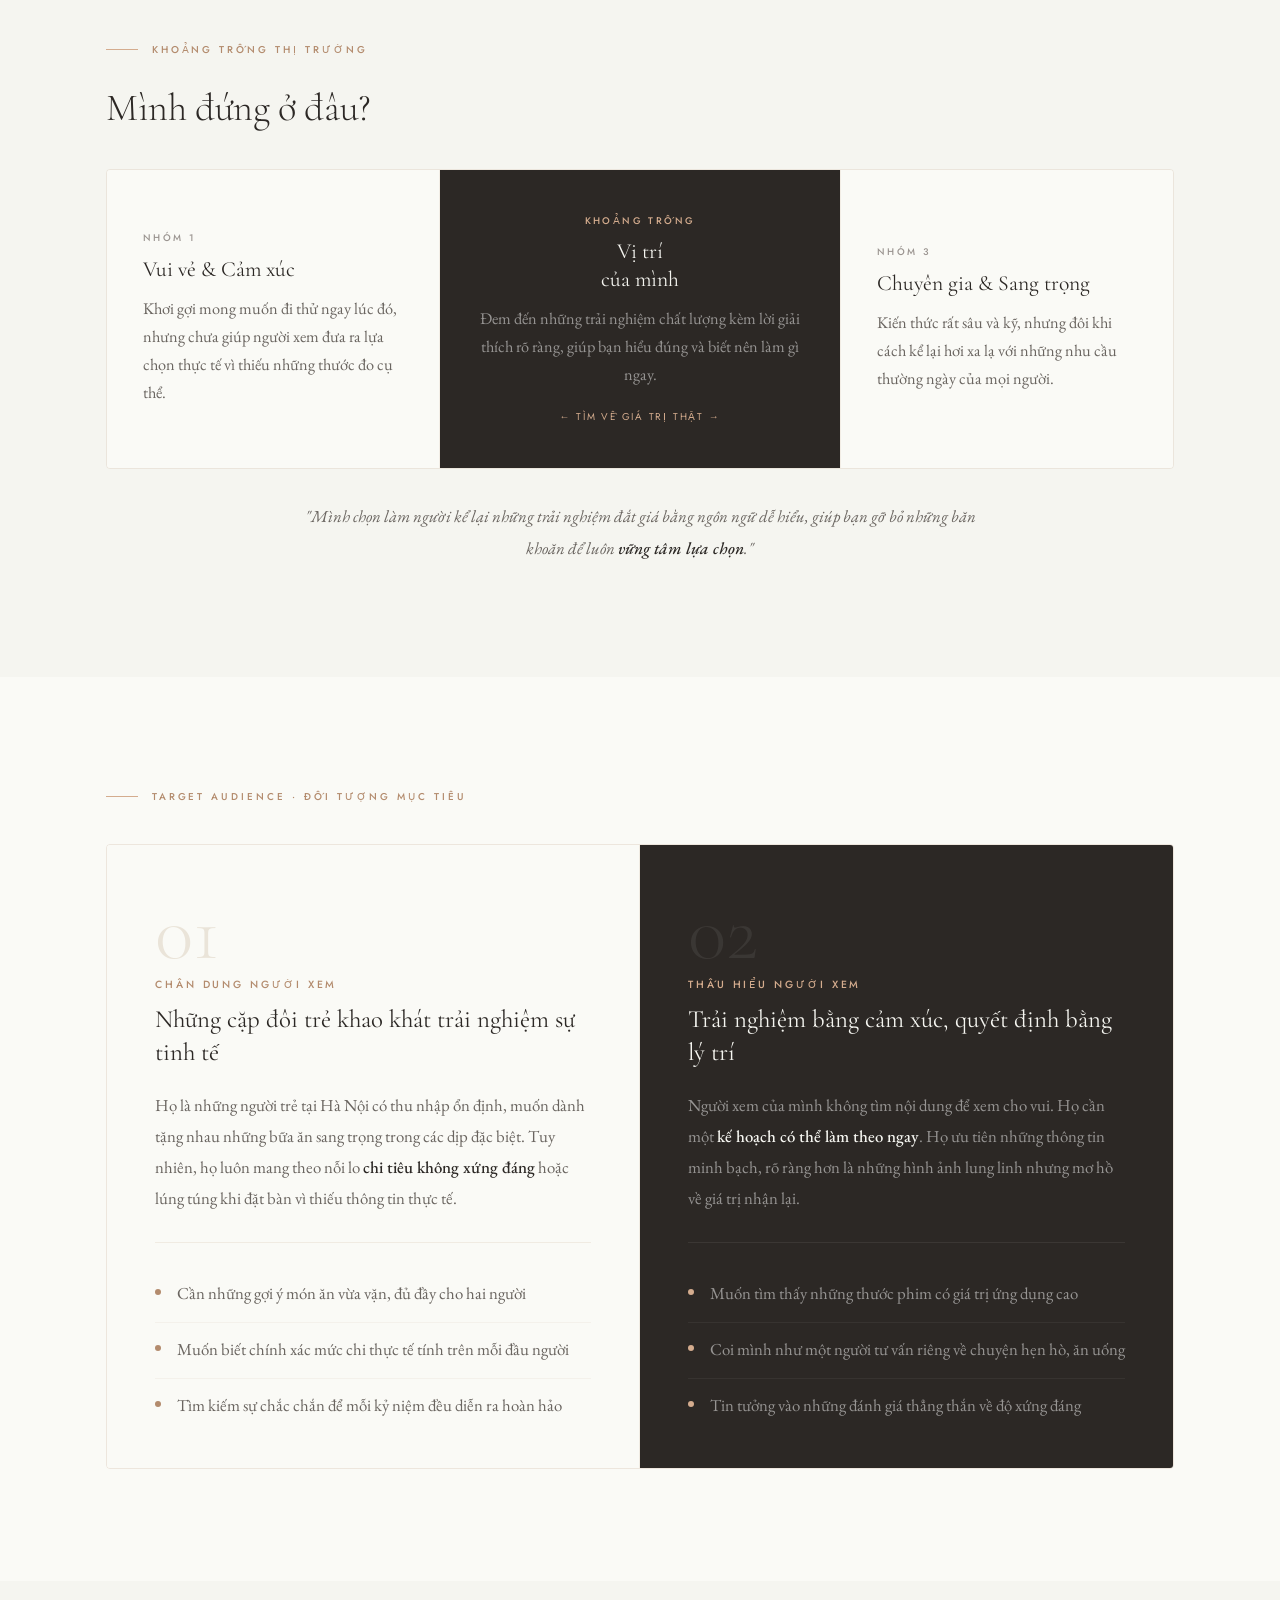
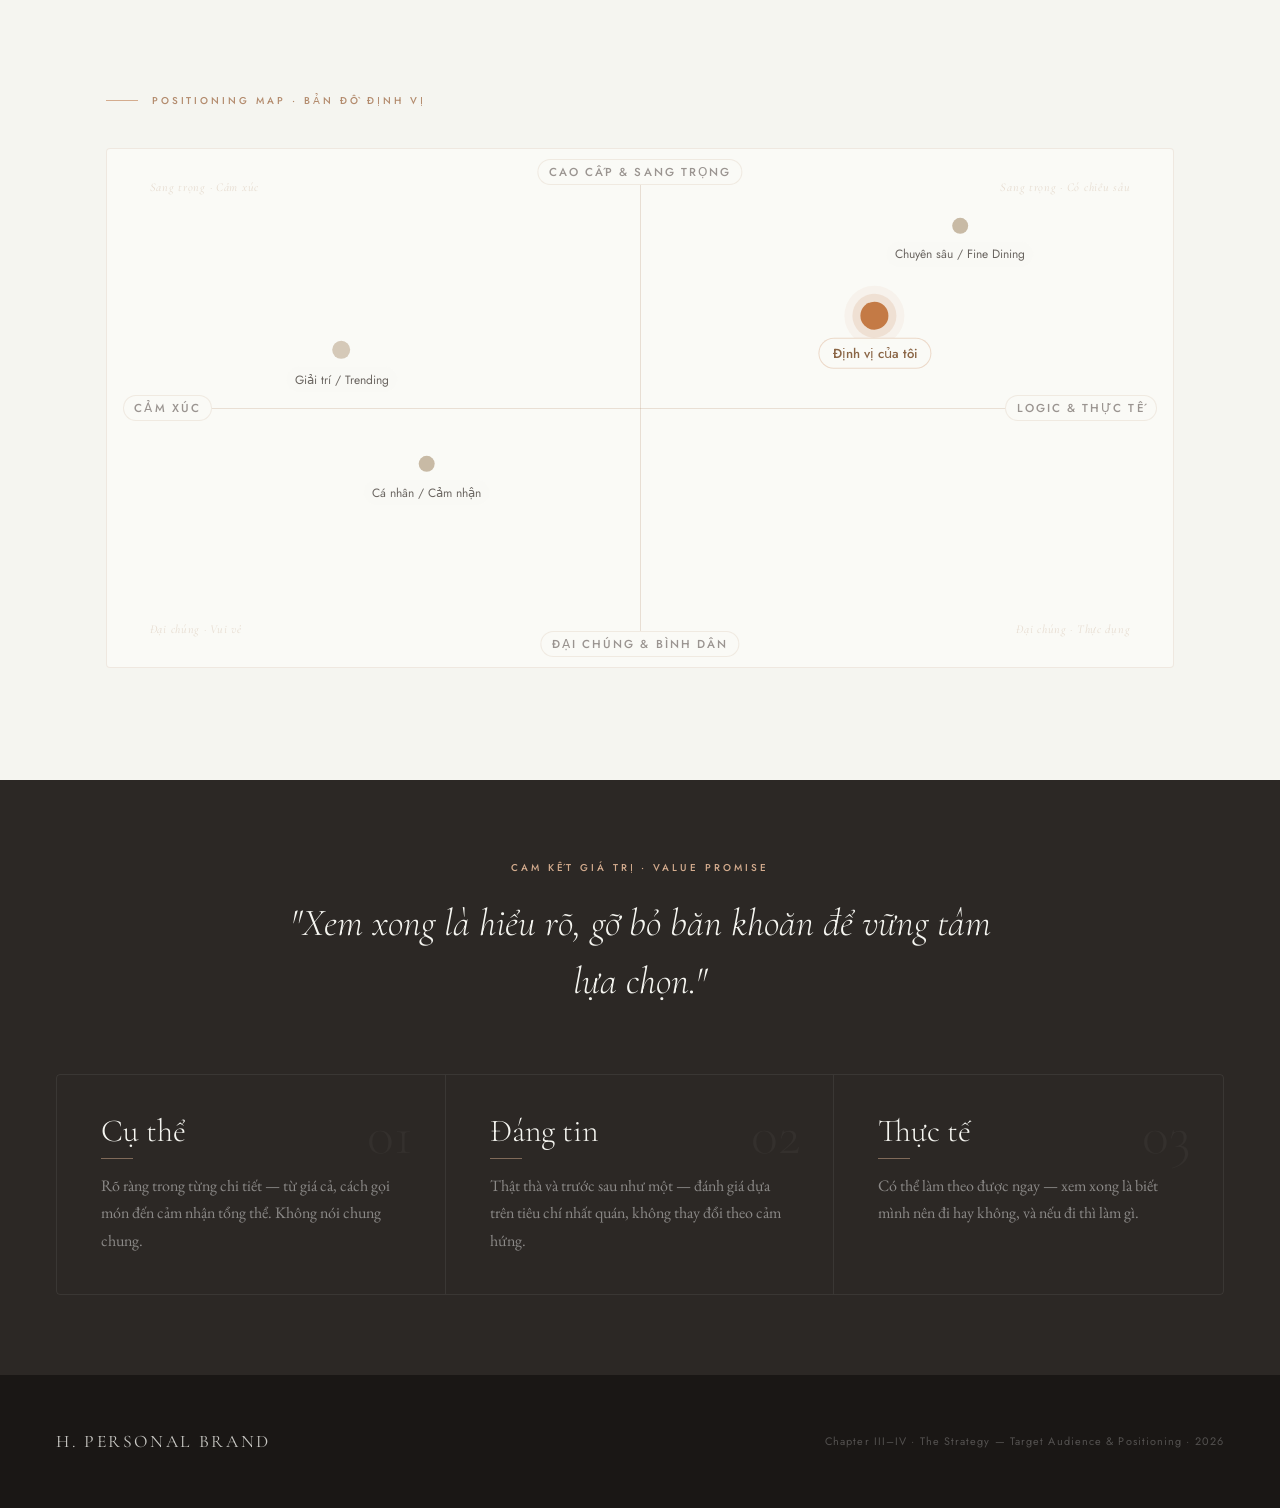
<file: strategy.html>
<!DOCTYPE html>
<html lang="vi">
<head>
<meta charset="UTF-8">
<meta name="viewport" content="width=device-width, initial-scale=1.0">
<title>Ch. III–IV — The Strategy · Target Audience & Positioning</title>
<link rel="stylesheet" href="style.css">
<style>
.page-hero { padding: 9rem 0 5rem; background: var(--cream); border-bottom: 1px solid rgba(179,139,109,0.14); }

/* TABLE */
.premium-table { width: 100%; border-collapse: collapse; font-size: 0.82rem; }
.premium-table th { padding: 0.9rem 1.5rem; background: var(--charcoal); color: rgba(255,255,255,0.65); font-weight: 400; font-size: 0.62rem; letter-spacing: 0.2em; text-transform: uppercase; text-align: left; }
.premium-table th:first-child { background: var(--dark); }
.premium-table td { 
  padding: 1.25rem 1.5rem; 
  border-bottom: 1px solid rgba(179,139,109,0.1); 
  vertical-align: top; 
  color: var(--mid); 
  line-height: 1.65; 
  font-family: 'EB Garamond', serif; 
  font-size: 0.96rem;
  min-width: 120px; /* ← thêm dòng này */
}.premium-table tr:last-child td { background: rgba(179,139,109,0.05); font-family: 'Jost', sans-serif; }
.premium-table td:first-child { font-family: 'Cormorant Garamond', serif; font-size: 1rem; color: var(--charcoal); }
.premium-table tr:last-child td:first-child { color: var(--accent-deep); font-weight: 500; }
.me-badge { display: inline-block; background: var(--accent); color: white; font-size: 0.58rem; letter-spacing: 0.1em; padding: 0.12rem 0.5rem; border-radius: 20px; vertical-align: middle; margin-left: 0.4rem; text-transform: uppercase; font-family: 'Jost', sans-serif; }

/* GAP MAP */
/* Tìm và thay toàn bộ các rule gap-map, gap-box, gap-label, gap-title, gap-body, gap-me */

.gap-map {
  display: grid;
  grid-template-columns: 1fr 1.2fr 1fr;
  gap: 0;
  border-radius: 4px;
  overflow: hidden;
  border: 1px solid rgba(179,139,109,0.15);
}
.gap-box {
  padding: 2.75rem 2.25rem;
  display: flex;
  flex-direction: column;
  justify-content: center;
}
.gap-box.left {
  background: var(--warm-white);
  border-right: 1px solid rgba(179,139,109,0.12);
}
.gap-box.right {
  background: var(--warm-white);
  border-left: 1px solid rgba(179,139,109,0.12);
}
.gap-box.center {
  background: var(--charcoal);
  text-align: center;
  padding: 2.75rem 2rem;
}
.gap-label {
  font-size: 0.6rem;
  letter-spacing: 0.25em;
  text-transform: uppercase;
  margin-bottom: 0.6rem;
  font-weight: 500;
}
.gap-box.left .gap-label,
.gap-box.right .gap-label { color: var(--muted); }
.gap-box.center .gap-label { color: var(--accent-light); }

.gap-title {
  font-family: 'Cormorant Garamond', serif;
  font-size: 1.35rem;
  margin-bottom: 0.75rem;
  line-height: 1.3;
}
.gap-box.left .gap-title,
.gap-box.right .gap-title { color: var(--charcoal); }
.gap-box.center .gap-title { color: var(--cream); }

.gap-body {
  font-family: 'EB Garamond', serif;
  font-size: 1.02rem;
  line-height: 1.72;
}
.gap-box.left .gap-body,
.gap-box.right .gap-body { color: var(--mid); }
.gap-box.center .gap-body { color: rgba(255,255,255,0.5); }

.gap-me {
  font-size: 0.62rem;
  letter-spacing: 0.18em;
  text-transform: uppercase;
  color: var(--accent-light);
  margin-top: 1.25rem;
}

/* AUDIENCE */
.aud-grid { display: grid; grid-template-columns: 1fr 1fr; gap: 2rem; }
.aud-card { padding: 2.75rem 2.5rem; border: 1px solid rgba(179,139,109,0.14); border-radius: 3px; transition: transform .3s, box-shadow .3s; }
.aud-card:hover { transform: translateY(-4px); box-shadow: 0 16px 48px rgba(44,40,37,0.07); }
.aud-kicker { font-size: 0.6rem; letter-spacing: 0.28em; text-transform: uppercase; color: var(--accent); margin-bottom: 0.75rem; }
.aud-title { font-family: 'Cormorant Garamond', serif; font-size: 1.3rem; color: var(--charcoal); margin-bottom: 1rem; line-height: 1.35; }
.aud-body { font-family: 'EB Garamond', serif; font-size: 1rem; color: var(--mid); line-height: 1.82; }
.aud-body strong { color: var(--charcoal); font-weight: 500; }
.needs-list { margin-top: 1.5rem; display: flex; flex-direction: column; gap: 0.5rem; }
.needs-list li { font-family: 'EB Garamond', serif; font-size: 0.94rem; color: var(--mid); line-height: 1.55; display: flex; gap: 0.65rem; }
.needs-list li::before { content: '·'; color: var(--accent-bright); font-size: 1.2rem; flex-shrink: 0; margin-top: -0.1rem; }

/* POSITIONING CANVAS */
.pos-canvas {
  position: relative; width: 100%; height: 400px;
  border: 1px solid rgba(179,139,109,0.16); border-radius: 3px;
  background: var(--cream); overflow: hidden;
}
.pos-axis-h { position: absolute; left: 6%; right: 6%; top: 50%; height: 1px; background: rgba(179,139,109,0.22); }
.pos-axis-v { position: absolute; top: 6%; bottom: 6%; left: 50%; width: 1px; background: rgba(179,139,109,0.22); }
.pos-axis-label { position: absolute; font-size: 0.58rem; letter-spacing: 0.18em; text-transform: uppercase; color: var(--muted); }
.pos-dot { position: absolute; transform: translate(-50%,-50%); display: flex; flex-direction: column; align-items: center; gap: 0.4rem; }
.pos-circle { border-radius: 50%; }
.pos-name { font-size: 0.65rem; color: var(--mid); white-space: nowrap; text-align: center; }

/* VALUE PROMISE */
.vp-bar { background: var(--accent-deep); padding: 4.5rem 3.5rem; display: grid; grid-template-columns: 1fr 2fr; gap: 4rem; align-items: center; }
.vp-title { font-family: 'Cormorant Garamond', serif; font-size: clamp(1.6rem, 3vw, 2.4rem); font-style: italic; font-weight: 300; color: var(--cream); line-height: 1.45; }
.vp-pillars { display: flex; gap: 3rem; }
.vp-pill { text-align: center; }
.vp-word { font-family: 'Cormorant Garamond', serif; font-size: 1.75rem; color: var(--cream); font-weight: 300; }
.vp-def { font-size: 0.6rem; letter-spacing: 0.14em; text-transform: uppercase; color: rgba(255,255,255,0.5); margin-top: 0.3rem; }
</style>
</head>
<body>
<div class="cursor"></div><div class="cursor-ring"></div><div class="page-veil"></div>
<!-- ═══════════════════════════════════════════
     MODAL WELCOME 
     ═══════════════════════════════════════════ -->
<style>
.modal-overlay {
  position: fixed; inset: 0; z-index: 7000;
  background: rgba(44,40,37,0.72);
  backdrop-filter: blur(6px);
  display: flex; align-items: center; justify-content: center;
  padding: 1.5rem;
  opacity: 0; animation: overlayIn .5s ease .2s forwards;
}
@keyframes overlayIn { to { opacity: 1; } }

.modal-box {
  background: var(--warm-white);
  border: 1px solid rgba(179,139,109,0.22);
  border-radius: 4px;
  width: 100%; max-width: 640px;
  max-height: 88vh;
  display: flex; flex-direction: column;
  overflow: hidden;
  transform: translateY(28px); opacity: 0;
  animation: boxIn .55s cubic-bezier(.4,0,.2,1) .35s forwards;
  box-shadow: 0 32px 80px rgba(44,40,37,0.22);
}
@keyframes boxIn { to { transform: translateY(0); opacity: 1; } }

.modal-header {
  padding: 2rem 2.5rem 1.25rem;
  border-bottom: 1px solid rgba(179,139,109,0.12);
  display: flex; align-items: flex-start; gap: 1.25rem;
}
.modal-avatar {
  width: 56px; height: 56px; border-radius: 50%; flex-shrink: 0;
  background: var(--beige); overflow: hidden;
  border: 2px solid rgba(179,139,109,0.25);
  position: relative;
}
.modal-avatar img {
  width: 100%; height: 100%; object-fit: cover; display: block;
}
.modal-avatar-placeholder {
  position: absolute; inset: 0;
  display: flex; align-items: center; justify-content: center;
  font-size: 0.52rem; letter-spacing: 0.1em; text-transform: uppercase;
  color: var(--parchment); text-align: center; line-height: 1.4;
  padding: 4px;
}
.modal-header-text {}
.modal-kicker {
  font-size: 0.58rem; letter-spacing: 0.28em; text-transform: uppercase;
  color: var(--accent); margin-bottom: 0.3rem; font-weight: 500;
}
.modal-title {
  font-family: 'Cormorant Garamond', serif;
  font-size: 1.25rem; font-weight: 400; color: var(--charcoal);
  line-height: 1.35;
}

.modal-body {
  padding: 1.75rem 2.5rem;
  overflow-y: auto;
  flex: 1;
}
.modal-body::-webkit-scrollbar { width: 4px; }
.modal-body::-webkit-scrollbar-track { background: transparent; }
.modal-body::-webkit-scrollbar-thumb { background: var(--sand); border-radius: 2px; }

.modal-greeting {
  font-family: 'EB Garamond', serif;
  font-size: 0.97rem; color: var(--mid); line-height: 1.85;
  margin-bottom: 1.25rem;
}
.modal-greeting strong { color: var(--charcoal); font-weight: 500; }

.modal-divider {
  width: 2.5rem; height: 1px;
  background: var(--parchment); margin: 1.5rem 0;
}

.modal-map-title {
  font-family: 'Cormorant Garamond', serif;
  font-size: 1rem; font-weight: 400; color: var(--charcoal);
  margin-bottom: 1rem; letter-spacing: 0.04em;
}

.modal-map {
  display: flex; flex-direction: column; gap: 0;
  border: 1px solid rgba(179,139,109,0.15);
  border-radius: 3px; overflow: hidden;
}
.modal-map-row {
  display: grid; grid-template-columns: 160px 1fr;
  border-bottom: 1px solid rgba(179,139,109,0.1);
  text-decoration: none;
  transition: background .2s;
}
.modal-map-row:last-child { border: none; }
.modal-map-row:hover { background: var(--cream); }
.modal-map-left {
  padding: 0.85rem 1rem;
  background: rgba(179,139,109,0.05);
  border-right: 1px solid rgba(179,139,109,0.1);
  display: flex; flex-direction: column; justify-content: center;
}
.modal-map-chapter {
  font-size: 0.58rem; letter-spacing: 0.22em; text-transform: uppercase;
  color: var(--accent); font-weight: 500;
}
.modal-map-page {
  font-family: 'Cormorant Garamond', serif;
  font-size: 0.9rem; color: var(--charcoal); margin-top: 0.15rem;
}
.modal-map-right {
  padding: 0.85rem 1.1rem;
  display: flex; flex-direction: column; justify-content: center;
}
.modal-map-topic {
  font-size: 0.78rem; color: var(--charcoal); font-weight: 500;
  margin-bottom: 0.15rem;
}
.modal-map-ref {
  font-size: 0.68rem; color: var(--muted); letter-spacing: 0.04em;
}

.modal-closing {
  font-family: 'EB Garamond', serif;
  font-size: 0.95rem; color: var(--mid); line-height: 1.85;
  margin-top: 1.25rem; font-style: italic;
}

.modal-footer {
  padding: 1.25rem 2.5rem 1.75rem;
  border-top: 1px solid rgba(179,139,109,0.12);
  display: flex; justify-content: flex-end;
}
.modal-btn {
  background: var(--charcoal); color: var(--cream);
  border: none; border-radius: 30px;
  padding: 0.75rem 2rem;
  font-family: 'Jost', sans-serif;
  font-size: 0.7rem; letter-spacing: 0.15em; text-transform: uppercase;
  cursor: pointer;
  transition: background .2s, transform .15s;
}
.modal-btn:hover { background: var(--accent-deep); transform: translateY(-1px); }
</style>

<div class="modal-overlay" id="welcomeModal" role="dialog" aria-modal="true" aria-labelledby="modalTitle">
  <div class="modal-box">

    <div class="modal-header">
      <div class="modal-avatar">
        <!-- Thay src="" bằng đường dẫn ảnh chân dung của em (100×100px, hình tròn) -->
        <img src="./assets/welcome_card.png" alt="Thu Hương" width="100" height="100" onerror="this.style.display='none'">
          </div>
      <div class="modal-header-text">
        <p class="modal-kicker">Lời chào từ tác giả</p>
        <h2 class="modal-title" id="modalTitle">
          Thu Hương — Hướng dẫn<br>trải nghiệm Website
        </h2>
      </div>
    </div>

    <div class="modal-body">
      <p class="modal-greeting">
        Em chào Thầy <strong>ThS. Hoàng Tuấn Dũng</strong> ạ,
      </p>
      <p class="modal-greeting">
        Lời đầu tiên, em xin cảm ơn Thầy đã dành thời gian ghé thăm và xem qua sản phẩm
        bài tập cá nhân: <strong>Xây dựng Thương hiệu cá nhân</strong> của em.
      </p>
      <p class="modal-greeting">
        Để phù hợp với dòng chảy câu chuyện và phong cách trình bày của một website cá nhân
        chuyên nghiệp, em đã sắp xếp lại các câu hỏi trong đề bài thành <strong>6 Chương (Chapter) logic.</strong>
        Để Thầy thuận tiện hơn trong việc theo dõi và chấm điểm theo đúng lộ trình câu hỏi,
        em xin phép gửi Thầy bản đồ hướng dẫn đối chiếu dưới đây:
      </p>

      <div class="modal-divider"></div>
      <p class="modal-map-title">Bản đồ đối chiếu nội dung</p>

      <div class="modal-map">
        <a href="index.html" class="modal-map-row">
          <div class="modal-map-left">
            <span class="modal-map-chapter">Home</span>
            <span class="modal-map-page">The Origin Story</span>
          </div>
          <div class="modal-map-right">
            <span class="modal-map-topic">Tổng quan & Câu chuyện thương hiệu</span>
            <span class="modal-map-ref">Câu VI.9</span>
          </div>
        </a>
        <a href="identity.html" class="modal-map-row">
          <div class="modal-map-left">
            <span class="modal-map-chapter">Chapter I</span>
            <span class="modal-map-page">The Identity</span>
          </div>
          <div class="modal-map-right">
            <span class="modal-map-topic">Đánh giá cá nhân — Inner Compass</span>
            <span class="modal-map-ref">Câu I.1 đến I.5</span>
          </div>
        </a>
        <a href="vision.html" class="modal-map-row">
          <div class="modal-map-left">
            <span class="modal-map-chapter">Chapter II</span>
            <span class="modal-map-page">The Vision</span>
          </div>
          <div class="modal-map-right">
            <span class="modal-map-topic">Mục tiêu thương hiệu — Strategic Goals</span>
            <span class="modal-map-ref">Câu II.1 đến II.4</span>
          </div>
        </a>
        <a href="strategy.html" class="modal-map-row">
          <div class="modal-map-left">
            <span class="modal-map-chapter">Ch. III & IV</span>
            <span class="modal-map-page">The Strategy</span>
          </div>
          <div class="modal-map-right">
            <span class="modal-map-topic">Đối tượng mục tiêu & Định vị thương hiệu</span>
            <span class="modal-map-ref">Câu III.1–III.4 & IV.1–IV.4</span>
          </div>
        </a>
        <a href="presence.html" class="modal-map-row">
          <div class="modal-map-left">
            <span class="modal-map-chapter">Chapter V</span>
            <span class="modal-map-page">The Presence</span>
          </div>
          <div class="modal-map-right">
            <span class="modal-map-topic">Nhận diện & Hình ảnh thương hiệu</span>
            <span class="modal-map-ref">Câu V.1 đến V.4</span>
          </div>
        </a>
        <a href="roadmap.html" class="modal-map-row">
          <div class="modal-map-left">
            <span class="modal-map-chapter">Chapter VI</span>
            <span class="modal-map-page">The Roadmap</span>
          </div>
          <div class="modal-map-right">
            <span class="modal-map-topic">Phân tích năng lực & Lộ trình hành động</span>
            <span class="modal-map-ref">Câu VI.1 đến VI.8</span>
          </div>
        </a>
      </div>

      <p class="modal-closing">
        Em hy vọng cách trình bày này sẽ mang lại cho Thầy một trải nghiệm mới mẻ
        và thấy được sự đầu tư nghiêm túc của em đối với bộ môn Quản trị thương hiệu.
        Em cảm ơn Thầy và chúc Thầy có một ngày làm việc hiệu quả ạ!
      </p>
    </div>

    <div class="modal-footer">
      <button class="modal-btn" onclick="closeModal()" id="modalCloseBtn">
        Đã hiểu — Khám phá ngay
      </button>
    </div>

  </div>
</div>
<nav>
  <a href="index.html" class="nav-logo"><em>H.</em> Personal Brand</a>
  <ul class="nav-links">
    <li><a href="index.html">Home</a></li>
    <li><a href="identity.html">Identity</a></li>
    <li><a href="vision.html">Vision</a></li>
    <li><a href="strategy.html">Strategy</a></li>
    <li><a href="presence.html">Presence</a></li>
    <li><a href="roadmap.html">Roadmap</a></li>
  </ul>
</nav>

<div class="page-hero">
  <div class="container">
    <div style="display:flex; justify-content:space-between; align-items:flex-end; gap:3rem;">
      <div>
        <p class="label fade-up">Chapter III & IV · The Strategy</p>
        <h1 class="display display-xl fade-up d2" style="margin-top:1.25rem;">Target Audience<br>&amp; <em>Positioning</em></h1>
      </div>
      <p class="body-serif fade-up d2" style="max-width:280px; text-align:right;">Đối tượng mục tiêu &amp; Định vị thương hiệu</p>
    </div>
  </div>
</div>

<div class="marquee-bar">
  <div class="marquee-inner">
    <span>Giải mã trải nghiệm</span><span class="sep">·</span>
    <span>Điểm tựa niềm tin</span><span class="sep">·</span>
    <span>Ưu tiên sự thật</span><span class="sep">·</span>
    <span>Định vị thị trường</span><span class="sep">·</span>
    <span>Lấp đầy khoảng trống</span><span class="sep">·</span>
    <span>Minh bạch thông tin</span><span class="sep">·</span>
    
    <span>Giải mã trải nghiệm</span><span class="sep">·</span>
    <span>Điểm tựa niềm tin</span><span class="sep">·</span>
    <span>Ưu tiên sự thật</span><span class="sep">·</span>
    <span>Định vị thị trường</span><span class="sep">·</span>
    <span>Lấp đầy khoảng trống</span><span class="sep">·</span>
    <span>Minh bạch thông tin</span><span class="sep">·</span>
  </div>
</div>

<section class="section">
  <div class="container">
<p class="label fade-up">Phân tích thị trường</p>
<h2 class="display display-md fade-up d1" style="margin: 0.75rem 0 2.5rem;">So sánh các nhóm<br><em>Food Reviewer</em></h2>

<style>
/* ── COMPETITOR CARDS ─────────────────────── */
.comp-grid {
  display: grid;
  grid-template-columns: repeat(3, 1fr);
  gap: 1.5rem;
  margin-bottom: 2rem;
  align-items: stretch;
  max-height: 520px;
  overflow-y: auto;
  padding-right: 4px;
}

.comp-card {
  border: 1px solid rgba(179,139,109,0.16);
  border-radius: 4px;
  overflow: hidden;
  background: var(--warm-white);
  transition: transform .3s ease, box-shadow .3s ease;
}
.comp-card:hover {
  transform: translateY(-4px);
  box-shadow: 0 16px 48px rgba(44,40,37,0.08);
}
.comp-card-header {
  padding: 1.25rem 1.5rem 1rem;
  border-bottom: 1px solid rgba(179,139,109,0.1);
  background: var(--cream);
}
.comp-card-type {
  font-size: 0.58rem; letter-spacing: 0.28em;
  text-transform: uppercase; color: var(--accent);
  font-weight: 500; margin-bottom: 0.35rem;
}
.comp-card-title {
  font-family: 'Cormorant Garamond', serif;
  font-size: 1.15rem; font-weight: 400; color: var(--charcoal);
  line-height: 1.3;
}
.comp-card-accounts {
  margin-top: 0.6rem;
  display: flex; flex-direction: column; gap: 0.2rem;
}
.comp-card-account {
  font-size: 0.72rem; color: var(--accent-deep);
  letter-spacing: 0.02em;
}
.comp-card-account span {
  color: var(--muted); font-size: 0.68rem; margin-left: 0.35rem;
}
.comp-card-body {
  padding: 1.25rem 1.5rem;
  display: flex; flex-direction: column; gap: 1rem;
}
.comp-row-label {
  font-size: 0.58rem; letter-spacing: 0.2em; text-transform: uppercase;
  color: var(--muted); margin-bottom: 0.3rem;
}
.comp-row-value {
  font-family: 'EB Garamond', serif;
  font-size: 0.94rem; color: var(--mid); line-height: 1.65;
}
.comp-tag-row {
  display: flex; flex-wrap: wrap; gap: 0.4rem; margin-top: 0.2rem;
}
.comp-tag {
  font-size: 0.62rem; letter-spacing: 0.06em;
  padding: 0.22rem 0.65rem; border-radius: 20px;
}
.comp-tag-green {
  background: rgba(74,107,78,0.1); color: #4A6B4E;
}
.comp-tag-red {
  background: rgba(139,69,53,0.1); color: #8B4535;
}
.comp-tag-gold {
  background: rgba(179,139,109,0.12); color: var(--accent-deep);
}
.comp-card-footer {
  padding: 1rem 1.5rem;
  background: rgba(179,139,109,0.05);
  border-top: 1px solid rgba(179,139,109,0.1);
}
.comp-footer-label {
  font-size: 0.58rem; letter-spacing: 0.2em; text-transform: uppercase;
  color: var(--accent); margin-bottom: 0.3rem;
}
.comp-footer-value {
  font-family: 'EB Garamond', serif;
  font-size: 0.9rem; color: var(--charcoal);
  font-style: italic; line-height: 1.6;
}

/* ── MY POSITION CARD ─────────────────────── */
.my-card {
  border: 2px solid var(--accent);
  border-radius: 4px; overflow: hidden;
  background: var(--charcoal);
  position: relative;
}
.my-card::before {
  content: 'VỊ TRÍ CỦA TÔI';
  position: absolute; top: 1.1rem; right: 1.25rem;
  font-size: 0.52rem; letter-spacing: 0.28em;
  color: var(--accent-light); opacity: 0.7;
}
.my-card-inner {
  display: grid; grid-template-columns: 1fr 1fr 1fr;
  gap: 0;
}
.my-col {
  padding: 2rem 1.75rem;
  border-right: 1px solid rgba(255,255,255,0.06);
}
.my-col:last-child { border: none; }
.my-col-label {
  font-size: 0.58rem; letter-spacing: 0.22em; text-transform: uppercase;
  color: var(--accent-light); margin-bottom: 0.6rem;
}
.my-col-title {
  font-family: 'Cormorant Garamond', serif;
  font-size: 1.05rem; color: var(--cream);
  margin-bottom: 0.65rem; line-height: 1.35;
}
.my-col-body {
  font-family: 'EB Garamond', serif;
  font-size: 0.88rem; color: rgba(255,255,255,0.5);
  line-height: 1.72;
}
</style>

<!-- 3 COMPETITOR CARDS -->
<div class="comp-grid fade-up d2">

  <!-- Card 1 -->
  <div class="comp-card">
  <div class="comp-card-header">
    <p class="comp-card-type">Nhóm 01 · Giải trí / Trending</p>
    <p class="comp-card-title">Nội dung ngắn,<br>hợp thời</p>
    <div class="comp-card-accounts">
      <p class="comp-card-account">@ansaphanoi <span>1.6M theo dõi</span></p>
      <p class="comp-card-account">@tieumanthaune <span>3.3M theo dõi</span></p>
    </div>
  </div>
  <div class="comp-card-body">
    <div>
      <p class="comp-row-label">Cách kể chuyện</p>
      <p class="comp-row-value">Chuyến đi ăn uống vui nhộn, trò chuyện gần gũi, phim ngắn gọn bắt nhịp xu hướng</p>
    </div>
    <div>
      <p class="comp-row-label">Điểm mạnh</p>
      <div class="comp-tag-row">
        <span class="comp-tag comp-tag-green">Lan tỏa rộng</span>
        <span class="comp-tag comp-tag-green">Hợp gu người trẻ</span>
        <span class="comp-tag comp-tag-green">Dễ xem</span>
      </div>
    </div>
    <div>
      <p class="comp-row-label">Điểm yếu</p>
      <div class="comp-tag-row">
        <span class="comp-tag comp-tag-red">Thiếu chi tiết giá</span>
        <span class="comp-tag comp-tag-red">Chủ yếu là cảm xúc</span>
      </div>
    </div>
  </div>
  <div class="comp-card-footer">
    <p class="comp-footer-label">Cơ hội của mình</p>
    <p class="comp-footer-value">Bổ sung cách tính toán chi phí và gợi ý gọi món sao cho xứng đáng nhất</p>
  </div>
</div>

<div class="comp-card">
  <div class="comp-card-header">
    <p class="comp-card-type">Nhóm 02 · Cá nhân / Cảm nhận</p>
    <p class="comp-card-title">Chia sẻ cảm nhận<br>cá nhân</p>
    <div class="comp-card-accounts">
      <p class="comp-card-account">@hanoiangi <span>1M theo dõi</span></p>
      <p class="comp-card-account">@anchoidieunghe <span>582K theo dõi</span></p>
    </div>
  </div>
  <div class="comp-card-body">
    <div>
      <p class="comp-row-label">Cách kể chuyện</p>
      <p class="comp-row-value">Đánh giá thật thà, hóm hỉnh, gắn liền với nhịp sống và du lịch Hà Nội</p>
    </div>
    <div>
      <p class="comp-row-label">Điểm mạnh</p>
      <div class="comp-tag-row">
        <span class="comp-tag comp-tag-green">Dễ gần</span>
        <span class="comp-tag comp-tag-green">Tin cậy từ con người</span>
      </div>
    </div>
    <div>
      <p class="comp-row-label">Điểm yếu</p>
      <div class="comp-tag-row">
        <span class="comp-tag comp-tag-red">Dừng lại ở mức ngon dở</span>
        <span class="comp-tag comp-tag-red">Chưa đi sâu vào giá trị</span>
      </div>
    </div>
  </div>
  <div class="comp-card-footer">
    <p class="comp-footer-label">Cơ hội của mình</p>
    <p class="comp-footer-value">Đưa ra các tiêu chí rõ ràng như hương vị và độ xứng đáng bằng giọng kể nhẹ nhàng</p>
  </div>
</div>

<div class="comp-card">
  <div class="comp-card-header">
    <p class="comp-card-type">Nhóm 03 · Chuyên sâu / Fine Dining</p>
    <p class="comp-card-title">Kiến thức ẩm thực,<br>sang trọng</p>
    <div class="comp-card-accounts">
      <p class="comp-card-account">@nhandian <span>500K+ theo dõi</span></p>
      <p class="comp-card-account">@angithuongoi <span>498K theo dõi</span></p>
    </div>
  </div>
  <div class="comp-card-body">
    <div>
      <p class="comp-row-label">Cách kể chuyện</p>
      <p class="comp-row-value">Tìm hiểu kỹ về nguyên liệu và cung cách phục vụ tại các điểm đến đắt đỏ</p>
    </div>
    <div>
      <p class="comp-row-label">Điểm mạnh</p>
      <div class="comp-tag-row">
        <span class="comp-tag comp-tag-green">Kiến thức chắc</span>
        <span class="comp-tag comp-tag-green">Hợp tác lớn</span>
      </div>
    </div>
    <div>
      <p class="comp-row-label">Điểm yếu</p>
      <div class="comp-tag-row">
        <span class="comp-tag comp-tag-red">Quá xa hoa</span>
        <span class="comp-tag comp-tag-red">Kín tiếng về chi phí</span>
      </div>
    </div>
  </div>
  <div class="comp-card-footer">
    <p class="comp-footer-label">Cơ hội của mình</p>
    <p class="comp-footer-value">Giúp mọi người hiểu rõ giá trị thực sự của các điểm đến sang trọng một cách dễ dàng nhất</p>
  </div>
</div>
  

</div>

<!-- MY POSITION CARD -->
<div class="my-card fade-up d3">
  <div class="my-card-inner">
    <div class="my-col">
      <p class="my-col-label">Định vị của tôi</p>
      <p class="my-col-title">Giải mã trải nghiệm tầm trung–cao cấp</p>
      <p class="my-col-body">Không thiên về giải trí. Không chỉ cảm nhận. Không quá chuyên gia xa vời. Tôi đứng ở khoảng trống giữa.</p>
    </div>
    <div class="my-col">
      <p class="my-col-label">Điểm khác biệt</p>
      <p class="my-col-title">Cụ thể · Đáng tin · Dễ áp dụng</p>
      <p class="my-col-body">Mỗi video đều trả lời được: nên gọi gì, chi bao nhiêu, và có xứng đáng quay lại không.</p>
    </div>
    <div class="my-col">
      <p class="my-col-label">Nền tảng</p>
      <p class="my-col-title">TikTok · Đang xây dựng</p>
      <p class="my-col-body">Bước đầu tập trung vào chất lượng thông tin và sự nhất quán — uy tín tích lũy theo thời gian.</p>
    </div>
  </div>
</div>
  </div>
</section>

<section class="section-alt">
  <div class="container">
    <p class="label fade-up" style="margin-bottom:2rem;">Khoảng trống thị trường</p>
    <h2 class="display display-md fade-up d1" style="margin-bottom:2.5rem;">Mình đứng ở đâu?</h2>
    <div class="gap-map fade-up d2">
      <div class="gap-box left">
        <p class="gap-label">Nhóm 1</p>
        <p class="gap-title">Vui vẻ & Cảm xúc</p>
        <p class="gap-body">Khơi gợi mong muốn đi thử ngay lúc đó, nhưng chưa giúp người xem đưa ra lựa chọn thực tế vì thiếu những thước đo cụ thể.</p>
      </div>
      <div class="gap-box center">
        <p class="gap-label">Khoảng trống</p>
        <p class="gap-title">Vị trí<br>của mình</p>
        <p class="gap-body">Đem đến những trải nghiệm chất lượng kèm lời giải thích rõ ràng, giúp bạn hiểu đúng và biết nên làm gì ngay.</p>
        <p class="gap-me">← Tìm về giá trị thật →</p>
      </div>
      <div class="gap-box right">
        <p class="gap-label">Nhóm 3</p>
        <p class="gap-title">Chuyên gia & Sang trọng</p>
        <p class="gap-body">Kiến thức rất sâu và kỹ, nhưng đôi khi cách kể lại hơi xa lạ với những nhu cầu thường ngày của mọi người.</p>
      </div>
    </div>
    <p class="body-serif fade-up d3" style="text-align:center; margin-top:2rem; font-style:italic; max-width:680px; margin-left:auto; margin-right:auto;">
      "Mình chọn làm người kể lại những trải nghiệm đắt giá bằng ngôn ngữ dễ hiểu, giúp bạn gỡ bỏ những băn khoăn để luôn <strong>vững tâm lựa chọn</strong>."
    </p>
  </div>
</section>

<!-- TARGET AUDIENCE ───────────────────────────── -->
<section class="section">
  <div class="container">
    <p class="label fade-up" style="margin-bottom:2.5rem;">Target Audience · Đối tượng mục tiêu</p>

    <style>
    .aud-v2 {
      display: grid;
      grid-template-columns: 1fr 1fr;
      gap: 0;
      border: 1px solid rgba(179,139,109,0.18);
      border-radius: 4px;
      overflow: hidden;
    }
    .aud-v2-card {
      padding: 3rem 3rem;
      position: relative;
    }
    .aud-v2-card:first-child {
      border-right: 1px solid rgba(179,139,109,0.14);
      background: var(--warm-white);
    }
    .aud-v2-card:last-child {
      background: var(--charcoal);
    }
    .aud-v2-num {
      font-family: 'Cormorant Garamond', serif;
      font-size: 5rem; font-weight: 300; line-height: 1;
      color: var(--beige);
      margin-bottom: 0.25rem;
    }
    .aud-v2-card:last-child .aud-v2-num {
      color: rgba(255,255,255,0.07);
    }
    .aud-v2-kicker {
      font-size: 0.65rem; letter-spacing: 0.28em;
      text-transform: uppercase; font-weight: 500;
      margin-bottom: 0.65rem;
    }
    .aud-v2-card:first-child .aud-v2-kicker { color: var(--accent); }
    .aud-v2-card:last-child  .aud-v2-kicker { color: var(--accent-light); }
    .aud-v2-title {
      font-family: 'Cormorant Garamond', serif;
      font-size: 1.55rem; font-weight: 400; line-height: 1.35;
      margin-bottom: 1.25rem;
    }
    .aud-v2-card:first-child .aud-v2-title { color: var(--charcoal); }
    .aud-v2-card:last-child  .aud-v2-title { color: var(--cream); }
    .aud-v2-body {
      font-family: 'EB Garamond', serif;
      font-size: 1.05rem; line-height: 1.85;
      margin-bottom: 1.75rem;
    }
    .aud-v2-card:first-child .aud-v2-body { color: var(--mid); }
    .aud-v2-card:last-child  .aud-v2-body { color: rgba(255,255,255,0.5); }
    .aud-v2-card:first-child .aud-v2-body strong { color: var(--charcoal); font-weight: 500; }
    .aud-v2-card:last-child  .aud-v2-body strong { color: var(--cream); font-weight: 500; }
    .aud-v2-needs {
      list-style: none;
      display: flex; flex-direction: column;
      gap: 0;
      border-top: 1px solid rgba(179,139,109,0.14);
      padding-top: 1.5rem;
    }
    .aud-v2-card:last-child .aud-v2-needs {
      border-color: rgba(255,255,255,0.07);
    }
    .aud-v2-need {
      display: flex; gap: 1rem; align-items: flex-start;
      padding: 0.85rem 0;
      border-bottom: 1px solid rgba(179,139,109,0.08);
      font-family: 'EB Garamond', serif;
      font-size: 1.05rem; line-height: 1.65;
    }
    .aud-v2-card:last-child .aud-v2-need {
      border-color: rgba(255,255,255,0.05);
    }
    .aud-v2-need:last-child { border: none; padding-bottom: 0; }
    .aud-v2-need-dot {
      width: 6px; height: 6px; border-radius: 50%;
      flex-shrink: 0; margin-top: 0.55rem;
    }
    .aud-v2-card:first-child .aud-v2-need-dot { background: var(--accent); }
    .aud-v2-card:last-child  .aud-v2-need-dot { background: var(--accent-light); }
    .aud-v2-card:first-child .aud-v2-need { color: var(--mid); }
    .aud-v2-card:last-child  .aud-v2-need { color: rgba(255,255,255,0.5); }
    </style>

    <div class="aud-v2 fade-up d1">

      <!-- Card trái -->
      <div class="aud-v2-card">
        <p class="aud-v2-num">01</p>
        <p class="aud-v2-kicker">Chân dung người xem</p>
        <p class="aud-v2-title">Những cặp đôi trẻ khao khát trải nghiệm sự tinh tế</p>
        <p class="aud-v2-body">
          Họ là những người trẻ tại Hà Nội có thu nhập ổn định, muốn dành tặng nhau những bữa ăn sang trọng trong các dịp đặc biệt. Tuy nhiên, họ luôn mang theo nỗi lo <strong>chi tiêu không xứng đáng</strong> hoặc lúng túng khi đặt bàn vì thiếu thông tin thực tế.
        </p>
        <ul class="aud-v2-needs">
          <li class="aud-v2-need">
            <span class="aud-v2-need-dot"></span>
            Cần những gợi ý món ăn vừa vặn, đủ đầy cho hai người
          </li>
          <li class="aud-v2-need">
            <span class="aud-v2-need-dot"></span>
            Muốn biết chính xác mức chi thực tế tính trên mỗi đầu người
          </li>
          <li class="aud-v2-need">
            <span class="aud-v2-need-dot"></span>
            Tìm kiếm sự chắc chắn để mỗi kỷ niệm đều diễn ra hoàn hảo
          </li>
        </ul>
      </div>

      <!-- Card phải -->
      <div class="aud-v2-card">
        <p class="aud-v2-num">02</p>
        <p class="aud-v2-kicker">Thấu hiểu người xem</p>
        <p class="aud-v2-title">Trải nghiệm bằng cảm xúc, quyết định bằng lý trí</p>
        <p class="aud-v2-body">
          Người xem của mình không tìm nội dung để xem cho vui. Họ cần một <strong>kế hoạch có thể làm theo ngay</strong>. Họ ưu tiên những thông tin minh bạch, rõ ràng hơn là những hình ảnh lung linh nhưng mơ hồ về giá trị nhận lại.
        </p>
        <ul class="aud-v2-needs">
          <li class="aud-v2-need">
            <span class="aud-v2-need-dot"></span>
            Muốn tìm thấy những thước phim có giá trị ứng dụng cao
          </li>
          <li class="aud-v2-need">
            <span class="aud-v2-need-dot"></span>
            Coi mình như một người tư vấn riêng về chuyện hẹn hò, ăn uống
          </li>
          <li class="aud-v2-need">
            <span class="aud-v2-need-dot"></span>
            Tin tưởng vào những đánh giá thẳng thắn về độ xứng đáng
          </li>
        </ul>
      </div>

    </div>
  </div>
</section>

<!-- POSITIONING MAP ───────────────────────────── -->
<section class="section-alt">
  <div class="container">
    <p class="label fade-up" style="margin-bottom:2.5rem;">Positioning Map · Bản đồ định vị</p>

    <style>
    .pos-canvas-v2 {
      position: relative;
      width: 100%; height: 520px;
      background: var(--warm-white);
      border: 1px solid rgba(179,139,109,0.16);
      border-radius: 4px;
      overflow: hidden;
    }

    /* Trục */
    .ax-h {
      position: absolute; left: 5%; right: 5%; top: 50%;
      height: 1px; background: rgba(179,139,109,0.25);
    }
    .ax-v {
      position: absolute; top: 5%; bottom: 5%; left: 50%;
      width: 1px; background: rgba(179,139,109,0.25);
    }
    /* Mũi tên trục */
    .ax-h::before, .ax-h::after,
    .ax-v::before, .ax-v::after {
      content: '';
      position: absolute;
      border: 5px solid transparent;
    }
    .ax-h::after  { right: -1px; top: -5px; border-left-color: rgba(179,139,109,0.4); }
    .ax-h::before { left: -1px;  top: -5px; border-right-color: rgba(179,139,109,0.4); }
    .ax-v::before { top: -1px;   left: -5px; border-bottom-color: rgba(179,139,109,0.4); }
    .ax-v::after  { bottom: -1px; left: -5px; border-top-color: rgba(179,139,109,0.4); }

    /* Label trục */
    .ax-label {
      position: absolute;
      font-family: 'Jost', sans-serif;
      font-size: 0.72rem; letter-spacing: 0.18em;
      text-transform: uppercase; font-weight: 500;
      color: var(--muted);
      background: var(--warm-white);
      padding: 0.25rem 0.65rem;
      border: 1px solid rgba(179,139,109,0.15);
      border-radius: 20px;
    }

    /* Dot chung */
    .pdot {
      position: absolute;
      transform: translate(-50%, -50%);
      display: flex; flex-direction: column;
      align-items: center; gap: 0.5rem;
      cursor: default;
    }
    .pdot-circle {
      border-radius: 50%;
      transition: transform .25s ease;
    }
    .pdot:hover .pdot-circle { transform: scale(1.2); }
    .pdot-label {
      font-family: 'Jost', sans-serif;
      font-size: 0.75rem; font-weight: 400;
      color: var(--mid); text-align: center;
      white-space: nowrap;
      background: rgba(250,250,246,0.9);
      padding: 0.2rem 0.55rem;
      border-radius: 20px;
    }

    /* Dot "Tôi" */
    .pdot-me .pdot-circle {
      background: var(--accent-bright);
      box-shadow: 0 0 0 8px rgba(196,122,69,0.15),
                  0 0 0 16px rgba(196,122,69,0.06);
    }
    .pdot-me .pdot-label {
      font-size: 0.82rem; font-weight: 500;
      color: var(--accent-deep);
      background: rgba(250,250,246,0.95);
      border: 1px solid rgba(196,122,69,0.25);
      padding: 0.3rem 0.85rem;
    }

    /* Tooltip khi hover */
    .pdot-tooltip {
      position: absolute;
      bottom: calc(100% + 12px);
      left: 50%; transform: translateX(-50%);
      background: var(--charcoal); color: var(--cream);
      font-family: 'EB Garamond', serif;
      font-size: 0.9rem; line-height: 1.55;
      padding: 0.65rem 1rem;
      border-radius: 4px;
      white-space: nowrap;
      opacity: 0; pointer-events: none;
      transition: opacity .2s ease;
      z-index: 10;
    }
    .pdot-tooltip::after {
      content: '';
      position: absolute; top: 100%; left: 50%;
      transform: translateX(-50%);
      border: 5px solid transparent;
      border-top-color: var(--charcoal);
    }
    .pdot:hover .pdot-tooltip { opacity: 1; }

    /* Vùng nền 4 góc */
    .pos-zone {
      position: absolute;
      font-family: 'Cormorant Garamond', serif;
      font-size: 0.75rem; font-style: italic;
      color: rgba(179,139,109,0.28);
      letter-spacing: 0.06em;
    }
    </style>

    <div class="pos-canvas-v2 fade-up d1">
      <!-- Trục -->
      <div class="ax-h"></div>
      <div class="ax-v"></div>

      <!-- Label trục -->
      <span class="ax-label" style="top:50%; left:1.5%; transform:translateY(-50%);">Cảm xúc</span>
      <span class="ax-label" style="top:50%; right:1.5%; transform:translateY(-50%);">Logic & Thực tế</span>
      <span class="ax-label" style="top:2%; left:50%; transform:translateX(-50%);">Cao cấp & Sang trọng</span>
      <span class="ax-label" style="bottom:2%; left:50%; transform:translateX(-50%);">Đại chúng & Bình dân</span>

      <!-- Nhãn góc -->
      <span class="pos-zone" style="top:6%; left:4%;">Sang trọng · Cảm xúc</span>
      <span class="pos-zone" style="top:6%; right:4%; text-align:right;">Sang trọng · Có chiều sâu</span>
      <span class="pos-zone" style="bottom:6%; left:4%;">Đại chúng · Vui vẻ</span>
      <span class="pos-zone" style="bottom:6%; right:4%; text-align:right;">Đại chúng · Thực dụng</span>

      <!-- Dot 1: Giải trí -->
      <div class="pdot" style="left:22%; top:42%;">
        <div class="pdot-tooltip">Giải trí / Trending<br><span style="opacity:.6; font-size:0.78rem;">@ansaphanoi · @tieumanthaune</span></div>
        <div class="pdot-circle" style="width:18px; height:18px; background:var(--sand);"></div>
        <span class="pdot-label">Giải trí / Trending</span>
      </div>

      <!-- Dot 2: Cá nhân -->
      <div class="pdot" style="left:30%; top:64%;">
        <div class="pdot-tooltip">Cá nhân / Cảm nhận<br><span style="opacity:.6; font-size:0.78rem;">@hanoiangi · @anchoidieunghe</span></div>
        <div class="pdot-circle" style="width:16px; height:16px; background:var(--parchment);"></div>
        <span class="pdot-label">Cá nhân / Cảm nhận</span>
      </div>

      <!-- Dot 3: Chuyên sâu -->
      <div class="pdot" style="left:80%; top:18%;">
        <div class="pdot-tooltip">Chuyên sâu / Fine Dining<br><span style="opacity:.6; font-size:0.78rem;">@nhandian · @angithuongoi</span></div>
        <div class="pdot-circle" style="width:16px; height:16px; background:var(--parchment);"></div>
        <span class="pdot-label">Chuyên sâu / Fine Dining</span>
      </div>

      <!-- Dot "Tôi" -->
      <div class="pdot pdot-me" style="left:72%; top:36%;">
        <div class="pdot-tooltip">Định vị mục tiêu của tôi<br><span style="opacity:.6; font-size:0.78rem;">Logic · Tầm trung–Cao cấp · Dễ áp dụng</span></div>
        <div class="pdot-circle" style="width:28px; height:28px;"></div>
        <span class="pdot-label">Định vị của tôi</span>
      </div>
    </div>

  </div>
</section>

<!-- VALUE PROMISE ──────────────────────────────── -->
<style>
.vp-v2 {
  background: var(--charcoal);
  padding: 5rem 3.5rem;
}
.vp-v2-top {
  text-align: center;
  max-width: 720px;
  margin: 0 auto 4rem;
}
.vp-v2-kicker {
  font-size: 0.62rem; letter-spacing: 0.3em;
  text-transform: uppercase; color: var(--accent-light);
  margin-bottom: 1.25rem; font-weight: 500;
}
.vp-v2-quote {
  font-family: 'Cormorant Garamond', serif;
  font-size: clamp(1.8rem, 3.0vw, 2.6rem);
  font-style: italic; font-weight: 300;
  color: var(--cream); line-height: 1.5;
}
.vp-v2-grid {
  display: grid;
  grid-template-columns: repeat(3, 1fr);
  gap: 0;
  border: 1px solid rgba(255,255,255,0.07);
  border-radius: 4px;
  overflow: hidden;
}
.vp-v2-item {
  padding: 2.5rem 2.75rem;
  border-right: 1px solid rgba(255,255,255,0.07);
  position: relative;
  transition: background .25s;
}
.vp-v2-item:last-child { border: none; }
.vp-v2-item:hover { background: rgba(255,255,255,0.03); }
.vp-v2-item::before {
  content: attr(data-n);
  position: absolute; top: 2rem; right: 2rem;
  font-family: 'Cormorant Garamond', serif;
  font-size: 3.5rem; font-weight: 300;
  color: rgba(255,255,255,0.04); line-height: 1;
}
.vp-v2-word {
  font-family: 'Cormorant Garamond', serif;
  font-size: 2rem; font-weight: 300;
  color: var(--cream); line-height: 1;
  margin-bottom: 0.65rem;
}
.vp-v2-rule {
  width: 2rem; height: 1px;
  background: var(--accent-light);
  margin-bottom: 0.85rem;
  opacity: 0.5;
}
.vp-v2-def {
  font-family: 'EB Garamond', serif;
  font-size: 1rem; color: rgba(255,255,255,0.45);
  line-height: 1.7;
}
</style>

<div class="vp-v2">
  <div class="vp-v2-top fade-up">
    <p class="vp-v2-kicker">Cam kết giá trị · Value Promise</p>
    <p class="vp-v2-quote">"Xem xong là hiểu rõ, gỡ bỏ băn khoăn để vững tâm lựa chọn."</p>
  </div>
  <div class="vp-v2-grid fade-up d1">
    <div class="vp-v2-item" data-n="01">
      <p class="vp-v2-word">Cụ thể</p>
      <div class="vp-v2-rule"></div>
      <p class="vp-v2-def">Rõ ràng trong từng chi tiết — từ giá cả, cách gọi món đến cảm nhận tổng thể. Không nói chung chung.</p>
    </div>
    <div class="vp-v2-item" data-n="02">
      <p class="vp-v2-word">Đáng tin</p>
      <div class="vp-v2-rule"></div>
      <p class="vp-v2-def">Thật thà và trước sau như một — đánh giá dựa trên tiêu chí nhất quán, không thay đổi theo cảm hứng.</p>
    </div>
    <div class="vp-v2-item" data-n="03">
      <p class="vp-v2-word">Thực tế</p>
      <div class="vp-v2-rule"></div>
      <p class="vp-v2-def">Có thể làm theo được ngay — xem xong là biết mình nên đi hay không, và nếu đi thì làm gì.</p>
    </div>
  </div>
</div>

<footer><span class="footer-logo">H. Personal Brand</span><span class="footer-copy">Chapter III–IV · The Strategy — Target Audience & Positioning · 2026</span></footer>
<script src="script.js"></script>
</body>
</html>
</file>
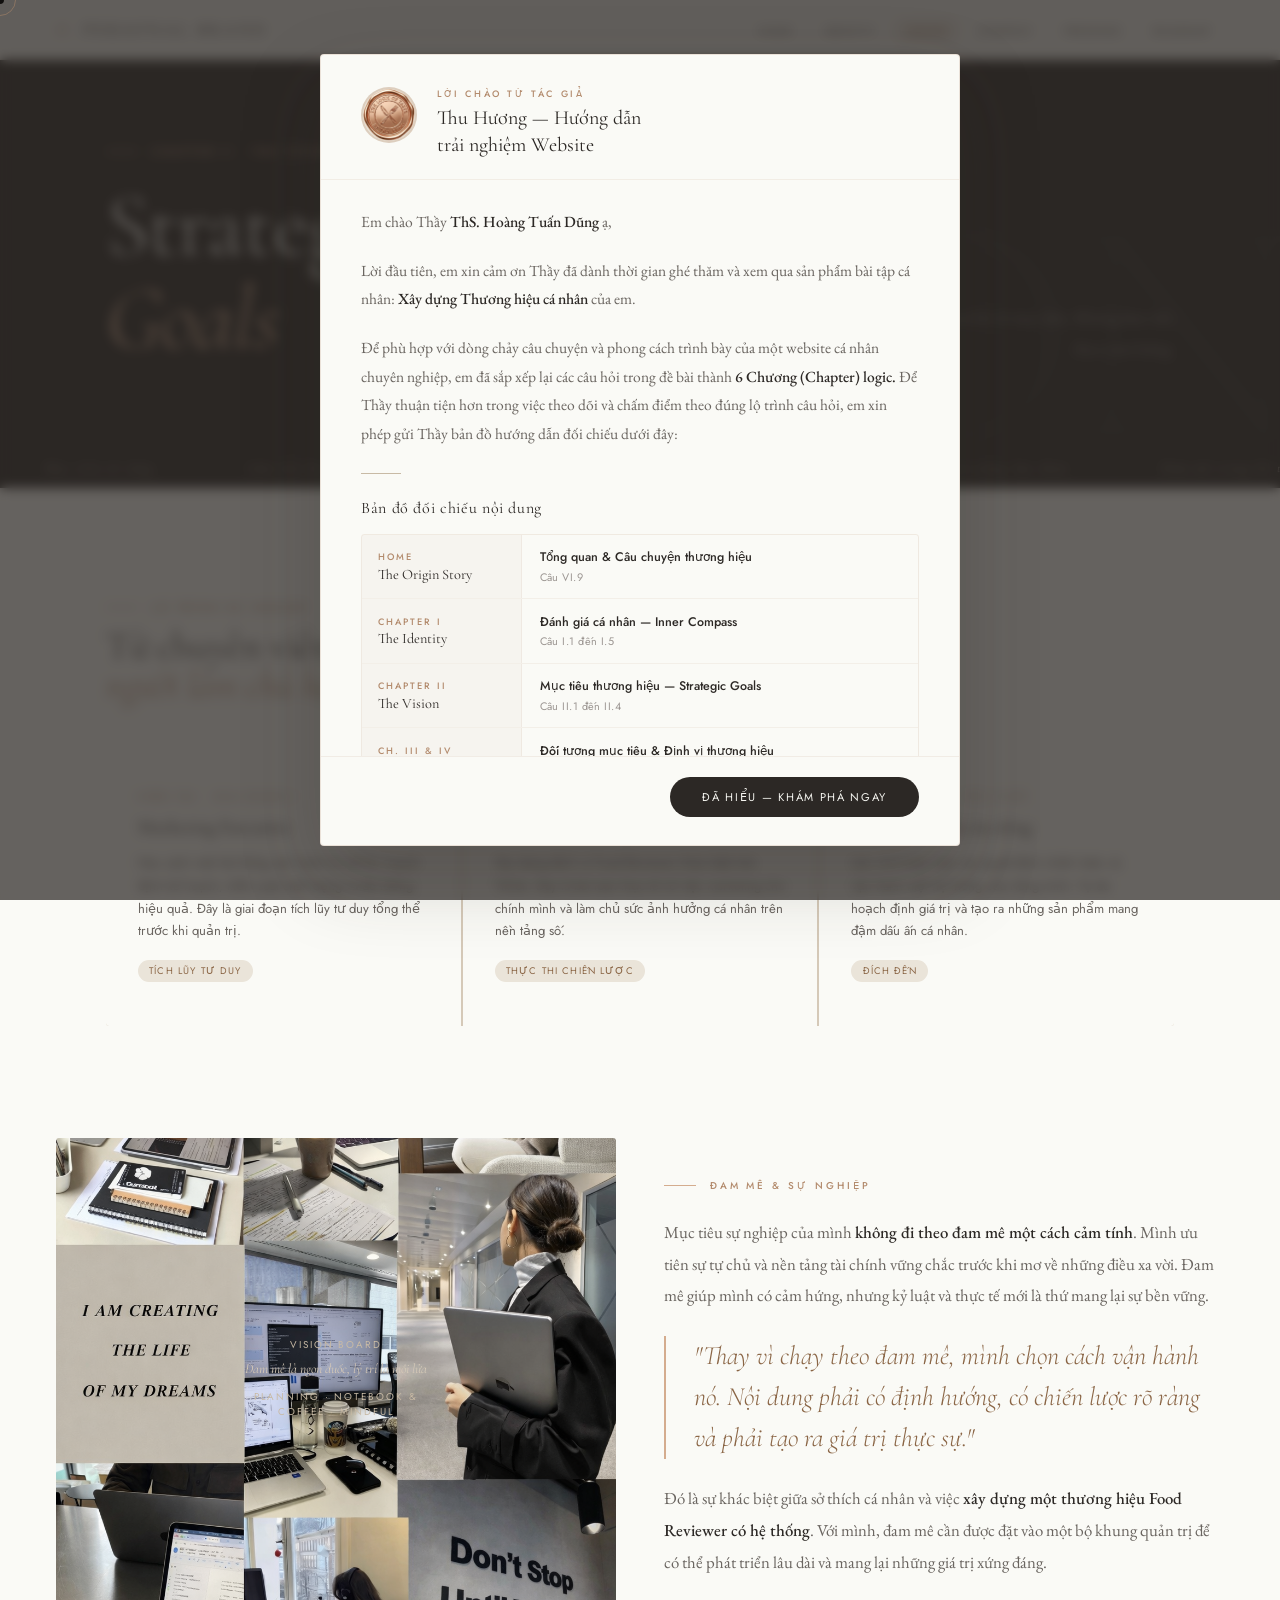
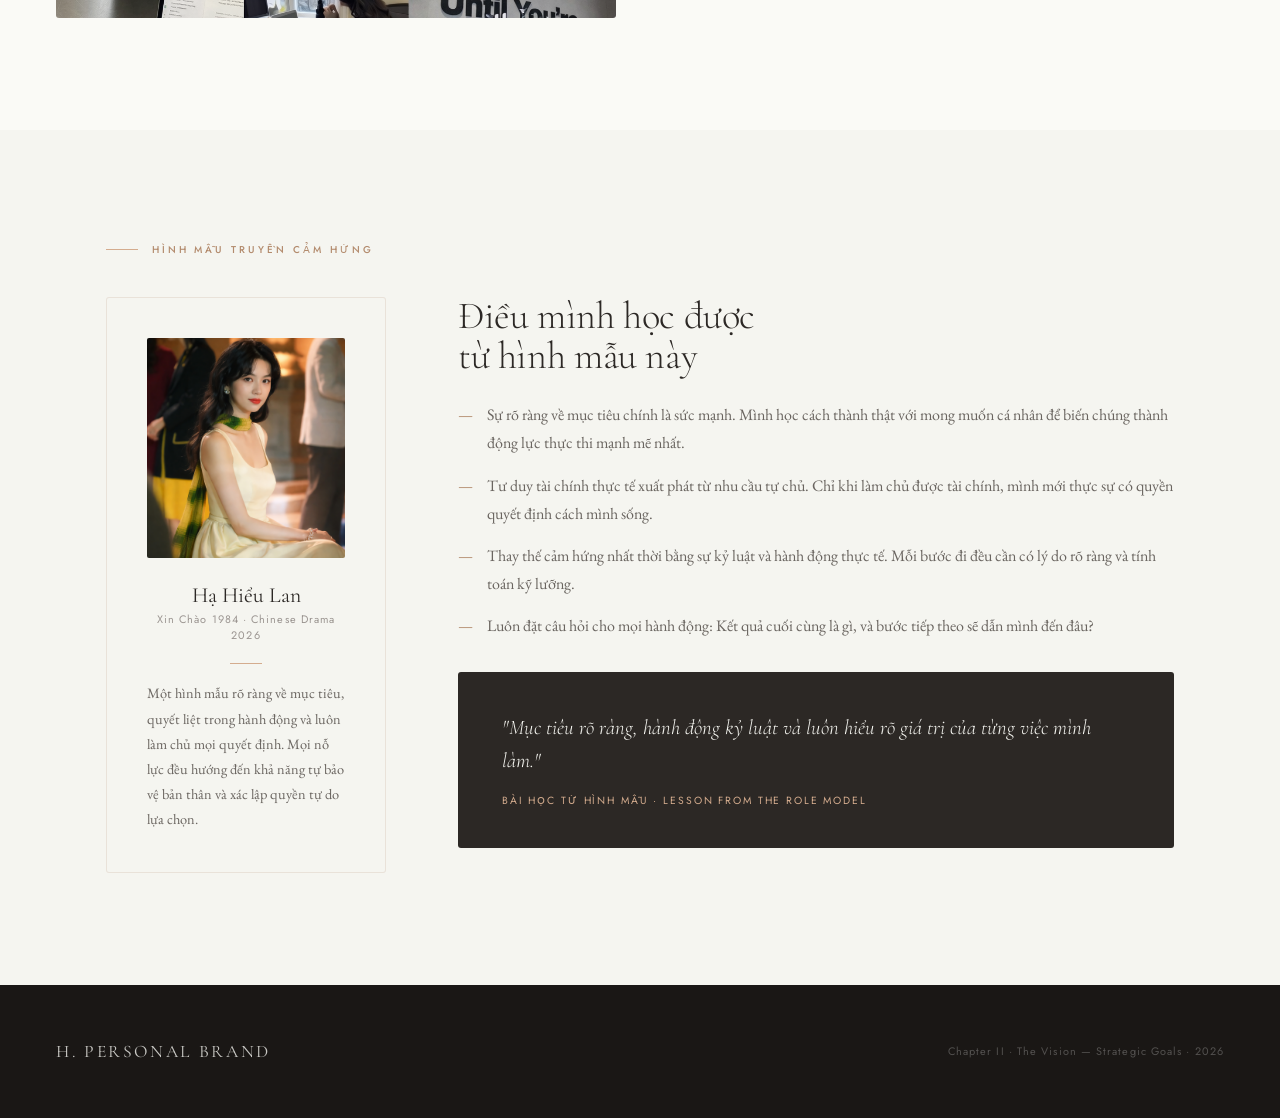
<file: vision.html>
<!DOCTYPE html>
<html lang="vi">
<head>
<meta charset="UTF-8">
<meta name="viewport" content="width=device-width, initial-scale=1.0">
<title>Ch. II — The Vision · Strategic Goals</title>
<link rel="stylesheet" href="style.css">
<style>
.page-hero { padding: 9rem 0 5rem; background: var(--charcoal); position: relative; overflow: hidden; }
.page-hero::after {
  content: 'VISION';
  font-family: 'Cormorant Garamond', serif; font-size: 20rem; font-weight: 300;
  color: rgba(255,255,255,0.025); position: absolute; bottom: -3rem; right: -1rem;
  line-height: 1; pointer-events: none; letter-spacing: -0.02em;
}
.hero-title { color: var(--cream); }
.hero-title em { color: var(--accent-light); }

.career-steps { display: grid; grid-template-columns: repeat(3,1fr); gap: 2px; background: var(--sand); border-radius: 3px; overflow: hidden; }
.cs-item { background: var(--warm-white); padding: 2.75rem 2rem; transition: background .2s; }
.cs-item:hover { background: var(--cream); }
.cs-phase { font-size: 0.6rem; letter-spacing: 0.28em; text-transform: uppercase; color: var(--accent); margin-bottom: 0.65rem; }
.cs-title { font-family: 'Cormorant Garamond', serif; font-size: 1.2rem; color: var(--charcoal); margin-bottom: 0.85rem; }
.cs-body { font-size: 0.82rem; color: var(--mid); line-height: 1.72; }
.cs-badge { display: inline-block; margin-top: 1.1rem; font-size: 0.6rem; letter-spacing: 0.12em; text-transform: uppercase; background: var(--beige); color: var(--accent-deep); padding: 0.25rem 0.7rem; border-radius: 20px; }

.goals-2col { display: grid; grid-template-columns: 1fr 1fr; gap: 1.75rem; }
.goal-card { padding: 2.5rem; border: 1px solid rgba(179,139,109,0.14); border-radius: 3px; transition: transform .3s, box-shadow .3s; }
.goal-card:hover { transform: translateY(-4px); box-shadow: 0 16px 48px rgba(44,40,37,0.07); }
.goal-n { font-family: 'Cormorant Garamond', serif; font-size: 4rem; font-weight: 300; color: var(--beige); line-height: 1; margin-bottom: 0.25rem; }
.goal-title { font-family: 'Cormorant Garamond', serif; font-size: 1.15rem; color: var(--charcoal); margin-bottom: 0.7rem; }
.goal-body { font-family: 'EB Garamond', serif; font-size: 0.96rem; color: var(--mid); line-height: 1.82; }

.model-grid { display: grid; grid-template-columns: 280px 1fr; gap: 4.5rem; align-items: start; }
.model-card { background: var(--cream); border: 1px solid rgba(179,139,109,0.18); border-radius: 3px; padding: 2.5rem; text-align: center; }
.model-img-wrap { width: 100%; margin-bottom: 1.5rem; }
.model-name { font-family: 'Cormorant Garamond', serif; font-size: 1.35rem; color: var(--charcoal); margin-bottom: 0.2rem; }
.model-origin { font-size: 0.68rem; letter-spacing: 0.1em; color: var(--muted); margin-bottom: 1.25rem; }
.model-body { font-family: 'EB Garamond', serif; font-size: 0.9rem; color: var(--mid); line-height: 1.75; text-align: left; }
.lesson-list { list-style: none; margin-top: 1.5rem; display: flex; flex-direction: column; gap: 0.9rem; }
.lesson-list li { font-family: 'EB Garamond', serif; font-size: 1rem; color: var(--mid); line-height: 1.75; display: flex; gap: 0.85rem; }
.lesson-list li::before { content: '—'; color: var(--accent); flex-shrink: 0; }
.dark-pull { background: var(--charcoal); padding: 2.5rem 2.75rem; border-radius: 3px; margin-top: 2rem; }
.dark-pull p { font-family: 'Cormorant Garamond', serif; font-size: 1.3rem; font-style: italic; font-weight: 300; color: var(--cream); line-height: 1.55; }
.dark-pull small { display: block; font-size: 0.65rem; letter-spacing: 0.18em; text-transform: uppercase; color: var(--accent-light); margin-top: 1rem; font-style: normal; font-family: 'Jost', sans-serif; }
</style>
</head>
<body>
<div class="cursor"></div><div class="cursor-ring"></div><div class="page-veil"></div>
<!-- ═══════════════════════════════════════════
     MODAL WELCOME 
     ═══════════════════════════════════════════ -->
<style>
.modal-overlay {
  position: fixed; inset: 0; z-index: 7000;
  background: rgba(44,40,37,0.72);
  backdrop-filter: blur(6px);
  display: flex; align-items: center; justify-content: center;
  padding: 1.5rem;
  opacity: 0; animation: overlayIn .5s ease .2s forwards;
}
@keyframes overlayIn { to { opacity: 1; } }

.modal-box {
  background: var(--warm-white);
  border: 1px solid rgba(179,139,109,0.22);
  border-radius: 4px;
  width: 100%; max-width: 640px;
  max-height: 88vh;
  display: flex; flex-direction: column;
  overflow: hidden;
  transform: translateY(28px); opacity: 0;
  animation: boxIn .55s cubic-bezier(.4,0,.2,1) .35s forwards;
  box-shadow: 0 32px 80px rgba(44,40,37,0.22);
}
@keyframes boxIn { to { transform: translateY(0); opacity: 1; } }

.modal-header {
  padding: 2rem 2.5rem 1.25rem;
  border-bottom: 1px solid rgba(179,139,109,0.12);
  display: flex; align-items: flex-start; gap: 1.25rem;
}
.modal-avatar {
  width: 56px; height: 56px; border-radius: 50%; flex-shrink: 0;
  background: var(--beige); overflow: hidden;
  border: 2px solid rgba(179,139,109,0.25);
  position: relative;
}
.modal-avatar img {
  width: 100%; height: 100%; object-fit: cover; display: block;
}
.modal-avatar-placeholder {
  position: absolute; inset: 0;
  display: flex; align-items: center; justify-content: center;
  font-size: 0.52rem; letter-spacing: 0.1em; text-transform: uppercase;
  color: var(--parchment); text-align: center; line-height: 1.4;
  padding: 4px;
}
.modal-header-text {}
.modal-kicker {
  font-size: 0.58rem; letter-spacing: 0.28em; text-transform: uppercase;
  color: var(--accent); margin-bottom: 0.3rem; font-weight: 500;
}
.modal-title {
  font-family: 'Cormorant Garamond', serif;
  font-size: 1.25rem; font-weight: 400; color: var(--charcoal);
  line-height: 1.35;
}

.modal-body {
  padding: 1.75rem 2.5rem;
  overflow-y: auto;
  flex: 1;
}
.modal-body::-webkit-scrollbar { width: 4px; }
.modal-body::-webkit-scrollbar-track { background: transparent; }
.modal-body::-webkit-scrollbar-thumb { background: var(--sand); border-radius: 2px; }

.modal-greeting {
  font-family: 'EB Garamond', serif;
  font-size: 0.97rem; color: var(--mid); line-height: 1.85;
  margin-bottom: 1.25rem;
}
.modal-greeting strong { color: var(--charcoal); font-weight: 500; }

.modal-divider {
  width: 2.5rem; height: 1px;
  background: var(--parchment); margin: 1.5rem 0;
}

.modal-map-title {
  font-family: 'Cormorant Garamond', serif;
  font-size: 1rem; font-weight: 400; color: var(--charcoal);
  margin-bottom: 1rem; letter-spacing: 0.04em;
}

.modal-map {
  display: flex; flex-direction: column; gap: 0;
  border: 1px solid rgba(179,139,109,0.15);
  border-radius: 3px; overflow: hidden;
}
.modal-map-row {
  display: grid; grid-template-columns: 160px 1fr;
  border-bottom: 1px solid rgba(179,139,109,0.1);
  text-decoration: none;
  transition: background .2s;
}
.modal-map-row:last-child { border: none; }
.modal-map-row:hover { background: var(--cream); }
.modal-map-left {
  padding: 0.85rem 1rem;
  background: rgba(179,139,109,0.05);
  border-right: 1px solid rgba(179,139,109,0.1);
  display: flex; flex-direction: column; justify-content: center;
}
.modal-map-chapter {
  font-size: 0.58rem; letter-spacing: 0.22em; text-transform: uppercase;
  color: var(--accent); font-weight: 500;
}
.modal-map-page {
  font-family: 'Cormorant Garamond', serif;
  font-size: 0.9rem; color: var(--charcoal); margin-top: 0.15rem;
}
.modal-map-right {
  padding: 0.85rem 1.1rem;
  display: flex; flex-direction: column; justify-content: center;
}
.modal-map-topic {
  font-size: 0.78rem; color: var(--charcoal); font-weight: 500;
  margin-bottom: 0.15rem;
}
.modal-map-ref {
  font-size: 0.68rem; color: var(--muted); letter-spacing: 0.04em;
}

.modal-closing {
  font-family: 'EB Garamond', serif;
  font-size: 0.95rem; color: var(--mid); line-height: 1.85;
  margin-top: 1.25rem; font-style: italic;
}

.modal-footer {
  padding: 1.25rem 2.5rem 1.75rem;
  border-top: 1px solid rgba(179,139,109,0.12);
  display: flex; justify-content: flex-end;
}
.modal-btn {
  background: var(--charcoal); color: var(--cream);
  border: none; border-radius: 30px;
  padding: 0.75rem 2rem;
  font-family: 'Jost', sans-serif;
  font-size: 0.7rem; letter-spacing: 0.15em; text-transform: uppercase;
  cursor: pointer;
  transition: background .2s, transform .15s;
}
.modal-btn:hover { background: var(--accent-deep); transform: translateY(-1px); }
</style>

<div class="modal-overlay" id="welcomeModal" role="dialog" aria-modal="true" aria-labelledby="modalTitle">
  <div class="modal-box">

    <div class="modal-header">
      <div class="modal-avatar">
        <!-- Thay src="" bằng đường dẫn ảnh chân dung của em (100×100px, hình tròn) -->
        <img src="./assets/welcome_card.png" alt="Thu Hương" width="100" height="100" onerror="this.style.display='none'">
      </div>
      <div class="modal-header-text">
        <p class="modal-kicker">Lời chào từ tác giả</p>
        <h2 class="modal-title" id="modalTitle">
          Thu Hương — Hướng dẫn<br>trải nghiệm Website
        </h2>
      </div>
    </div>

    <div class="modal-body">
      <p class="modal-greeting">
        Em chào Thầy <strong>ThS. Hoàng Tuấn Dũng</strong> ạ,
      </p>
      <p class="modal-greeting">
        Lời đầu tiên, em xin cảm ơn Thầy đã dành thời gian ghé thăm và xem qua sản phẩm
        bài tập cá nhân: <strong>Xây dựng Thương hiệu cá nhân</strong> của em.
      </p>
      <p class="modal-greeting">
        Để phù hợp với dòng chảy câu chuyện và phong cách trình bày của một website cá nhân
        chuyên nghiệp, em đã sắp xếp lại các câu hỏi trong đề bài thành <strong>6 Chương (Chapter) logic.</strong>
        Để Thầy thuận tiện hơn trong việc theo dõi và chấm điểm theo đúng lộ trình câu hỏi,
        em xin phép gửi Thầy bản đồ hướng dẫn đối chiếu dưới đây:
      </p>

      <div class="modal-divider"></div>
      <p class="modal-map-title">Bản đồ đối chiếu nội dung</p>

      <div class="modal-map">
        <a href="index.html" class="modal-map-row">
          <div class="modal-map-left">
            <span class="modal-map-chapter">Home</span>
            <span class="modal-map-page">The Origin Story</span>
          </div>
          <div class="modal-map-right">
            <span class="modal-map-topic">Tổng quan & Câu chuyện thương hiệu</span>
            <span class="modal-map-ref">Câu VI.9</span>
          </div>
        </a>
        <a href="identity.html" class="modal-map-row">
          <div class="modal-map-left">
            <span class="modal-map-chapter">Chapter I</span>
            <span class="modal-map-page">The Identity</span>
          </div>
          <div class="modal-map-right">
            <span class="modal-map-topic">Đánh giá cá nhân — Inner Compass</span>
            <span class="modal-map-ref">Câu I.1 đến I.5</span>
          </div>
        </a>
        <a href="vision.html" class="modal-map-row">
          <div class="modal-map-left">
            <span class="modal-map-chapter">Chapter II</span>
            <span class="modal-map-page">The Vision</span>
          </div>
          <div class="modal-map-right">
            <span class="modal-map-topic">Mục tiêu thương hiệu — Strategic Goals</span>
            <span class="modal-map-ref">Câu II.1 đến II.4</span>
          </div>
        </a>
        <a href="strategy.html" class="modal-map-row">
          <div class="modal-map-left">
            <span class="modal-map-chapter">Ch. III & IV</span>
            <span class="modal-map-page">The Strategy</span>
          </div>
          <div class="modal-map-right">
            <span class="modal-map-topic">Đối tượng mục tiêu & Định vị thương hiệu</span>
            <span class="modal-map-ref">Câu III.1–III.4 & IV.1–IV.4</span>
          </div>
        </a>
        <a href="presence.html" class="modal-map-row">
          <div class="modal-map-left">
            <span class="modal-map-chapter">Chapter V</span>
            <span class="modal-map-page">The Presence</span>
          </div>
          <div class="modal-map-right">
            <span class="modal-map-topic">Nhận diện & Hình ảnh thương hiệu</span>
            <span class="modal-map-ref">Câu V.1 đến V.4</span>
          </div>
        </a>
        <a href="roadmap.html" class="modal-map-row">
          <div class="modal-map-left">
            <span class="modal-map-chapter">Chapter VI</span>
            <span class="modal-map-page">The Roadmap</span>
          </div>
          <div class="modal-map-right">
            <span class="modal-map-topic">Phân tích năng lực & Lộ trình hành động</span>
            <span class="modal-map-ref">Câu VI.1 đến VI.8</span>
          </div>
        </a>
      </div>

      <p class="modal-closing">
        Em hy vọng cách trình bày này sẽ mang lại cho Thầy một trải nghiệm mới mẻ
        và thấy được sự đầu tư nghiêm túc của em đối với bộ môn Quản trị thương hiệu.
        Em cảm ơn Thầy và chúc Thầy có một ngày làm việc hiệu quả ạ!
      </p>
    </div>

    <div class="modal-footer">
      <button class="modal-btn" onclick="closeModal()" id="modalCloseBtn">
        Đã hiểu — Khám phá ngay
      </button>
    </div>

  </div>
</div>
<nav>
  <a href="index.html" class="nav-logo"><em>H.</em> Personal Brand</a>
  <ul class="nav-links">
    <li><a href="index.html">Home</a></li>
    <li><a href="identity.html">Identity</a></li>
    <li><a href="vision.html">Vision</a></li>
    <li><a href="strategy.html">Strategy</a></li>
    <li><a href="presence.html">Presence</a></li>
    <li><a href="roadmap.html">Roadmap</a></li>
  </ul>
</nav>

<div class="page-hero">
  <div class="container">
    <div style="display:flex; justify-content:space-between; align-items:flex-end;">
      <div>
        <p class="label fade-up" style="color:var(--accent-light);">Chapter II · The Vision</p>
        <h1 class="display display-xl hero-title fade-up d2" style="margin-top:1.25rem;">Strategic<br><em>Goals</em></h1>
      </div>
      <p class="body-serif fade-up d2" style="max-width:300px; text-align:right; color:rgba(255,255,255,0.4);">
        Không mơ hồ về mục tiêu. Không làm việc theo cảm hứng.
      </p>
    </div>
  </div>
</div>

<div class="marquee-bar">
  <div class="marquee-inner">
    <span>Mục tiêu rõ ràng</span><span class="sep">·</span>
    <span>Làm việc kỷ luật</span><span class="sep">·</span>
    <span>Tư duy Marketing Executive</span><span class="sep">·</span>
    <span>Tự chủ tài chính</span><span class="sep">·</span>
    <span>Quyền năng lựa chọn</span><span class="sep">·</span>
    <span>Đam mê trong hệ thống</span><span class="sep">·</span>
    
    <span>Mục tiêu rõ ràng</span><span class="sep">·</span>
    <span>Làm việc kỷ luật</span><span class="sep">·</span>
    <span>Tư duy Marketing Executive</span><span class="sep">·</span>
    <span>Tự chủ tài chính</span><span class="sep">·</span>
    <span>Quyền năng lựa chọn</span><span class="sep">·</span>
    <span>Đam mê trong hệ thống</span><span class="sep">·</span>
  </div>
</div>

<section class="section">
  <div class="container">
    <p class="label fade-up">Lộ trình sự nghiệp</p>
    <h2 class="display display-md fade-up d1" style="margin: 0.75rem 0 2.5rem;">Từ chuyên viên đến<br><em>người làm chủ hệ thống</em></h2>
    <div class="career-steps fade-up d2">
      
      <div class="cs-item">
        <p class="cs-phase">Hiện tại · Giai đoạn I</p>
        <p class="cs-title">Marketing Executive</p>
        <p class="cs-body">Học cách một hệ thống vận hành từ cốt lõi: hoạch định kế hoạch, kiểm soát chất lượng và đo lường hiệu quả. Đây là giai đoạn tích lũy tư duy tổng thể trước khi quản trị.</p>
        <span class="cs-badge">Tích lũy tư duy</span>
      </div>

      <div class="cs-item">
        <p class="cs-phase">Song song · Giai đoạn II</p>
        <p class="cs-title">Personal Branding</p>
        <p class="cs-body">Xây dựng định vị Food Reviewer khác biệt trên TikTok. Đây là bài toán thực tế về việc marketing cho chính mình và làm chủ sức ảnh hưởng cá nhân trên nền tảng số.</p>
        <span class="cs-badge">Thực thi chiến lược</span>
      </div>

      <div class="cs-item">
        <p class="cs-phase">Dài hạn · Mục tiêu cuối</p>
        <p class="cs-title">Tự vận hành dự án riêng</p>
        <p class="cs-body">Làm chủ hoàn toàn các quyết định chiến lược và vận hành một hệ thống của riêng mình. Tự do hoạch định giá trị và tạo ra những sản phẩm mang đậm dấu ấn cá nhân.</p>
        <span class="cs-badge">Đích đến</span>
      </div>

    </div>
  </div>
</section>

<div style="padding:0 3.5rem; margin-bottom:7rem;">
  <div style="display:grid; grid-template-columns:1fr 1fr; gap:3rem; align-items:center;">
    <div class="img-wrap" style="height:480px; border-radius:3px;">
      <img src="./assets/vision board.png" alt="Vision visual — lên kế hoạch, tư duy chiến lược, bàn làm việc có notebook và coffee" width="760" height="960">
      <div class="img-placeholder">
        <p class="img-placeholder-label">Vision Board</p>
        <p class="img-placeholder-size">Đam mê là ngọn đuốc, lý trí là mồi lửa</p>
        <p class="img-placeholder-label" style="margin-top:0.25rem; max-width:180px; text-align:center;">Planning · Notebook & Coffee · Mindful</p>
      </div>
    </div>
    <div>
      <p class="label fade-up" style="margin-bottom:1.5rem;">Đam mê & Sự nghiệp</p>
      <p class="body-serif fade-up d1">
        Mục tiêu sự nghiệp của mình <strong>không đi theo đam mê một cách cảm tính</strong>. Mình ưu tiên sự tự chủ và nền tảng tài chính vững chắc trước khi mơ về những điều xa vời. Đam mê giúp mình có cảm hứng, nhưng kỷ luật và thực tế mới là thứ mang lại sự bền vững.
      </p>
      <div class="pull-quote" style="margin:1.5rem 0;">
        "Thay vì chạy theo đam mê, mình chọn cách vận hành nó. Nội dung phải có định hướng, có chiến lược rõ ràng và phải tạo ra giá trị thực sự."
      </div>
      <p class="body-serif fade-up d2">
        Đó là sự khác biệt giữa sở thích cá nhân và việc <strong>xây dựng một thương hiệu Food Reviewer có hệ thống</strong>. Với mình, đam mê cần được đặt vào một bộ khung quản trị để có thể phát triển lâu dài và mang lại những giá trị xứng đáng.
      </p>
    </div>
  </div>
</div>

<section class="section-alt">
  <div class="container">
    <p class="label fade-up" style="margin-bottom:2.5rem;">Hình mẫu truyền cảm hứng</p>
    <div class="model-grid fade-up d1">
      <div class="model-card">
        <div class="model-img-wrap">
          <div class="img-wrap" style="height:220px; border-radius:2px;">
            <img src="./assets/vison_model.png" alt="Hình mẫu Hạ Hiểu Lan — Xin chào 1984" width="280" height="440" >
          </div>
        </div>
        <p class="model-name">Hạ Hiểu Lan</p>
        <p class="model-origin">Xin Chào 1984 · Chinese Drama 2026</p>
        <div style="width:2rem; height:1px; background:var(--accent-light); margin:1rem auto;"></div>
        <p class="model-body">Một hình mẫu rõ ràng về mục tiêu, quyết liệt trong hành động và luôn làm chủ mọi quyết định. Mọi nỗ lực đều hướng đến khả năng tự bảo vệ bản thân và xác lập quyền tự do lựa chọn.</p>
      </div>
      <div>
        <h3 class="display display-md fade-up" style="margin-bottom:1.5rem;">Điều mình học được<br>từ hình mẫu này</h3>
        <ul class="lesson-list fade-up d1">
          <li>Sự rõ ràng về mục tiêu chính là sức mạnh. Mình học cách thành thật với mong muốn cá nhân để biến chúng thành động lực thực thi mạnh mẽ nhất.</li>
          <li>Tư duy tài chính thực tế xuất phát từ nhu cầu tự chủ. Chỉ khi làm chủ được tài chính, mình mới thực sự có quyền quyết định cách mình sống.</li>
          <li>Thay thế cảm hứng nhất thời bằng sự kỷ luật và hành động thực tế. Mỗi bước đi đều cần có lý do rõ ràng và tính toán kỹ lưỡng.</li>
          <li>Luôn đặt câu hỏi cho mọi hành động: Kết quả cuối cùng là gì, và bước tiếp theo sẽ dẫn mình đến đâu?</li>
        </ul>
        <div class="dark-pull fade-up d2">
          <p>"Mục tiêu rõ ràng, hành động kỷ luật và luôn hiểu rõ giá trị của từng việc mình làm."</p>
          <small>Bài học từ hình mẫu · Lesson from the role model</small>
        </div>
      </div>
    </div>
  </div>
</section>

<footer><span class="footer-logo">H. Personal Brand</span><span class="footer-copy">Chapter II · The Vision — Strategic Goals · 2026</span></footer>
<script src="script.js"></script>
</body>
</html>
</file>
<file: style.css>
@import url('https://fonts.googleapis.com/css2?family=Cormorant+Garamond:ital,wght@0,300;0,400;0,500;0,600;1,300;1,400;1,500&family=Jost:wght@300;400;500&family=EB+Garamond:ital,wght@0,400;0,500;1,400&display=swap');

:root {
  --cream:        #F5F5F0;
  --warm-white:   #FAFAF6;
  --beige:        #EAE4D9;
  --sand:         #D5C9B8;
  --parchment:    #C8BAA5;
  --charcoal:     #2C2825;
  --dark:         #1A1715;
  --mid:          #6A6560;
  --muted:        #9A9490;
  --accent:       #B38B6D;
  --accent-deep:  #8A6545;
  --accent-light: #D4AC8E;
  --accent-bright:#C47A45;
  --ink:          #3C3530;
}

*, *::before, *::after { box-sizing: border-box; margin: 0; padding: 0; }
html { scroll-behavior: smooth; font-size: 16px; }

body {
  font-family: 'Jost', sans-serif;
  background: var(--warm-white);
  color: var(--charcoal);
  cursor: none;
  overflow-x: hidden;
  -webkit-font-smoothing: antialiased;
}

/* ─── CUSTOM CURSOR ─────────────────────────────── */
.cursor {
  width: 8px; height: 8px;
  background: var(--charcoal);
  border-radius: 50%;
  position: fixed; top: 0; left: 0;
  pointer-events: none; z-index: 9999;
  transform: translate(-50%,-50%);
  transition: width .15s ease, height .15s ease, background .2s ease;
  mix-blend-mode: multiply;
}
.cursor-ring {
  width: 32px; height: 32px;
  border: 1px solid var(--accent);
  border-radius: 50%;
  position: fixed; top: 0; left: 0;
  pointer-events: none; z-index: 9998;
  transform: translate(-50%,-50%);
  transition: width .2s ease, height .2s ease, opacity .2s ease;
  opacity: 0.5;
}
body.cursor-hover .cursor { width: 5px; height: 5px; background: var(--accent-deep); }
body.cursor-hover .cursor-ring { width: 48px; height: 48px; opacity: 0.8; border-color: var(--accent-deep); }

/* ─── PAGE TRANSITION ───────────────────────────── */
.page-veil {
  position: fixed; inset: 0; z-index: 8000;
  background: var(--charcoal);
  transform: scaleY(0); transform-origin: top;
  pointer-events: none;
}

/* ─── NAVIGATION ────────────────────────────────── */
nav {
  position: fixed; top: 0; left: 0; right: 0; z-index: 1000;
  height: 60px;
  display: flex; align-items: center; justify-content: space-between;
  padding: 0 3.5rem;
  background: rgba(250,250,246,0.94);
  backdrop-filter: blur(20px);
  border-bottom: 1px solid rgba(179,139,109,0.14);
}
.nav-logo {
  font-family: 'Cormorant Garamond', serif;
  font-size: 1.05rem; font-weight: 400; letter-spacing: 0.18em;
  text-transform: uppercase; color: var(--charcoal);
  text-decoration: none;
}
.nav-logo em { font-style: italic; color: var(--accent); }
.nav-links { display: flex; gap: 0.25rem; list-style: none; }
.nav-links a {
  font-size: 0.68rem; font-weight: 400; letter-spacing: 0.08em;
  text-transform: uppercase; color: var(--mid);
  text-decoration: none; padding: 0.35rem 0.85rem;
  border-radius: 20px;
  transition: color .2s, background .2s;
}
.nav-links a:hover { color: var(--charcoal); background: rgba(179,139,109,0.07); }
.nav-links a.active { color: var(--accent-deep); background: rgba(179,139,109,0.1); }

/* ─── MARQUEE ───────────────────────────────────── */
.marquee-bar {
  background: var(--charcoal);
  overflow: hidden; padding: 0.6rem 0;
}
.marquee-inner {
  display: inline-flex;
  animation: scrollLeft 36s linear infinite;
  white-space: nowrap;
}
.marquee-inner span {
  font-family: 'Cormorant Garamond', serif;
  font-size: 0.78rem; font-weight: 400; font-style: italic;
  letter-spacing: 0.18em;
  color: rgba(255, 241, 231, 0.75);
  padding: 0 2.8rem;
}
.marquee-inner .sep {
  color: rgba(179,139,109,0.4);
  padding: 0; font-style: normal; font-size: 0.55rem;
  align-self: center;
}
@keyframes scrollLeft {
  from { transform: translateX(0); }
  to   { transform: translateX(-50%); }
}

/* ─── TYPOGRAPHY ────────────────────────────────── */
.display {
  font-family: 'Cormorant Garamond', serif;
  font-weight: 300; line-height: 1.04;
  letter-spacing: -0.01em;
}
.display em { font-style: italic; color: var(--accent); }
.display-xl { font-size: clamp(3.6rem, 7vw, 6.5rem); }
.display-lg { font-size: clamp(2.8rem, 5vw, 4.5rem); }
.display-md { font-size: clamp(1.8rem, 3vw, 2.6rem); }

.body-serif {
  font-family: 'EB Garamond', serif;
  font-size: 1.05rem; line-height: 1.9;
  color: var(--mid); font-weight: 400;
}
.body-serif em { font-style: italic; color: var(--ink); }
.body-serif strong { font-weight: 500; color: var(--charcoal); }

.label {
  font-size: 0.62rem; letter-spacing: 0.3em;
  text-transform: uppercase; font-weight: 500;
  color: var(--accent);
  display: flex; align-items: center; gap: 0.85rem;
}
.label::before { content: ''; display: block; width: 2rem; height: 1px; background: var(--accent-light); }

/* ─── LAYOUT ─────────────────────────────────────── */
.container    { max-width: 1180px; margin: 0 auto; padding: 0 3.5rem; }
.container-sm { max-width: 760px;  margin: 0 auto; padding: 0 3.5rem; }
.section      { padding: 7rem 0; }
.section-sm   { padding: 5rem 0; }
.section-alt  { padding: 7rem 0; background: var(--cream); }

/* ─── DIVIDER ────────────────────────────────────── */
.rule { width: 3.5rem; height: 1px; background: var(--parchment); margin: 1.75rem 0; }
.rule-center { margin: 1.75rem auto; }

/* ─── PLACEHOLDERS ───────────────────────────────── */
.img-wrap {
  overflow: hidden; position: relative;
  background: var(--beige);
}
.img-wrap img {
  width: 100%; height: 100%;
  object-fit: cover; display: block;
  transition: transform 0.6s ease, filter 0.4s ease;
}
.img-wrap:hover img {
  transform: scale(1.03);
  filter: brightness(0.70);
}
.img-placeholder {
  position: absolute; inset: 0;
  display: flex; flex-direction: column;
  align-items: center; justify-content: center; gap: 0.5rem;
}
.img-placeholder-label {
  font-size: 0.62rem; letter-spacing: 0.2em; text-transform: uppercase;
  color: var(--parchment); text-align: center;
}
.img-placeholder-size {
  font-family: 'Cormorant Garamond', serif;
  font-size: 0.85rem; color: var(--sand); font-style: italic;
}

/* ─── BUTTONS ────────────────────────────────────── */
.btn {
  display: inline-block; text-decoration: none;
  font-size: 0.68rem; letter-spacing: 0.15em; text-transform: uppercase;
  font-family: 'Jost', sans-serif; font-weight: 400;
  cursor: none; border: none;
  transition: all .25s ease;
}
.btn-dark {
  background: var(--charcoal); color: var(--cream);
  padding: 0.8rem 2rem; border-radius: 30px;
}
.btn-dark:hover { background: var(--accent-deep); transform: translateY(-1px); }
.btn-outline {
  border: 1px solid rgba(44,40,37,0.25);
  color: var(--mid); padding: 0.8rem 2rem; border-radius: 30px;
}
.btn-outline:hover { border-color: var(--accent); color: var(--accent-deep); }
.btn-text {
  color: var(--accent-deep); padding: 0;
  display: inline-flex; align-items: center; gap: 0.5rem;
}
.btn-text::after { content: '→'; transition: transform .2s; }
.btn-text:hover::after { transform: translateX(4px); }

/* ─── CARDS ──────────────────────────────────────── */
.card-base {
  border: 1px solid rgba(179,139,109,0.16);
  border-radius: 3px; background: var(--warm-white);
  transition: transform .3s ease, box-shadow .3s ease;
}
.card-base:hover {
  transform: translateY(-5px);
  box-shadow: 0 20px 56px rgba(44,40,37,0.09);
}
.card-dark { background: var(--charcoal); border-color: rgba(255,255,255,0.05); }

/* ─── PULL QUOTE ──────────────────────────────────── */
.pull-quote {
  font-family: 'Cormorant Garamond', serif;
  font-size: clamp(1.2rem, 2.2vw, 1.65rem);
  font-style: italic; font-weight: 300;
  line-height: 1.55; color: var(--accent-deep);
  border-left: 2px solid var(--accent-light);
  padding-left: 1.75rem;
  margin: 2.5rem 0;
}

/* ─── FADE UP ANIMATION ───────────────────────────── */
.fade-up {
  opacity: 0; transform: translateY(24px);
  animation: fadeUp .85s ease forwards;
}
@keyframes fadeUp { to { opacity: 1; transform: translateY(0); } }
.d1 { animation-delay: .1s; }
.d2 { animation-delay: .25s; }
.d3 { animation-delay: .4s; }
.d4 { animation-delay: .55s; }
.d5 { animation-delay: .7s; }

/* ─── FOOTER ──────────────────────────────────────── */
footer {
  background: var(--dark);
  padding: 3.5rem 3.5rem;
  display: flex; justify-content: space-between; align-items: center;
  flex-wrap: wrap; gap: 1rem;
}
.footer-logo {
  font-family: 'Cormorant Garamond', serif;
  font-size: 1.1rem; font-weight: 400;
  letter-spacing: 0.15em; text-transform: uppercase;
  color: rgba(245,245,240,0.8);
}
.footer-copy {
  font-size: 0.68rem; letter-spacing: 0.1em; color: rgba(255,255,255,0.25);
}
</file>
